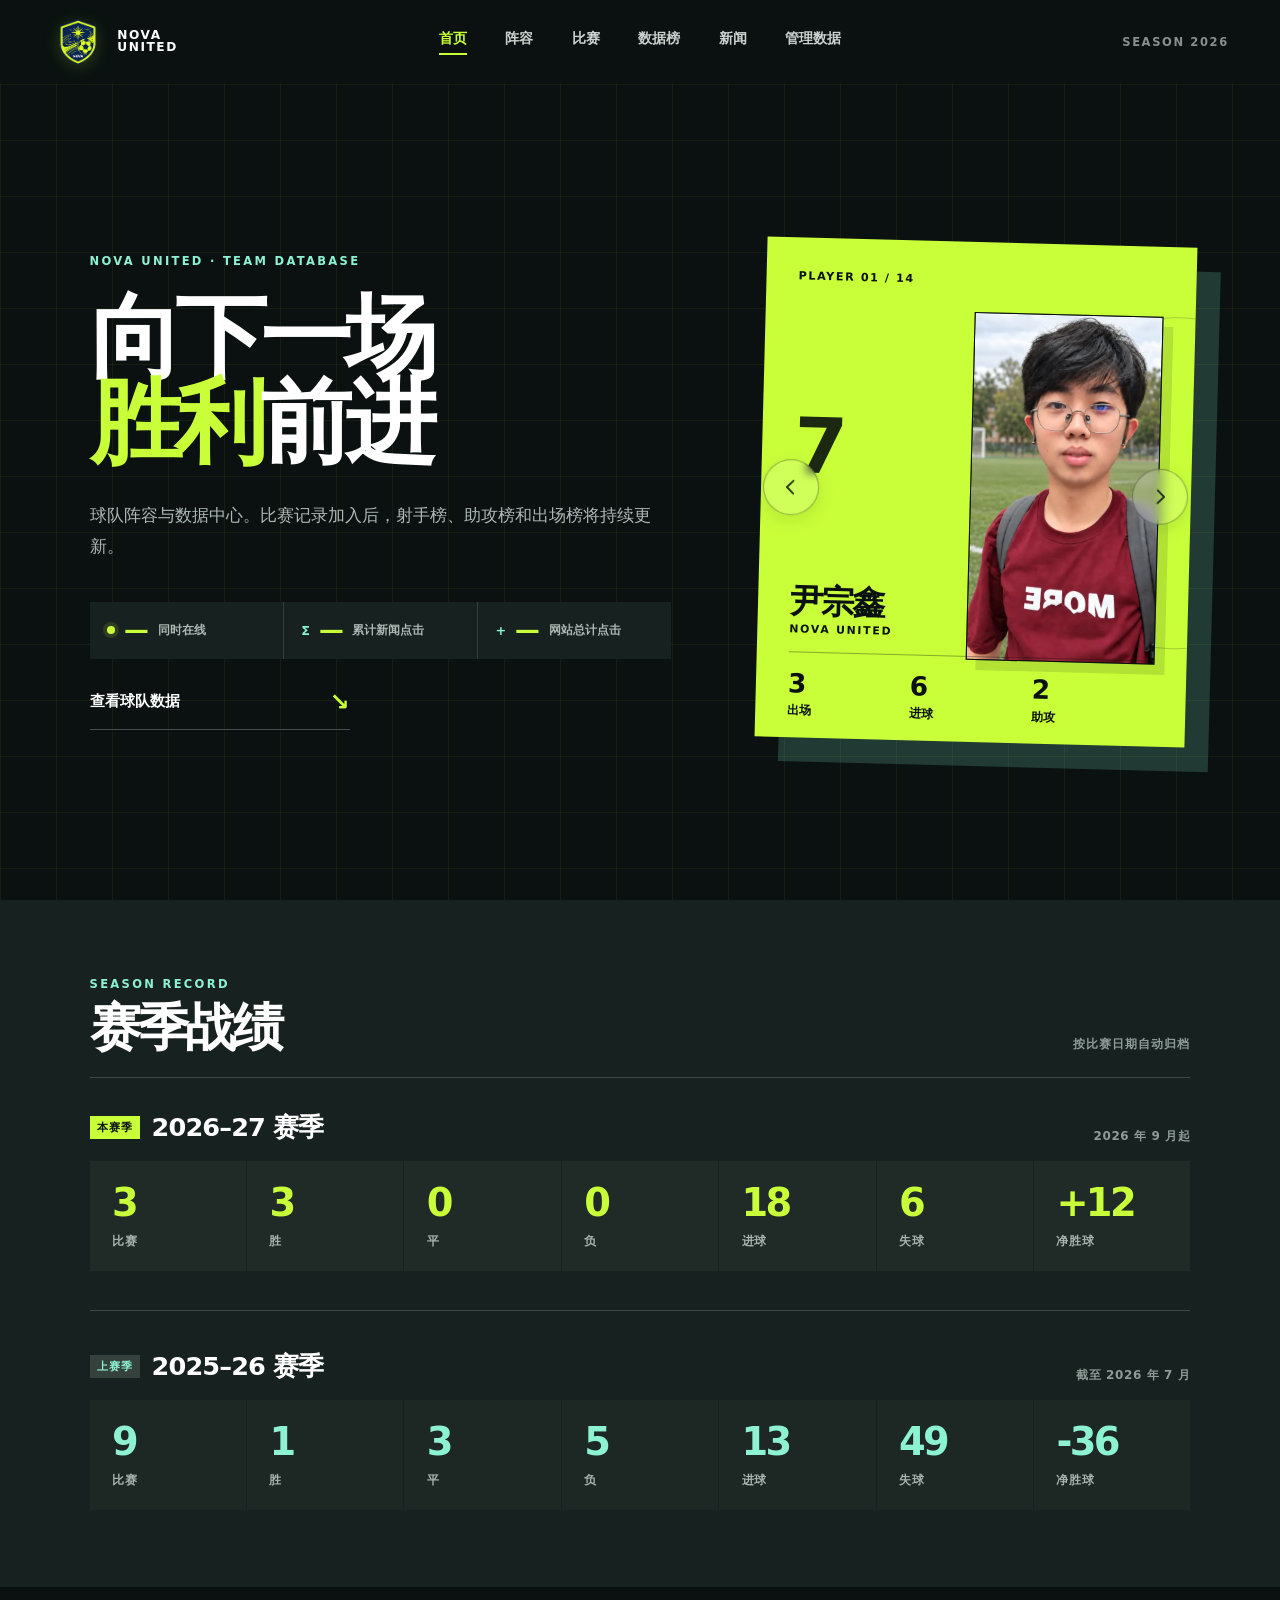
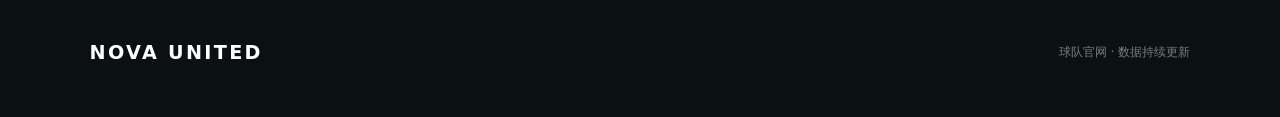
<file: index.html>
<!doctype html>
<html lang="zh-CN">
<head>
  <meta charset="utf-8">
  <meta name="viewport" content="width=device-width, initial-scale=1">
  <meta name="description" content="Nova United 球队官网">
  <title>Nova United · 首页</title>
  <link rel="icon" type="image/png" href="logo.png">
  <link rel="stylesheet" href="style.css?v=20260913-spotlight-controls-3">

  <style>
    .site-live-stats {
      background: #34403c;
      display: flex;
      gap: 1px;
      margin: 2rem 0 1.8rem;
      max-width: 660px;
    }
    .site-live-stat {
      align-items: center;
      background: var(--ink-soft);
      display: grid;
      flex: 1;
      gap: 0.55rem;
      grid-template-columns: auto auto 1fr;
      min-width: 0;
      padding: 1rem 1.1rem;
    }
    .site-live-stat strong {
      color: var(--lime);
      font-size: 1.55rem;
      line-height: 1;
    }
    .site-live-stat > span:last-child {
      color: #aeb8b4;
      font-size: 0.72rem;
      font-weight: 800;
      white-space: nowrap;
    }
    .live-indicator {
      background: var(--lime);
      border-radius: 50%;
      box-shadow: 0 0 0 4px rgba(200, 255, 57, 0.12);
      height: 8px;
      width: 8px;
    }
    .stat-symbol {
      color: var(--mint);
      font-size: 0.8rem;
      font-weight: 900;
    }
    @media (max-width: 600px) {
      .site-live-stats {
        display: grid;
        grid-template-columns: repeat(3, minmax(0, 1fr));
        max-width: none;
      }
      .site-live-stat {
        align-items: center;
        display: flex;
        flex-direction: column;
        gap: 0.38rem;
        justify-content: center;
        min-height: 96px;
        padding: 0.8rem 0.35rem;
        text-align: center;
      }
      .site-live-stat strong {
        font-size: 1.4rem;
      }
      .site-live-stat > span:last-child {
        font-size: 0.62rem;
        line-height: 1.25;
        white-space: normal;
      }
    }
  </style>
</head>
<body>
  <header class="site-header">
    <a class="brand" href="index.html" aria-label="Nova United 首页"><img class="brand-logo" src="logo.png" alt="Nova United 队徽"><span class="brand-name">NOVA<br>UNITED</span></a>
    <nav class="main-nav" aria-label="主导航">
      <a class="active" href="index.html" aria-current="page">首页</a>
      <a href="players.html">阵容</a>
      <a href="matches.html">比赛</a>
      <a href="stats.html">数据榜</a>
      <a href="news.html">新闻</a>
      <a href="admin.html">管理数据</a>
    </nav>
    <div class="season-tag">SEASON 2026</div>
  </header>
  <main>
    <section class="hero">
      <div class="hero-copy">
        <p class="eyebrow">NOVA UNITED · TEAM DATABASE</p>
        <h1>向下一场<br><span>胜利</span>前进</h1>
        <p class="hero-intro">球队阵容与数据中心。比赛记录加入后，射手榜、助攻榜和出场榜将持续更新。</p>

        <div class="site-live-stats" aria-label="网站实时数据">
          <div class="site-live-stat">
            <span class="live-indicator" aria-hidden="true"></span>
            <strong id="online-count">—</strong>
            <span>同时在线</span>
          </div>
          <div class="site-live-stat">
            <span class="stat-symbol" aria-hidden="true">Σ</span>
            <strong id="total-clicks">—</strong>
            <span>累计新闻点击</span>
          </div>
          <div class="site-live-stat">
            <span class="stat-symbol" aria-hidden="true">+</span>
            <strong id="site-clicks">—</strong>
            <span>网站总计点击</span>
          </div>
        </div>
        <a class="hero-link" href="stats.html">查看球队数据 <span aria-hidden="true">↘</span></a>
      </div>
      <aside class="spotlight" aria-label="焦点球员">
        <div class="spotlight-label">PLAYER 01</div>
        <button class="spotlight-nav spotlight-prev" id="spotlight-prev" type="button" aria-label="上一位球员">
          <svg viewBox="0 0 24 24" aria-hidden="true"><path d="M14.5 5 7.5 12l7 7"/></svg>
        </button>
        <button class="spotlight-nav spotlight-next" id="spotlight-next" type="button" aria-label="下一位球员">
          <svg viewBox="0 0 24 24" aria-hidden="true"><path d="m9.5 5 7 7-7 7"/></svg>
        </button>
        <div class="spotlight-main">
          <div class="spotlight-identity">
            <div class="player-number" id="hero-number">—</div>
            <div class="player-name"><p id="hero-name">等待球员数据</p><span>NOVA UNITED</span></div>
          </div>
          <div class="spotlight-photo" id="hero-photo-wrap">
            <img id="hero-photo" alt="" hidden>
            <span id="hero-photo-placeholder" aria-hidden="true">NU</span>
          </div>
        </div>
        <div class="spotlight-stats" id="hero-stats"></div>
      </aside>
    </section>
    <section class="season-overview" aria-labelledby="season-title">
      <div class="season-overview-heading">
        <div><p class="eyebrow">SEASON RECORD</p><h2 id="season-title">赛季战绩</h2></div>
        <p>按比赛日期自动归档</p>
      </div>
      <div class="season-record-sections">
        <section class="season-record-group current-season" aria-labelledby="current-season-title">
          <div class="season-record-group-heading">
            <div><span class="season-status">本赛季</span><h3 id="current-season-title">2026–27 赛季</h3></div>
            <p>2026 年 9 月起</p>
          </div>
          <div class="season-record-grid" id="current-season-record-grid" aria-live="polite"></div>
        </section>
        <section class="season-record-group previous-season" aria-labelledby="previous-season-title">
          <div class="season-record-group-heading">
            <div><span class="season-status season-status-previous">上赛季</span><h3 id="previous-season-title">2025–26 赛季</h3></div>
            <p>截至 2026 年 7 月</p>
          </div>
          <div class="season-record-grid" id="previous-season-record-grid" aria-live="polite"></div>
        </section>
      </div>
    </section>
  </main>
  <footer><div class="footer-brand">NOVA UNITED</div><p>球队官网 · 数据持续更新</p></footer>
  <script src="data.js?v=20260914-season-numbers-4"></script>
  <script src="app.js?v=20261022-forecast-metrics"></script>


</body>
</html>
</file>
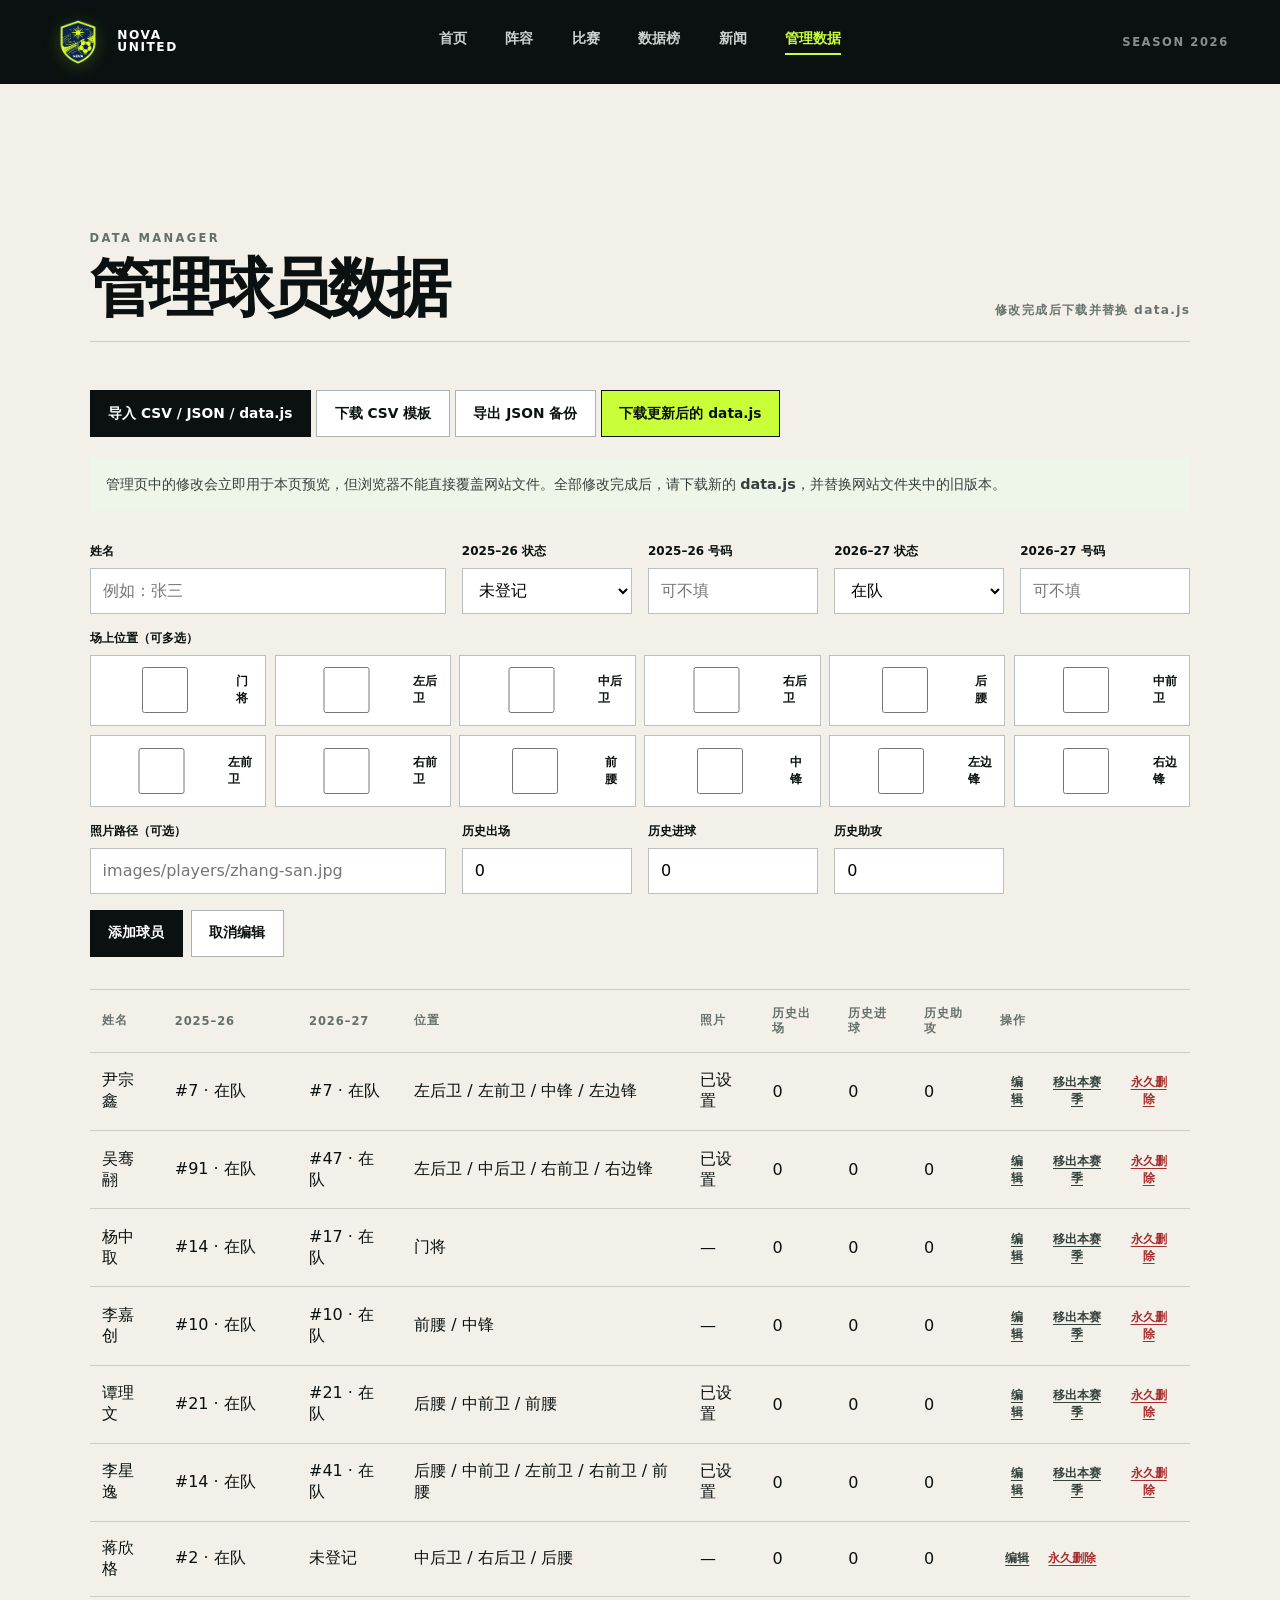
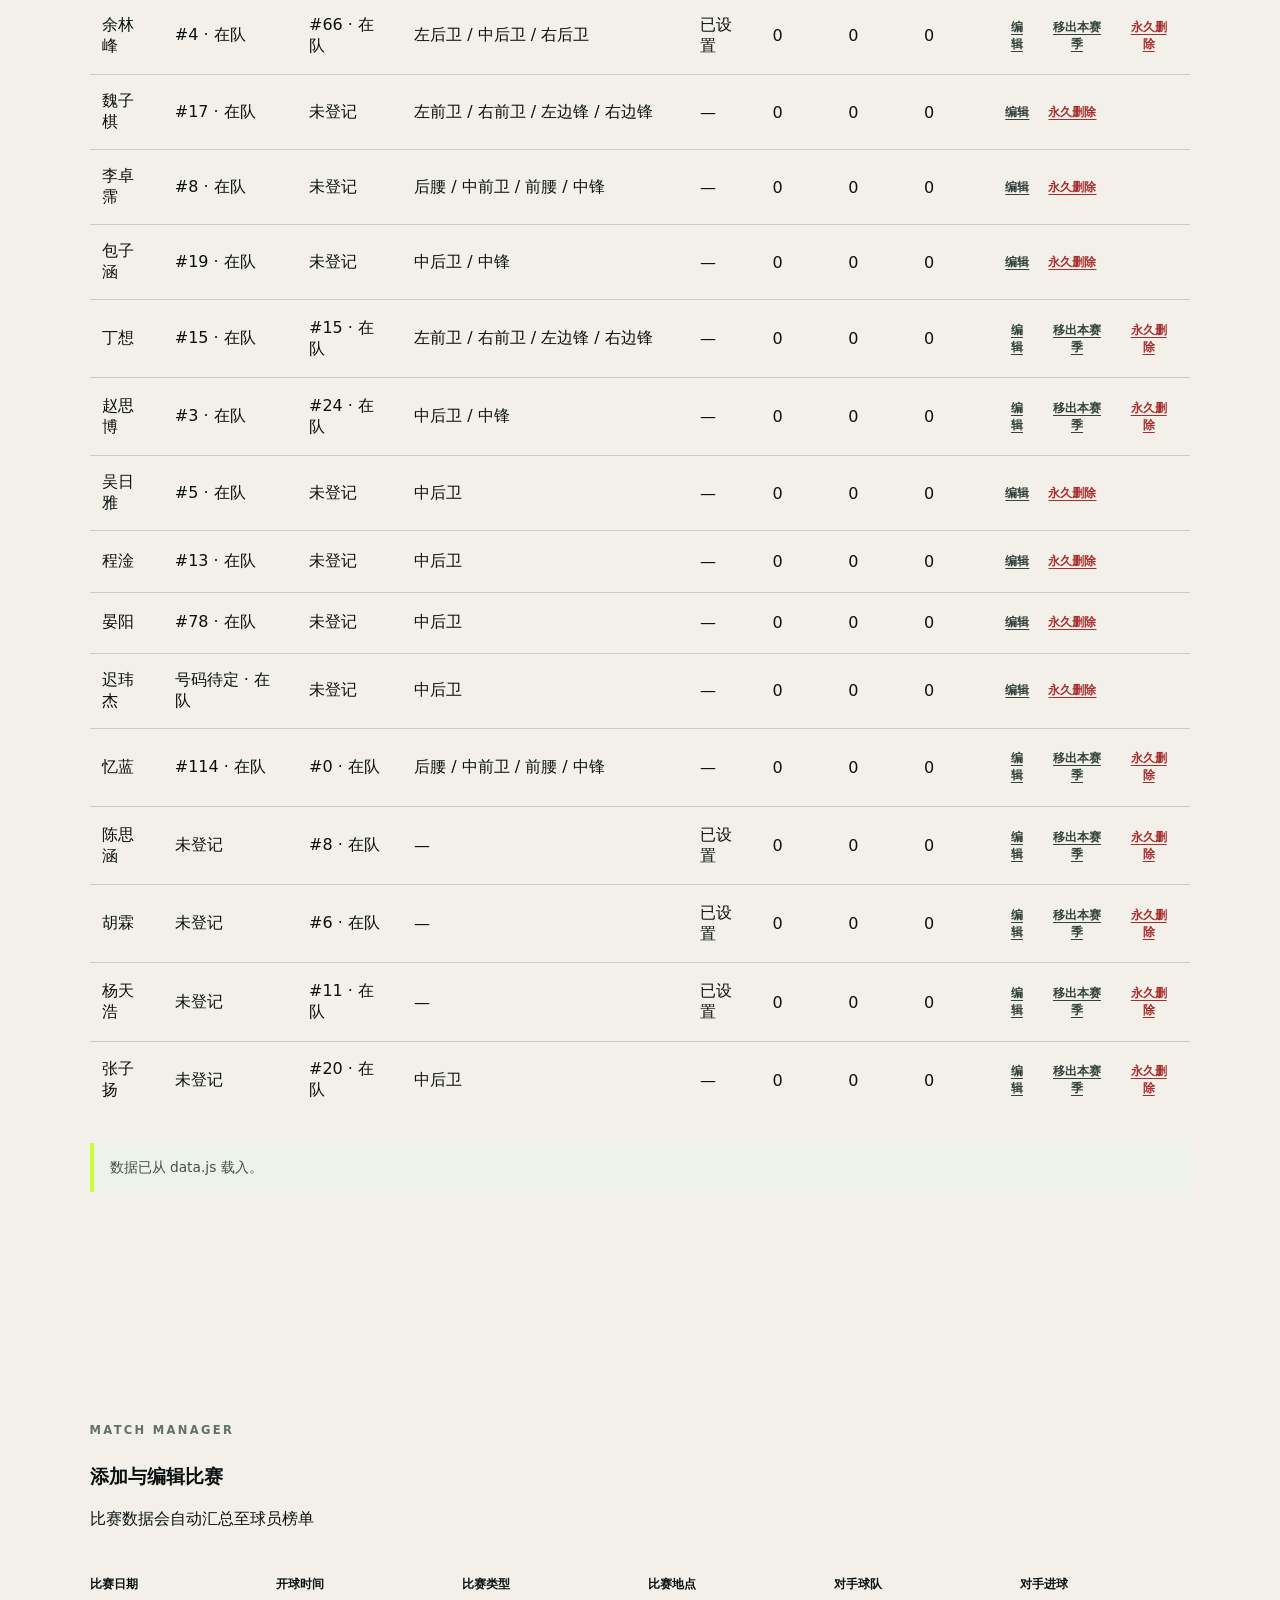
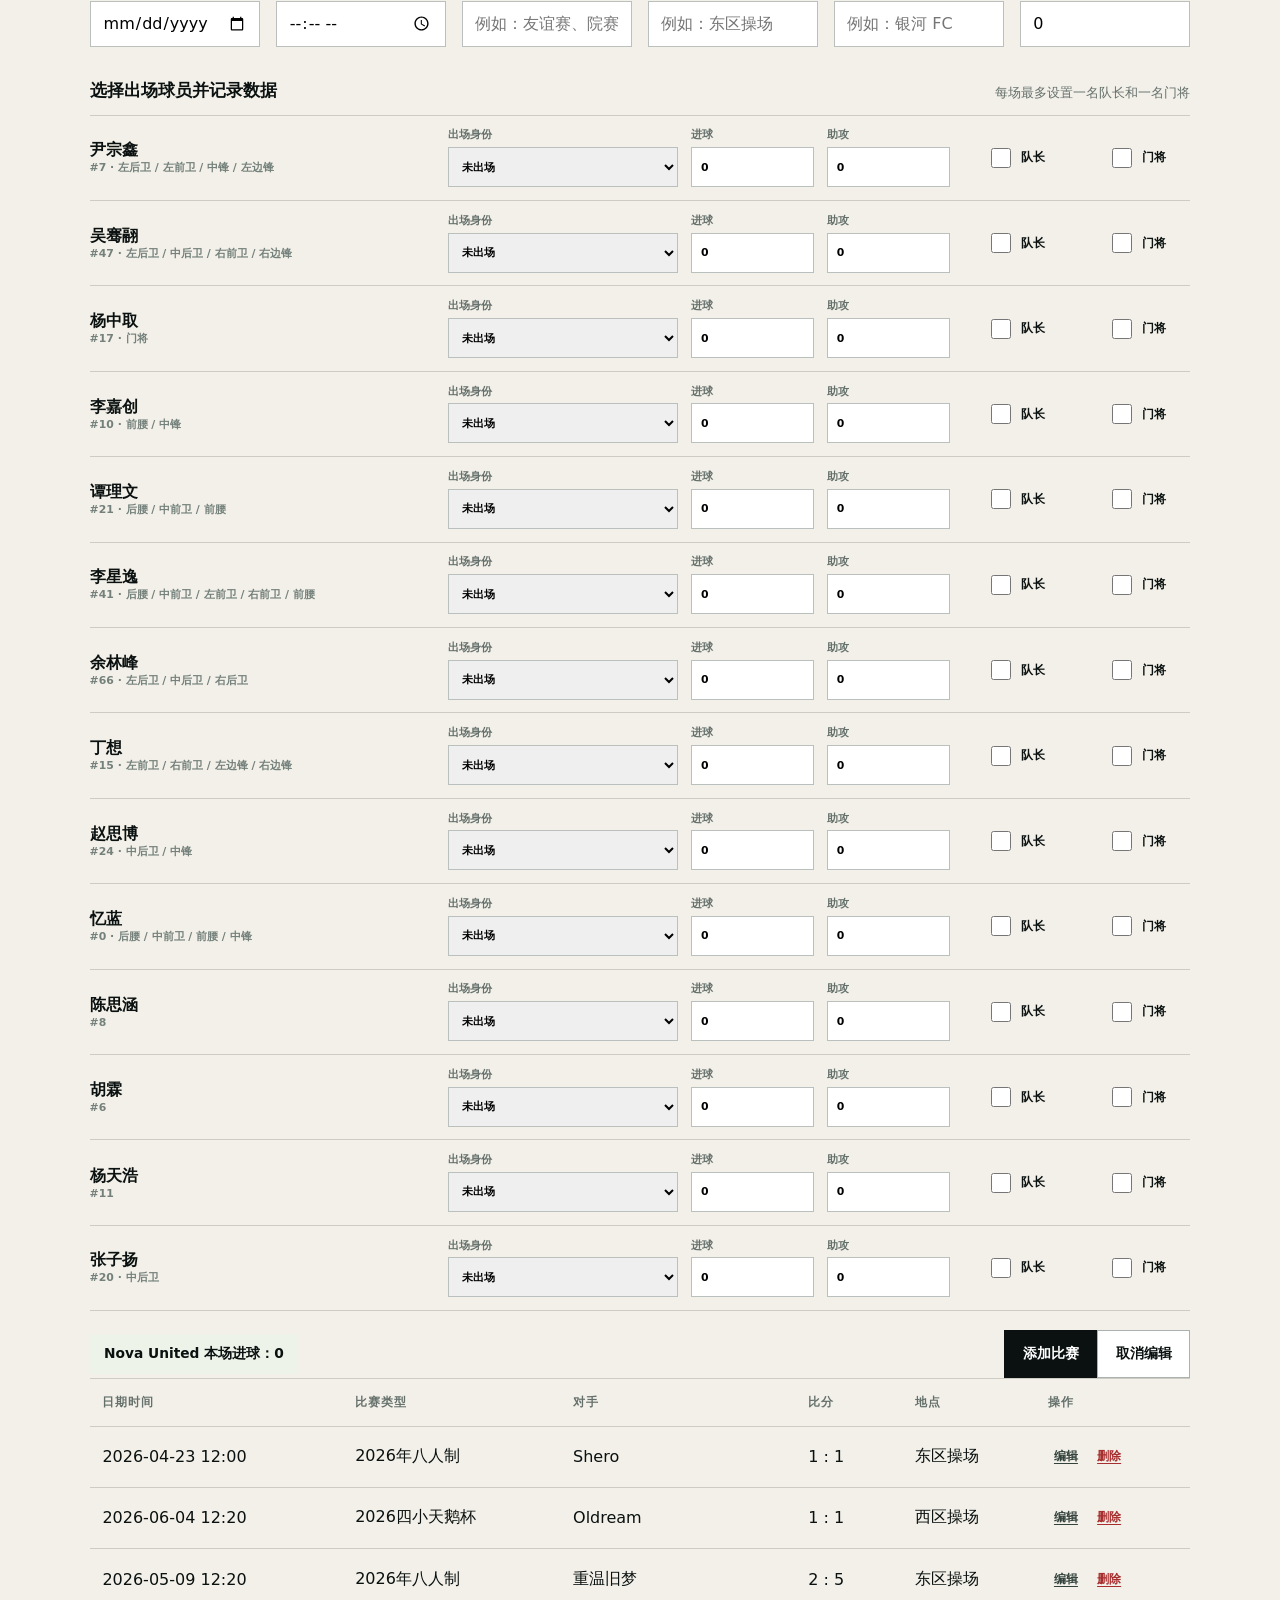
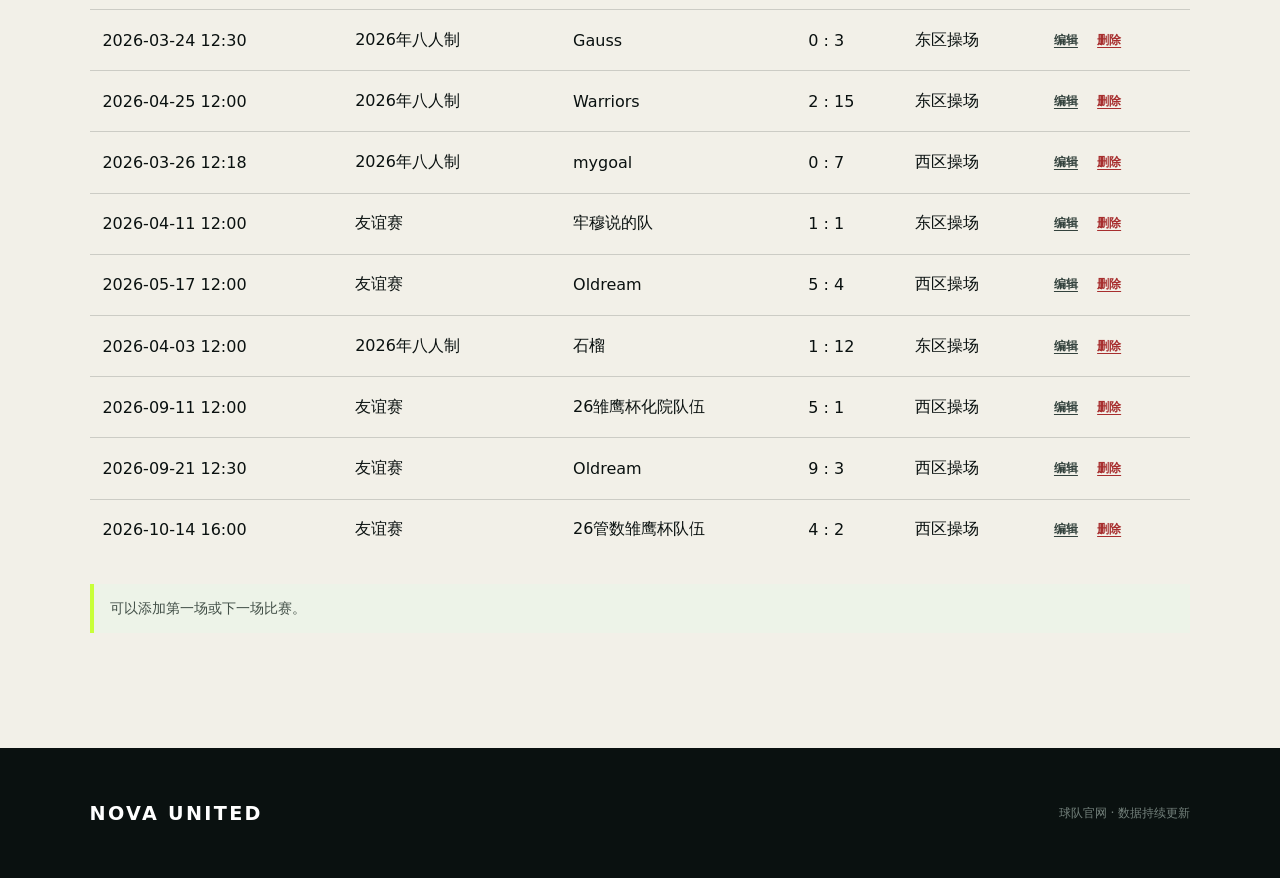
<file: admin.html>
<!doctype html>
<html lang="zh-CN">
<head>
  <meta charset="utf-8">
  <meta name="viewport" content="width=device-width, initial-scale=1">
  <meta name="description" content="Nova United 数据管理">
  <title>Nova United · 管理数据</title>
  <link rel="icon" type="image/png" href="logo.png">
  <link rel="stylesheet" href="style.css">
</head>
<body>
  <header class="site-header">
    <a class="brand" href="index.html" aria-label="Nova United 首页"><img class="brand-logo" src="logo.png" alt="Nova United 队徽"><span class="brand-name">NOVA<br>UNITED</span></a>
    <nav class="main-nav" aria-label="主导航">
      <a href="index.html">首页</a><a href="players.html">阵容</a><a href="matches.html">比赛</a><a href="stats.html">数据榜</a><a href="news.html">新闻</a><a class="active" href="admin.html" aria-current="page">管理数据</a>
    </nav>
    <div class="season-tag">SEASON 2026</div>
  </header>
  <main class="page-main">
    <section class="section manage-section">
      <div class="section-heading"><div><p class="eyebrow">DATA MANAGER</p><h2>管理球员数据</h2></div><p class="section-note">修改完成后下载并替换 data.js</p></div>
      <div class="manager-toolbar">
        <label class="button button-primary" for="data-file">导入 CSV / JSON / data.js</label>
        <input id="data-file" class="visually-hidden" type="file" accept=".csv,.json,.js,text/csv,application/json,text/javascript">
        <button class="button" id="download-template" type="button">下载 CSV 模板</button>
        <button class="button" id="export-json" type="button">导出 JSON 备份</button>
        <button class="button button-accent" id="export-data" type="button">下载更新后的 data.js</button>
      </div>
      <p class="save-notice">管理页中的修改会立即用于本页预览，但浏览器不能直接覆盖网站文件。全部修改完成后，请下载新的 <b>data.js</b>，并替换网站文件夹中的旧版本。</p>
      <form class="player-form" id="player-form">
        <div class="form-field form-name"><label for="player-name">姓名</label><input id="player-name" name="name" required placeholder="例如：张三"></div>
        <div class="form-field"><label for="previous-status">2025–26 状态</label><select id="previous-status" name="previousStatus"><option value="not_registered">未登记</option><option value="active">在队</option><option value="departed">离队</option></select></div>
        <div class="form-field"><label for="previous-number">2025–26 号码</label><input id="previous-number" name="previousNumber" type="number" min="0" placeholder="可不填"></div>
        <div class="form-field"><label for="current-status">2026–27 状态</label><select id="current-status" name="currentStatus"><option value="active" selected>在队</option><option value="departed">离队</option><option value="not_registered">未登记</option></select></div>
        <div class="form-field"><label for="current-number">2026–27 号码</label><input id="current-number" name="currentNumber" type="number" min="0" placeholder="可不填"></div>
        <fieldset class="form-field form-positions">
          <legend>场上位置（可多选）</legend>
          <div class="position-options" id="player-positions">
            <label><input name="positions" type="checkbox" value="门将">门将</label>
            <label><input name="positions" type="checkbox" value="左后卫">左后卫</label>
            <label><input name="positions" type="checkbox" value="中后卫">中后卫</label>
            <label><input name="positions" type="checkbox" value="右后卫">右后卫</label>
            <label><input name="positions" type="checkbox" value="后腰">后腰</label>
            <label><input name="positions" type="checkbox" value="中前卫">中前卫</label>
            <label><input name="positions" type="checkbox" value="左前卫">左前卫</label>
            <label><input name="positions" type="checkbox" value="右前卫">右前卫</label>
            <label><input name="positions" type="checkbox" value="前腰">前腰</label>
            <label><input name="positions" type="checkbox" value="中锋">中锋</label>
            <label><input name="positions" type="checkbox" value="左边锋">左边锋</label>
            <label><input name="positions" type="checkbox" value="右边锋">右边锋</label>
          </div>
        </fieldset>
        <div class="form-field form-photo"><label for="player-photo">照片路径（可选）</label><input id="player-photo" name="photo" placeholder="images/players/zhang-san.jpg"></div>
        <div class="form-field"><label for="player-appearances">历史出场</label><input id="player-appearances" name="appearances" type="number" min="0" value="0" required></div>
        <div class="form-field"><label for="player-goals">历史进球</label><input id="player-goals" name="goals" type="number" min="0" value="0" required></div>
        <div class="form-field"><label for="player-assists">历史助攻</label><input id="player-assists" name="assists" type="number" min="0" value="0" required></div>
        <div class="form-actions form-submit"><button class="button button-primary" id="save-player" type="submit">添加球员</button><button class="button" id="cancel-edit" type="button" hidden>取消编辑</button></div>
      </form>
      <div class="table-wrap"><table class="manager-table"><thead><tr><th>姓名</th><th>2025–26</th><th>2026–27</th><th>位置</th><th>照片</th><th>历史出场</th><th>历史进球</th><th>历史助攻</th><th>操作</th></tr></thead><tbody id="manager-player-list"></tbody></table></div>
      <p class="manager-status" id="manager-status" role="status" aria-live="polite">数据已从 data.js 载入。</p>
    </section>
    <section class="section manage-section match-manager-section">
      <div class="manager-title-row"><div><p class="eyebrow">MATCH MANAGER</p><h3>添加与编辑比赛</h3></div><p>比赛数据会自动汇总至球员榜单</p></div>
      <form class="match-form" id="match-form">
        <div class="match-basic-fields">
          <div class="form-field"><label for="match-date">比赛日期</label><input id="match-date" name="date" type="date" required></div>
          <div class="form-field"><label for="match-time">开球时间</label><input id="match-time" name="time" type="time"></div>
          <div class="form-field"><label for="match-type">比赛类型</label><input id="match-type" name="matchType" placeholder="例如：友谊赛、院赛"></div>
          <div class="form-field"><label for="match-venue">比赛地点</label><input id="match-venue" name="venue" placeholder="例如：东区操场"></div>
          <div class="form-field"><label for="match-opponent">对手球队</label><input id="match-opponent" name="opponent" required placeholder="例如：银河 FC"></div>
          <div class="form-field"><label for="opponent-goals">对手进球</label><input id="opponent-goals" name="opponentGoals" type="number" min="0" value="0" required></div>
        </div>
        <div class="lineup-heading"><h4>选择出场球员并记录数据</h4><p>每场最多设置一名队长和一名门将</p></div>
        <div class="lineup-editor" id="lineup-editor"></div>
        <div class="match-form-footer"><div class="auto-score">Nova United 本场进球：<strong id="calculated-team-goals">0</strong></div><div><button class="button button-primary" id="save-match" type="submit">添加比赛</button><button class="button" id="cancel-match-edit" type="button" hidden>取消编辑</button></div></div>
      </form>
      <div class="table-wrap"><table class="manager-table"><thead><tr><th>日期时间</th><th>比赛类型</th><th>对手</th><th>比分</th><th>地点</th><th>操作</th></tr></thead><tbody id="manager-match-list"></tbody></table></div>
      <p class="manager-status" id="match-status" role="status" aria-live="polite">可以添加第一场或下一场比赛。</p>
    </section>
  </main>
  <footer><div class="footer-brand">NOVA UNITED</div><p>球队官网 · 数据持续更新</p></footer>
  <script src="data.js?v=20260914-season-numbers-4"></script><script src="app.js?v=20260911-season-roster-5"></script>
</body>
</html>
</file>
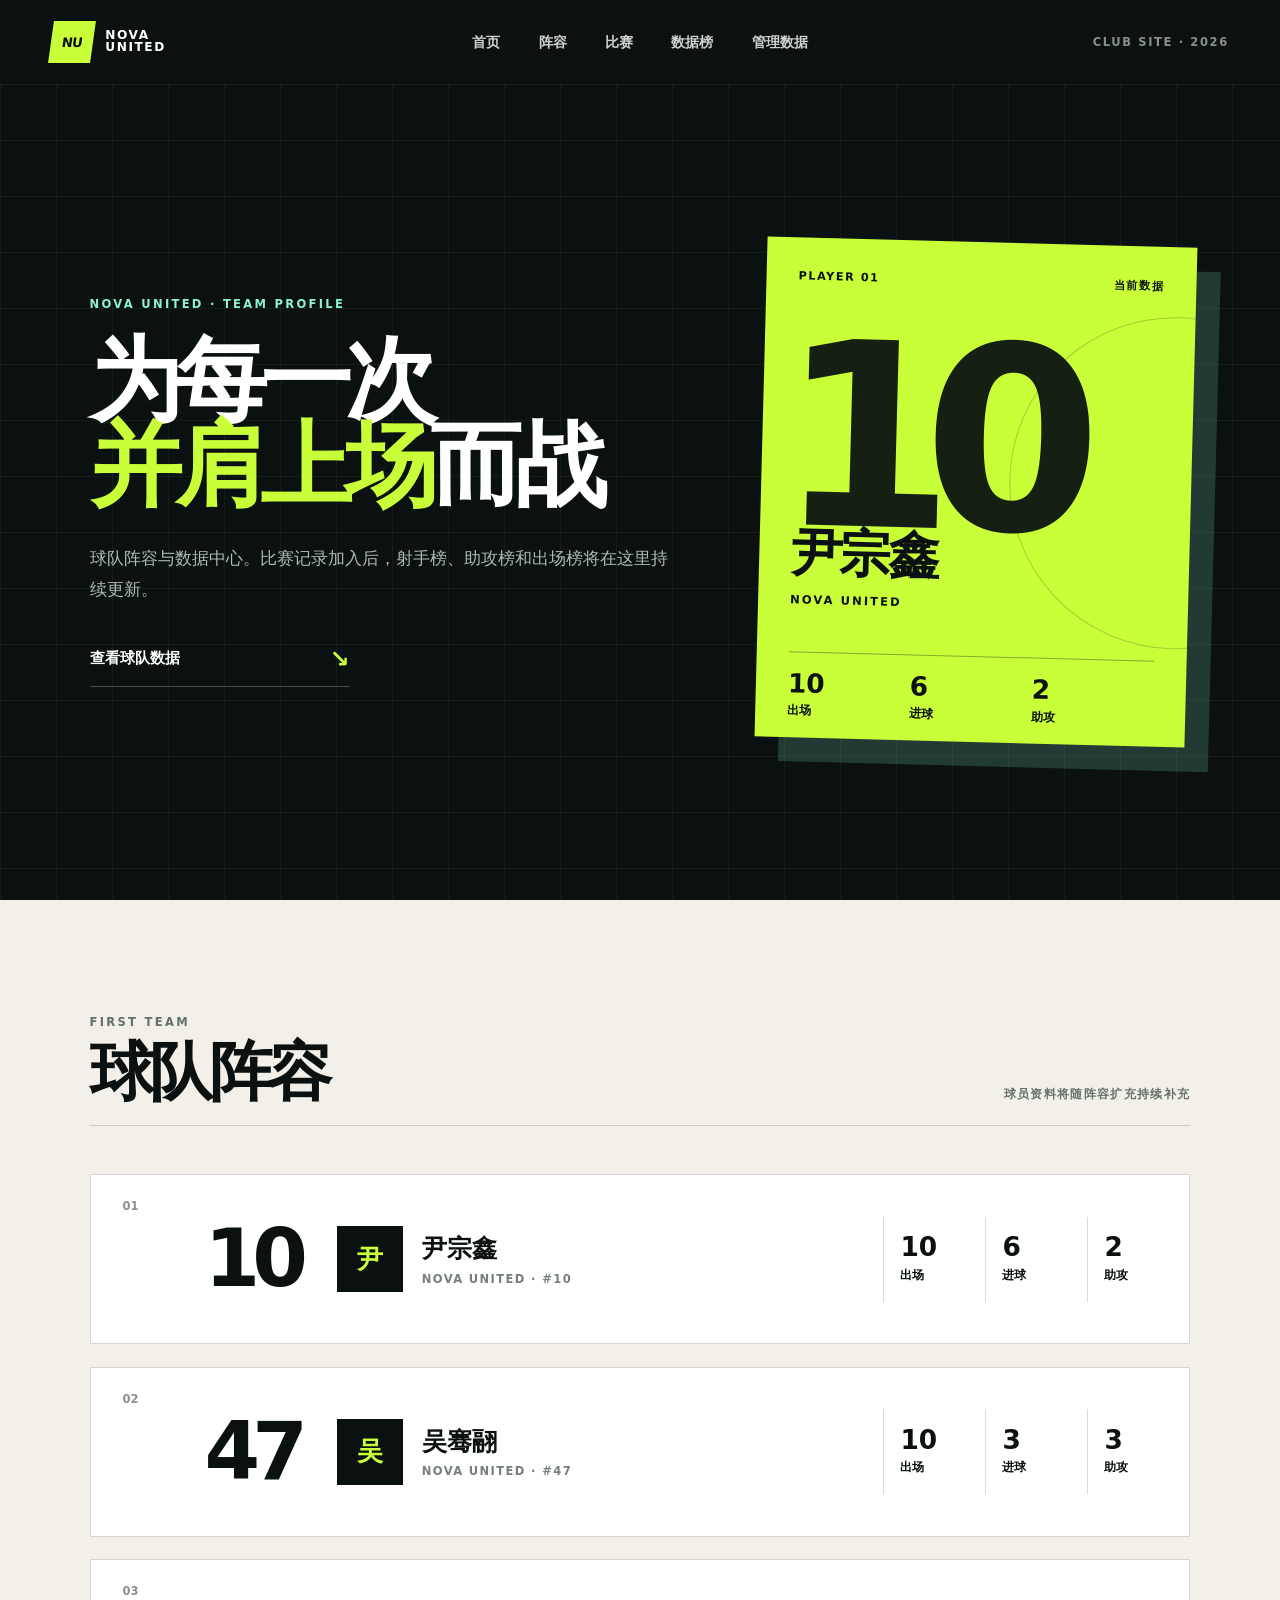
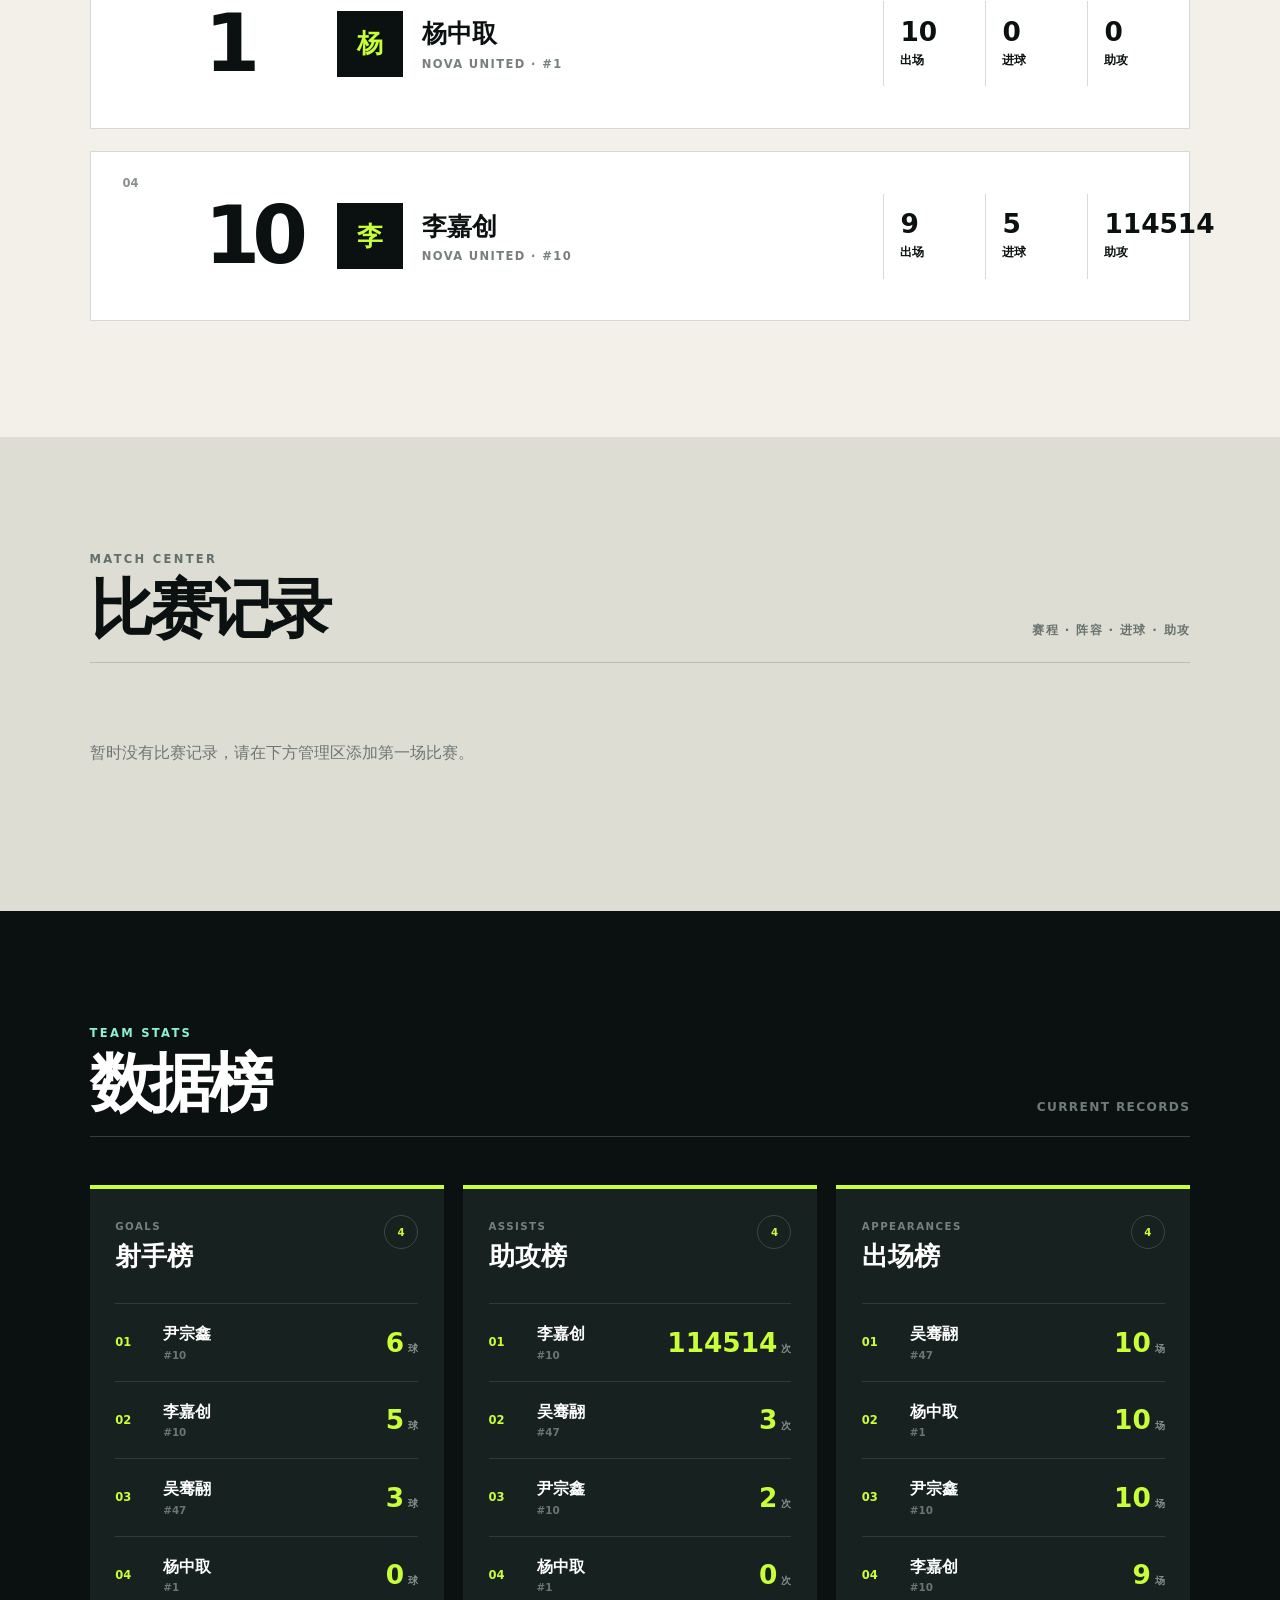
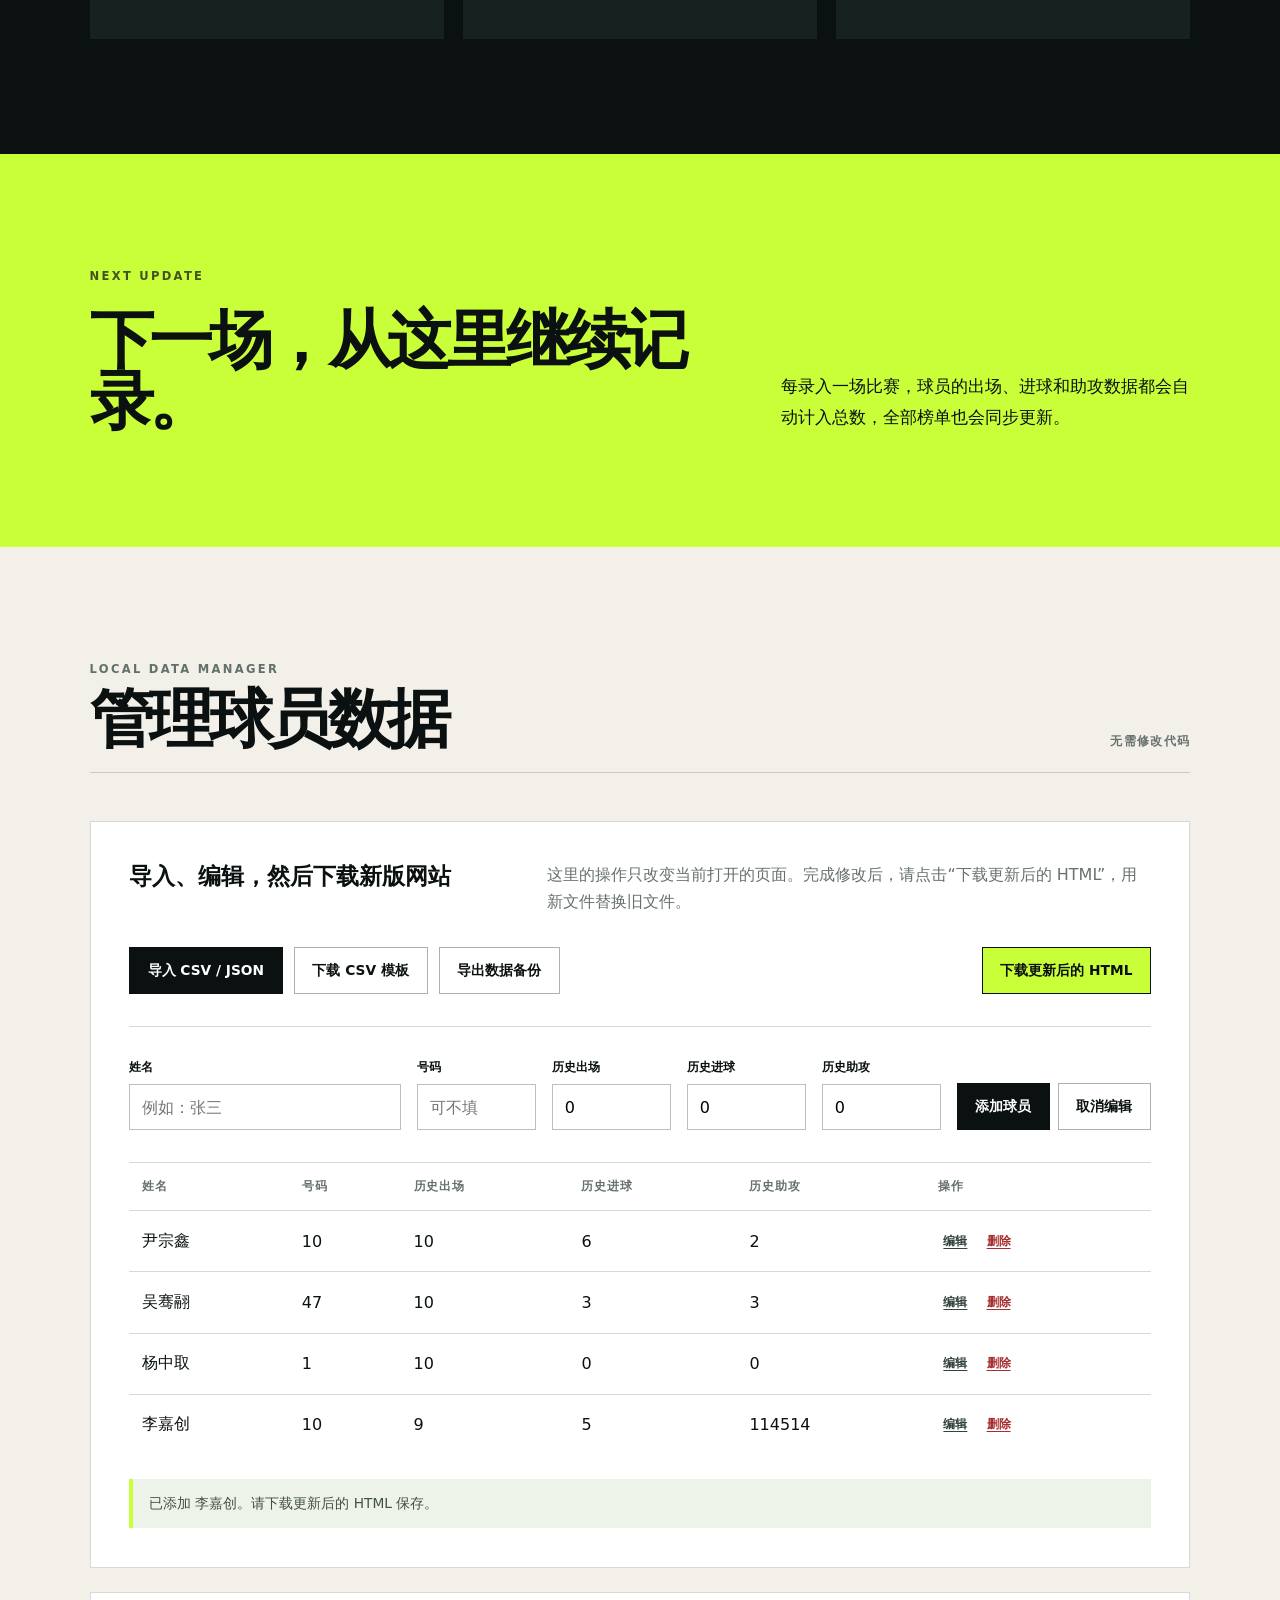
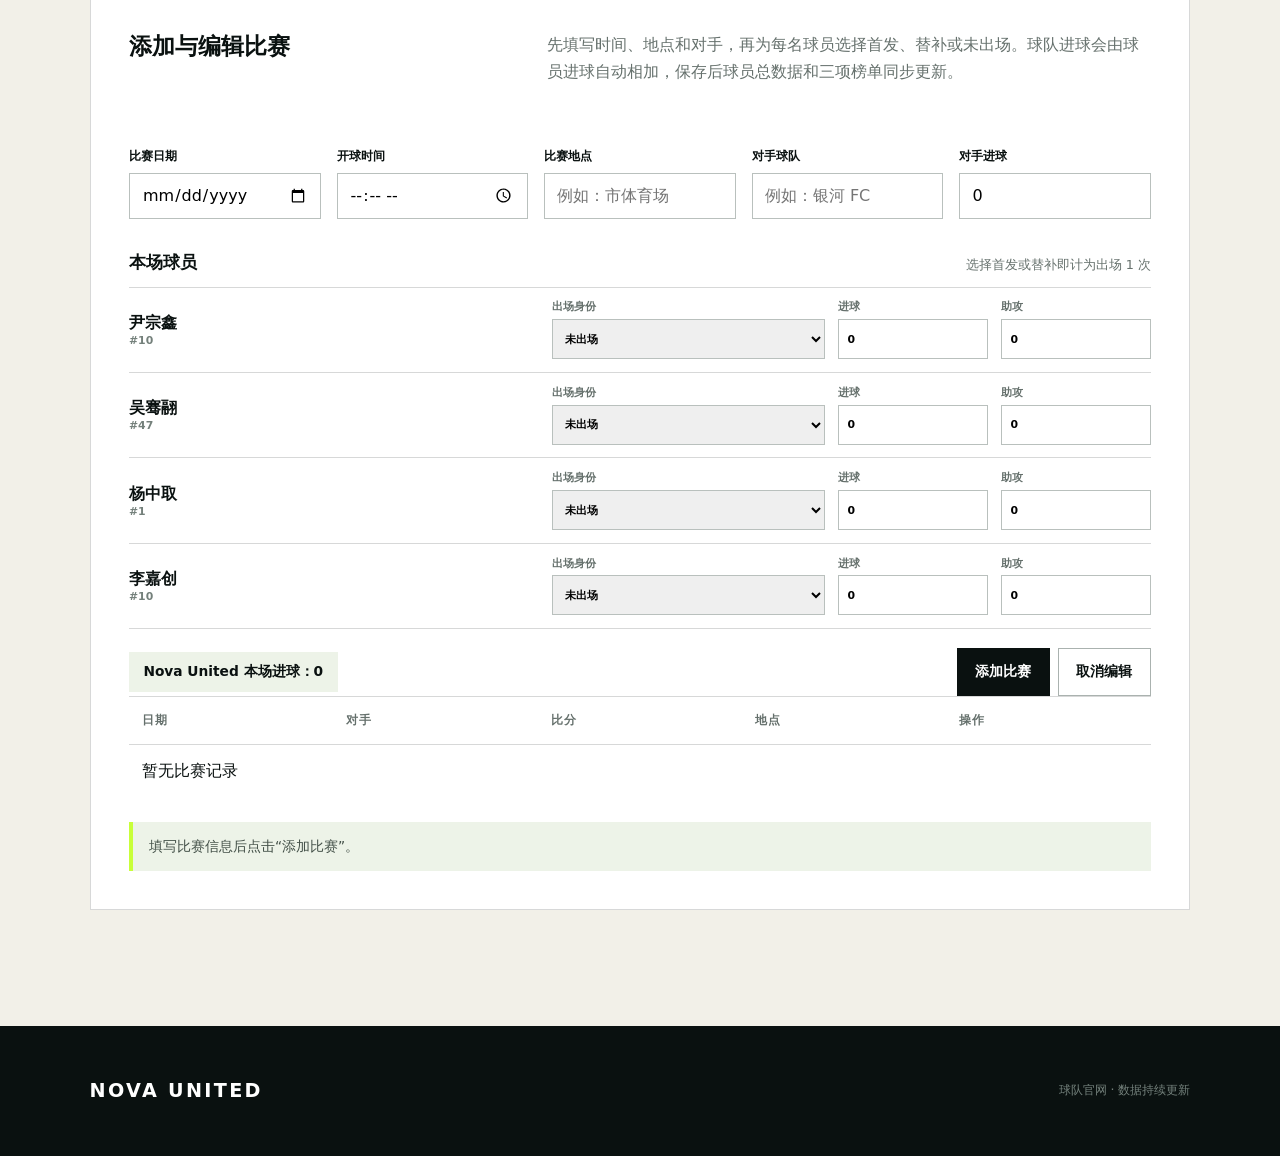
<file: index (1).html>
<!doctype html>
<html lang="zh-CN"><head>
    <meta charset="UTF-8">
    <meta name="viewport" content="width=device-width, initial-scale=1.0">
    <meta name="theme-color" content="#0a1110">
    <meta name="description" content="Nova United 球队官网：阵容、比赛记录、射手榜、助攻榜与出场数据。">
    <title>Nova United｜球队官网</title>
    <style>
      :root {
        --ink: #0a1110;
        --ink-soft: #17211f;
        --paper: #f2f0e8;
        --paper-dark: #deddd4;
        --lime: #c8ff39;
        --mint: #8df2d1;
        --line: rgba(10, 17, 16, 0.16);
      }
      
      * {
        box-sizing: border-box;
      }
      
      html {
        scroll-behavior: smooth;
      }
      
      body {
        margin: 0;
        background: var(--paper);
        color: var(--ink);
        font-family: "Segoe UI", "Microsoft YaHei", system-ui, sans-serif;
        min-width: 320px;
      }
      
      a {
        color: inherit;
        text-decoration: none;
      }
      
      .site-header {
        align-items: center;
        background: var(--ink);
        color: white;
        display: grid;
        grid-template-columns: 1fr auto 1fr;
        min-height: 84px;
        padding: 0 4vw;
        position: sticky;
        top: 0;
        z-index: 20;
      }
      
      .brand {
        align-items: center;
        display: flex;
        gap: 12px;
        width: max-content;
      }
      
      .brand-mark {
        align-items: center;
        background: var(--lime);
        color: var(--ink);
        display: flex;
        font-size: 0.82rem;
        font-weight: 900;
        height: 42px;
        justify-content: center;
        letter-spacing: -0.06em;
        transform: skew(-8deg);
        width: 42px;
      }
      
      .brand-name {
        font-size: 0.76rem;
        font-weight: 900;
        letter-spacing: 0.13em;
        line-height: 0.95;
      }
      
      .main-nav {
        display: flex;
        gap: 2.4rem;
      }
      
      .main-nav a {
        color: #cbd1ce;
        font-size: 0.9rem;
        font-weight: 700;
        transition: color 160ms ease;
      }
      
      .main-nav a:hover,
      .main-nav a:focus-visible {
        color: var(--lime);
      }
      
      .season-tag {
        color: #87908d;
        font-size: 0.72rem;
        font-weight: 800;
        justify-self: end;
        letter-spacing: 0.14em;
      }
      
      .hero {
        background:
          linear-gradient(90deg, rgba(200, 255, 57, 0.06) 1px, transparent 1px),
          linear-gradient(rgba(200, 255, 57, 0.06) 1px, transparent 1px),
          var(--ink);
        background-size: 56px 56px;
        color: white;
        display: grid;
        gap: 7vw;
        grid-template-columns: minmax(0, 1.15fr) minmax(330px, 0.85fr);
        min-height: calc(100vh - 84px);
        overflow: hidden;
        padding: clamp(4rem, 8vw, 8rem) 7vw;
      }
      
      .hero-copy {
        align-self: center;
      }
      
      .eyebrow {
        color: #61706b;
        font-size: 0.72rem;
        font-weight: 900;
        letter-spacing: 0.2em;
        margin: 0 0 1.7rem;
        text-transform: uppercase;
      }
      
      .hero .eyebrow {
        color: var(--mint);
      }
      
      .hero h1 {
        font-size: clamp(3.3rem, 7.2vw, 7.4rem);
        letter-spacing: -0.075em;
        line-height: 0.92;
        margin: 0;
        max-width: 900px;
      }
      
      .hero h1 span {
        color: var(--lime);
      }
      
      .hero-intro {
        color: #aeb8b4;
        font-size: clamp(1rem, 1.35vw, 1.2rem);
        line-height: 1.8;
        margin: 2.2rem 0 2.5rem;
        max-width: 610px;
      }
      
      .hero-link {
        align-items: center;
        border-bottom: 1px solid #45504d;
        display: flex;
        font-size: 0.92rem;
        font-weight: 800;
        justify-content: space-between;
        max-width: 260px;
        padding: 0 0 0.85rem;
      }
      
      .hero-link span {
        color: var(--lime);
        font-size: 1.5rem;
      }
      
      .spotlight {
        align-self: center;
        background: var(--lime);
        box-shadow: 24px 24px 0 rgba(141, 242, 209, 0.18);
        color: var(--ink);
        min-height: 500px;
        overflow: hidden;
        padding: 2rem;
        position: relative;
        transform: rotate(1.5deg);
      }
      
      .spotlight::after {
        border: 1px solid rgba(10, 17, 16, 0.2);
        border-radius: 50%;
        content: "";
        height: 330px;
        position: absolute;
        right: -150px;
        top: 70px;
        width: 330px;
      }
      
      .spotlight-top {
        display: flex;
        font-size: 0.7rem;
        font-weight: 900;
        justify-content: space-between;
        letter-spacing: 0.14em;
        text-transform: uppercase;
      }
      
      .player-number {
        font-size: clamp(11rem, 20vw, 19rem);
        font-weight: 900;
        left: 1rem;
        letter-spacing: -0.13em;
        line-height: 0.85;
        opacity: 0.94;
        position: absolute;
        top: 90px;
      }
      
      .spotlight-name {
        bottom: 130px;
        position: absolute;
        z-index: 2;
      }
      
      .spotlight-name p {
        font-size: clamp(2rem, 4vw, 3.5rem);
        font-weight: 900;
        letter-spacing: -0.05em;
        margin: 0;
      }
      
      .spotlight-name span {
        font-size: 0.72rem;
        font-weight: 900;
        letter-spacing: 0.18em;
      }
      
      .spotlight-stats {
        border-top: 1px solid rgba(10, 17, 16, 0.35);
        bottom: 0;
        display: grid;
        grid-template-columns: repeat(3, 1fr);
        left: 2rem;
        position: absolute;
        right: 2rem;
      }
      
      .spotlight-stats div,
      .card-stats div {
        display: flex;
        flex-direction: column;
        padding: 1.1rem 0;
      }
      
      .spotlight-stats strong,
      .card-stats strong {
        font-size: 1.65rem;
        line-height: 1;
      }
      
      .spotlight-stats span,
      .card-stats span {
        font-size: 0.75rem;
        font-weight: 700;
        margin-top: 0.4rem;
      }
      
      .section {
        padding: clamp(5rem, 9vw, 9rem) 7vw;
      }
      
      .section-heading {
        align-items: end;
        border-bottom: 1px solid var(--line);
        display: flex;
        justify-content: space-between;
        margin-bottom: 3rem;
        padding-bottom: 1.4rem;
      }
      
      .section-heading .eyebrow {
        margin-bottom: 0.8rem;
      }
      
      .section-heading h2,
      .next-section h2 {
        font-size: clamp(2.8rem, 5vw, 5.5rem);
        letter-spacing: -0.07em;
        line-height: 0.95;
        margin: 0;
      }
      
      .section-note {
        color: #68736f;
        font-size: 0.76rem;
        font-weight: 800;
        letter-spacing: 0.11em;
        margin: 0;
      }
      
      .player-grid {
        display: grid;
        gap: 1.4rem;
      }
      
      .player-card {
        align-items: center;
        background: white;
        border: 1px solid var(--line);
        display: grid;
        gap: 2rem;
        grid-template-columns: 50px 100px 1fr auto;
        min-height: 170px;
        padding: 1.5rem 2rem;
      }
      
      .card-index {
        align-self: start;
        color: #89918f;
        font-size: 0.72rem;
        font-weight: 900;
      }
      
      .card-number {
        color: var(--ink);
        font-size: 5rem;
        font-weight: 900;
        letter-spacing: -0.1em;
        line-height: 1;
      }
      
      .card-identity {
        align-items: center;
        display: flex;
        gap: 1.2rem;
      }
      
      .player-avatar {
        align-items: center;
        background: var(--ink);
        color: var(--lime);
        display: flex;
        font-size: 1.6rem;
        font-weight: 900;
        height: 66px;
        justify-content: center;
        width: 66px;
      }
      
      .card-identity h3 {
        font-size: 1.55rem;
        margin: 0 0 0.4rem;
      }
      
      .card-identity p {
        color: #77807d;
        font-size: 0.72rem;
        font-weight: 800;
        letter-spacing: 0.12em;
        margin: 0;
      }
      
      .card-stats {
        display: grid;
        gap: 2rem;
        grid-template-columns: repeat(3, 70px);
      }
      
      .card-stats div {
        border-left: 1px solid var(--line);
        padding-left: 1rem;
      }
      
      .rankings-section {
        background: var(--ink);
        color: white;
      }

      .matches-section {
        background: var(--paper-dark);
      }

      .match-grid {
        display: grid;
        gap: 1.2rem;
        grid-template-columns: repeat(2, minmax(0, 1fr));
      }

      .match-card {
        background: white;
        border: 1px solid var(--line);
        border-top: 5px solid var(--ink);
        padding: 1.5rem;
      }

      .match-card[data-result="win"] { border-top-color: #68a600; }
      .match-card[data-result="draw"] { border-top-color: #d39b00; }
      .match-card[data-result="loss"] { border-top-color: #b53a3a; }

      .match-meta,
      .match-scoreline,
      .match-detail-row {
        display: flex;
        justify-content: space-between;
      }

      .match-meta {
        color: #69736f;
        font-size: 0.75rem;
        font-weight: 800;
        gap: 1rem;
        letter-spacing: 0.04em;
      }

      .match-result {
        color: var(--ink);
        font-weight: 900;
      }

      .match-scoreline {
        align-items: center;
        border-bottom: 1px solid var(--line);
        gap: 1rem;
        margin: 1.3rem 0;
        padding-bottom: 1.3rem;
      }

      .match-scoreline h3 {
        font-size: 1.35rem;
        margin: 0;
      }

      .match-score {
        background: var(--ink);
        color: var(--lime);
        flex: 0 0 auto;
        font-size: 1.7rem;
        font-weight: 900;
        padding: 0.55rem 0.8rem;
      }

      .match-details {
        display: grid;
        gap: 0.85rem;
      }

      .match-detail-row {
        align-items: flex-start;
        gap: 1rem;
        line-height: 1.55;
      }

      .match-detail-row b {
        flex: 0 0 4.5rem;
        font-size: 0.78rem;
      }

      .match-detail-row span {
        color: #56615d;
        font-size: 0.85rem;
        text-align: right;
      }
      
      .light-heading {
        border-color: #34403c;
      }
      
      .light-heading .eyebrow {
        color: var(--mint);
      }
      
      .light-heading .section-note {
        color: #6f7b77;
      }
      
      .ranking-grid {
        display: grid;
        gap: 1.2rem;
        grid-template-columns: repeat(3, 1fr);
      }
      
      .ranking-card {
        background: var(--ink-soft);
        border-top: 4px solid var(--lime);
        min-width: 0;
        padding: 1.6rem;
      }
      
      .ranking-head {
        align-items: start;
        display: flex;
        justify-content: space-between;
        margin-bottom: 1.8rem;
      }
      
      .ranking-head span {
        color: #75817d;
        font-size: 0.64rem;
        font-weight: 900;
        letter-spacing: 0.14em;
      }
      
      .ranking-head h3 {
        font-size: 1.6rem;
        margin: 0.35rem 0 0;
      }
      
      .ranking-head .ranking-count {
        align-items: center;
        border: 1px solid #3b4844;
        border-radius: 50%;
        color: var(--lime);
        display: flex;
        height: 34px;
        justify-content: center;
        letter-spacing: 0;
        width: 34px;
      }
      
      .ranking-card ol {
        list-style: none;
        margin: 0;
        padding: 0;
      }
      
      .ranking-card li {
        align-items: center;
        border-top: 1px solid #303c39;
        display: grid;
        gap: 1rem;
        grid-template-columns: 32px 1fr auto;
        padding: 1.25rem 0;
      }
      
      .rank {
        color: var(--lime);
        font-size: 0.72rem;
        font-weight: 900;
      }
      
      .rank-name {
        display: flex;
        flex-direction: column;
      }
      
      .rank-name b {
        font-size: 1rem;
      }
      
      .ranking-card small {
        color: #697672;
        font-size: 0.65rem;
        font-weight: 800;
        margin-top: 0.22rem;
      }
      
      .ranking-card li > strong {
        color: var(--lime);
        font-size: 1.65rem;
      }
      
      .ranking-card li > strong small {
        color: #84908c;
        margin-left: 0.25rem;
      }
      
      .next-section {
        align-items: end;
        background: var(--lime);
        display: grid;
        gap: 6vw;
        grid-template-columns: 1.2fr 0.8fr;
      }
      
      .next-section .eyebrow {
        color: #465122;
      }
      
      .next-section > p {
        font-size: 1.05rem;
        line-height: 1.8;
        margin: 0;
        max-width: 560px;
      }
      
      footer {
        align-items: center;
        background: var(--ink);
        color: #73807b;
        display: flex;
        justify-content: space-between;
        min-height: 130px;
        padding: 2rem 7vw;
      }
      
      .footer-brand {
        color: white;
        font-size: 1.2rem;
        font-weight: 900;
        letter-spacing: 0.12em;
      }
      
      footer p {
        font-size: 0.78rem;
      }

      .manage-section {
        background: var(--paper);
      }

      .manager-card {
        background: white;
        border: 1px solid var(--line);
        padding: clamp(1.3rem, 3vw, 2.5rem);
      }

      .manager-card + .manager-card {
        margin-top: 1.5rem;
      }

      .manager-intro {
        display: grid;
        gap: 1rem;
        grid-template-columns: 0.8fr 1.2fr;
        margin-bottom: 2rem;
      }

      .manager-intro h3 {
        font-size: 1.45rem;
        margin: 0;
      }

      .manager-intro p {
        color: #66716d;
        line-height: 1.7;
        margin: 0;
      }

      .manager-actions {
        border-bottom: 1px solid var(--line);
        display: flex;
        flex-wrap: wrap;
        gap: 0.7rem;
        padding-bottom: 2rem;
      }

      .button {
        appearance: none;
        background: white;
        border: 1px solid #aab2af;
        color: var(--ink);
        cursor: pointer;
        display: inline-flex;
        font: inherit;
        font-size: 0.86rem;
        font-weight: 800;
        justify-content: center;
        padding: 0.85rem 1.1rem;
      }

      .button:hover,
      .button:focus-visible {
        border-color: var(--ink);
        outline: 2px solid transparent;
      }

      .button-primary {
        background: var(--ink);
        border-color: var(--ink);
        color: white;
      }

      .button-accent {
        background: var(--lime);
        border-color: var(--ink);
        margin-left: auto;
      }

      .player-form {
        align-items: end;
        display: grid;
        gap: 1rem;
        grid-template-columns: 1.6fr repeat(4, minmax(90px, 0.7fr)) auto;
        padding: 2rem 0;
      }

      .form-field {
        display: flex;
        flex-direction: column;
        gap: 0.5rem;
      }

      .form-field label {
        font-size: 0.75rem;
        font-weight: 800;
      }

      .form-field input {
        border: 1px solid #b9c0bd;
        border-radius: 0;
        font: inherit;
        font-size: 1rem;
        min-height: 46px;
        padding: 0.65rem 0.75rem;
        width: 100%;
      }

      .form-field select {
        background: white;
        border: 1px solid #b9c0bd;
        border-radius: 0;
        font: inherit;
        min-height: 46px;
        padding: 0.65rem 0.75rem;
        width: 100%;
      }

      .match-form {
        padding-top: 0.4rem;
      }

      .match-basic-fields {
        display: grid;
        gap: 1rem;
        grid-template-columns: repeat(5, minmax(0, 1fr));
        margin: 1.5rem 0;
      }

      .lineup-heading {
        align-items: end;
        display: flex;
        justify-content: space-between;
        margin: 2rem 0 0.8rem;
      }

      .lineup-heading h4 {
        font-size: 1.05rem;
        margin: 0;
      }

      .lineup-heading p {
        color: #66716d;
        font-size: 0.8rem;
        margin: 0;
      }

      .lineup-editor {
        border-bottom: 1px solid var(--line);
      }

      .lineup-row {
        align-items: center;
        border-top: 1px solid var(--line);
        display: grid;
        gap: 0.8rem;
        grid-template-columns: minmax(150px, 1.5fr) minmax(130px, 1fr) minmax(85px, 0.55fr) minmax(85px, 0.55fr);
        padding: 0.8rem 0;
      }

      .lineup-player {
        display: flex;
        flex-direction: column;
        font-weight: 800;
      }

      .lineup-player small {
        color: #74807b;
        font-size: 0.68rem;
      }

      .lineup-row label {
        color: #65706c;
        display: flex;
        flex-direction: column;
        font-size: 0.68rem;
        font-weight: 800;
        gap: 0.3rem;
      }

      .lineup-row input,
      .lineup-row select {
        border: 1px solid #b9c0bd;
        font: inherit;
        min-height: 40px;
        padding: 0.45rem 0.55rem;
        width: 100%;
      }

      .match-form-footer {
        align-items: center;
        display: flex;
        gap: 0.75rem;
        justify-content: space-between;
        padding-top: 1.2rem;
      }

      .auto-score {
        background: #edf3e8;
        font-size: 0.86rem;
        font-weight: 800;
        padding: 0.7rem 0.9rem;
      }

      .form-field input:focus {
        border-color: var(--ink);
        outline: 2px solid var(--mint);
        outline-offset: 1px;
      }

      .form-submit {
        display: flex;
        gap: 0.5rem;
      }

      .manager-table-wrap {
        overflow-x: auto;
      }

      .manager-table {
        border-collapse: collapse;
        min-width: 680px;
        width: 100%;
      }

      .manager-table th,
      .manager-table td {
        border-top: 1px solid var(--line);
        padding: 1rem 0.8rem;
        text-align: left;
      }

      .manager-table th {
        color: #65706c;
        font-size: 0.72rem;
        letter-spacing: 0.08em;
      }

      .row-actions {
        display: flex;
        gap: 0.5rem;
      }

      .row-actions button {
        background: transparent;
        border: 0;
        color: #33423d;
        cursor: pointer;
        font: inherit;
        font-size: 0.78rem;
        font-weight: 800;
        padding: 0.35rem;
        text-decoration: underline;
        text-underline-offset: 3px;
      }

      .row-actions button:last-child {
        color: #a72e2e;
      }

      .manager-status {
        background: #edf3e8;
        border-left: 4px solid var(--lime);
        color: #435048;
        font-size: 0.86rem;
        line-height: 1.5;
        margin: 1.5rem 0 0;
        padding: 0.9rem 1rem;
      }

      .empty-message {
        color: #6e7774;
        margin: 0;
        padding: 2rem 0;
      }

      .visually-hidden {
        height: 1px;
        margin: -1px;
        overflow: hidden;
        padding: 0;
        position: absolute;
        width: 1px;
        clip: rect(0 0 0 0);
        white-space: nowrap;
      }
      
      @media (max-width: 900px) {
        .season-tag {
          display: none;
        }
      
        .site-header {
          grid-template-columns: 1fr auto;
        }
      
        .hero {
          grid-template-columns: 1fr;
          padding-bottom: 7rem;
        }
      
        .spotlight {
          min-height: 460px;
        }
      
        .player-number {
          font-size: 16rem;
        }
      
        .ranking-grid {
          grid-template-columns: 1fr;
        }

        .match-grid {
          grid-template-columns: 1fr;
        }
      
        .player-card {
          grid-template-columns: 40px 80px 1fr;
        }
      
        .card-stats {
          grid-column: 2 / -1;
        }
      
        .next-section {
          grid-template-columns: 1fr;
        }

        .manager-intro {
          grid-template-columns: 1fr;
        }

        .player-form {
          grid-template-columns: repeat(2, 1fr);
        }

        .match-basic-fields {
          grid-template-columns: repeat(2, 1fr);
        }

        .form-name,
        .form-submit {
          grid-column: 1 / -1;
        }
      }
      
      @media (max-width: 600px) {
        .site-header {
          min-height: 72px;
          padding: 0 1.1rem;
        }
      
        .brand-name {
          display: none;
        }
      
        .main-nav {
          gap: 0.8rem;
        }
      
        .main-nav a {
          font-size: 0.74rem;
        }
      
        .hero {
          gap: 4rem;
          min-height: auto;
          padding: 4.5rem 1.25rem 5rem;
        }
      
        .hero h1 {
          font-size: clamp(3.1rem, 15vw, 4.5rem);
        }
      
        .spotlight {
          min-height: 390px;
          padding: 1.3rem;
        }
      
        .player-number {
          font-size: 11rem;
          top: 75px;
        }
      
        .spotlight-name {
          bottom: 110px;
        }
      
        .spotlight-stats {
          left: 1.3rem;
          right: 1.3rem;
        }
      
        .section {
          padding: 5rem 1.25rem;
        }
      
        .section-heading {
          align-items: start;
          flex-direction: column;
          gap: 1rem;
        }
      
        .player-card {
          gap: 1rem;
          grid-template-columns: 34px 64px 1fr;
          padding: 1.2rem;
        }
      
        .card-number {
          font-size: 3rem;
        }
      
        .player-avatar {
          display: none;
        }
      
        .card-identity h3 {
          font-size: 1.25rem;
        }
      
        .card-stats {
          gap: 0.5rem;
          grid-column: 1 / -1;
          grid-template-columns: repeat(3, 1fr);
        }
      
        .card-stats div {
          padding-left: 0.8rem;
        }
      
        footer {
          align-items: start;
          flex-direction: column;
          gap: 0.5rem;
        }

        .button-accent {
          margin-left: 0;
          width: 100%;
        }

        .player-form {
          grid-template-columns: 1fr 1fr;
        }

        .match-basic-fields,
        .lineup-row {
          grid-template-columns: 1fr 1fr;
        }

        .lineup-player {
          grid-column: 1 / -1;
        }

        .match-form-footer {
          align-items: stretch;
          flex-direction: column;
        }
      }
      
      @media (prefers-reduced-motion: reduce) {
        html {
          scroll-behavior: auto;
        }
      }
      
    </style>
  </head>
  <body>
    <header class="site-header">
      <a class="brand" href="#home" aria-label="Nova United 首页">
        <span class="brand-mark">NU</span>
        <span class="brand-name">NOVA<br>UNITED</span>
      </a>
      <nav class="main-nav" aria-label="主导航">
        <a href="#home">首页</a>
        <a href="#squad">阵容</a>
        <a href="#matches">比赛</a>
        <a href="#rankings">数据榜</a>
        <a href="#manage">管理数据</a>
      </nav>
      <span class="season-tag">CLUB SITE · 2026</span>
    </header>

    <main>
      <section class="hero" id="home">
        <div class="hero-copy">
          <p class="eyebrow">NOVA UNITED · TEAM PROFILE</p>
          <h1>为每一次<br><span>并肩上场</span>而战</h1>
          <p class="hero-intro">球队阵容与数据中心。比赛记录加入后，射手榜、助攻榜和出场榜将在这里持续更新。</p>
          <a class="hero-link" href="#rankings">查看球队数据 <span aria-hidden="true">↘</span></a>
        </div>

        <article class="spotlight" aria-label="球员焦点">
          <div class="spotlight-top">
            <span>PLAYER 01</span>
            <span>当前数据</span>
          </div>
          <div class="player-number" id="hero-number">10</div>
          <div class="spotlight-name">
            <p id="hero-name">尹宗鑫</p>
            <span>NOVA UNITED</span>
          </div>
          <div class="spotlight-stats" id="hero-stats"><div><strong>10</strong><span>出场</span></div><div><strong>6</strong><span>进球</span></div><div><strong>2</strong><span>助攻</span></div></div>
        </article>
      </section>

      <section class="section squad-section" id="squad">
        <div class="section-heading">
          <div>
            <p class="eyebrow">FIRST TEAM</p>
            <h2>球队阵容</h2>
          </div>
          <p class="section-note">球员资料将随阵容扩充持续补充</p>
        </div>
        <div class="player-grid" id="player-grid">
              <article class="player-card">
                <div class="card-index">01</div>
                <div class="card-number">10</div>
                <div class="card-identity">
                  <div class="player-avatar" aria-hidden="true">尹</div>
                  <div><h3>尹宗鑫</h3><p>NOVA UNITED · #10</p></div>
                </div>
                <div class="card-stats">
                  <div><strong>10</strong><span>出场</span></div><div><strong>6</strong><span>进球</span></div><div><strong>2</strong><span>助攻</span></div>
                </div>
              </article>
              <article class="player-card">
                <div class="card-index">02</div>
                <div class="card-number">47</div>
                <div class="card-identity">
                  <div class="player-avatar" aria-hidden="true">吴</div>
                  <div><h3>吴骞翮</h3><p>NOVA UNITED · #47</p></div>
                </div>
                <div class="card-stats">
                  <div><strong>10</strong><span>出场</span></div><div><strong>3</strong><span>进球</span></div><div><strong>3</strong><span>助攻</span></div>
                </div>
              </article>
              <article class="player-card">
                <div class="card-index">03</div>
                <div class="card-number">1</div>
                <div class="card-identity">
                  <div class="player-avatar" aria-hidden="true">杨</div>
                  <div><h3>杨中取</h3><p>NOVA UNITED · #1</p></div>
                </div>
                <div class="card-stats">
                  <div><strong>10</strong><span>出场</span></div><div><strong>0</strong><span>进球</span></div><div><strong>0</strong><span>助攻</span></div>
                </div>
              </article>
              <article class="player-card">
                <div class="card-index">04</div>
                <div class="card-number">10</div>
                <div class="card-identity">
                  <div class="player-avatar" aria-hidden="true">李</div>
                  <div><h3>李嘉创</h3><p>NOVA UNITED · #10</p></div>
                </div>
                <div class="card-stats">
                  <div><strong>9</strong><span>出场</span></div><div><strong>5</strong><span>进球</span></div><div><strong>114514</strong><span>助攻</span></div>
                </div>
              </article></div>
      </section>

      <section class="section matches-section" id="matches">
        <div class="section-heading">
          <div>
            <p class="eyebrow">MATCH CENTER</p>
            <h2>比赛记录</h2>
          </div>
          <p class="section-note">赛程 · 阵容 · 进球 · 助攻</p>
        </div>
        <div class="match-grid" id="match-grid">
          <p class="empty-message">暂时没有比赛记录，请在下方管理区添加第一场比赛。</p>
        </div>
      </section>

      <section class="section rankings-section" id="rankings">
        <div class="section-heading light-heading">
          <div>
            <p class="eyebrow">TEAM STATS</p>
            <h2>数据榜</h2>
          </div>
          <p class="section-note">CURRENT RECORDS</p>
        </div>
        <div class="ranking-grid" id="ranking-grid"><article class="ranking-card">
              <div class="ranking-head"><div><span>GOALS</span><h3>射手榜</h3></div><span class="ranking-count">4</span></div>
              <ol><li>
                <span class="rank">01</span>
                <span class="rank-name"><b>尹宗鑫</b><small>#10</small></span>
                <strong>6<small>球</small></strong>
              </li><li>
                <span class="rank">02</span>
                <span class="rank-name"><b>李嘉创</b><small>#10</small></span>
                <strong>5<small>球</small></strong>
              </li><li>
                <span class="rank">03</span>
                <span class="rank-name"><b>吴骞翮</b><small>#47</small></span>
                <strong>3<small>球</small></strong>
              </li><li>
                <span class="rank">04</span>
                <span class="rank-name"><b>杨中取</b><small>#1</small></span>
                <strong>0<small>球</small></strong>
              </li></ol>
            </article><article class="ranking-card">
              <div class="ranking-head"><div><span>ASSISTS</span><h3>助攻榜</h3></div><span class="ranking-count">4</span></div>
              <ol><li>
                <span class="rank">01</span>
                <span class="rank-name"><b>李嘉创</b><small>#10</small></span>
                <strong>114514<small>次</small></strong>
              </li><li>
                <span class="rank">02</span>
                <span class="rank-name"><b>吴骞翮</b><small>#47</small></span>
                <strong>3<small>次</small></strong>
              </li><li>
                <span class="rank">03</span>
                <span class="rank-name"><b>尹宗鑫</b><small>#10</small></span>
                <strong>2<small>次</small></strong>
              </li><li>
                <span class="rank">04</span>
                <span class="rank-name"><b>杨中取</b><small>#1</small></span>
                <strong>0<small>次</small></strong>
              </li></ol>
            </article><article class="ranking-card">
              <div class="ranking-head"><div><span>APPEARANCES</span><h3>出场榜</h3></div><span class="ranking-count">4</span></div>
              <ol><li>
                <span class="rank">01</span>
                <span class="rank-name"><b>尹宗鑫</b><small>#10</small></span>
                <strong>10<small>场</small></strong>
              </li><li>
                <span class="rank">02</span>
                <span class="rank-name"><b>吴骞翮</b><small>#47</small></span>
                <strong>10<small>场</small></strong>
              </li><li>
                <span class="rank">03</span>
                <span class="rank-name"><b>杨中取</b><small>#1</small></span>
                <strong>10<small>场</small></strong>
              </li><li>
                <span class="rank">04</span>
                <span class="rank-name"><b>李嘉创</b><small>#10</small></span>
                <strong>9<small>场</small></strong>
              </li></ol>
            </article></div>
      </section>

      <section class="section next-section">
        <div>
          <p class="eyebrow">NEXT UPDATE</p>
          <h2>下一场，从这里继续记录。</h2>
        </div>
        <p>每录入一场比赛，球员的出场、进球和助攻数据都会自动计入总数，全部榜单也会同步更新。</p>
      </section>
    </main>

    <section class="section manage-section" id="manage">
      <div class="section-heading">
        <div>
          <p class="eyebrow">LOCAL DATA MANAGER</p>
          <h2>管理球员数据</h2>
        </div>
        <p class="section-note">无需修改代码</p>
      </div>

      <div class="manager-card">
        <div class="manager-intro">
          <h3>导入、编辑，然后下载新版网站</h3>
          <p>这里的操作只改变当前打开的页面。完成修改后，请点击“下载更新后的 HTML”，用新文件替换旧文件。</p>
        </div>

        <div class="manager-actions">
          <label class="button button-primary" for="data-file">导入 CSV / JSON</label>
          <input id="data-file" class="visually-hidden" type="file" accept=".csv,.json,text/csv,application/json">
          <button class="button" id="download-template" type="button">下载 CSV 模板</button>
          <button class="button" id="export-json" type="button">导出数据备份</button>
          <button class="button button-accent" id="export-html" type="button">下载更新后的 HTML</button>
        </div>

        <form class="player-form" id="player-form">
          <div class="form-field form-name">
            <label for="player-name">姓名</label>
            <input id="player-name" name="name" required="" placeholder="例如：张三">
          </div>
          <div class="form-field">
            <label for="player-number">号码</label>
            <input id="player-number" name="number" type="number" min="0" placeholder="可不填">
          </div>
          <div class="form-field">
            <label for="player-appearances">历史出场</label>
            <input id="player-appearances" name="appearances" type="number" min="0" value="0" required="">
          </div>
          <div class="form-field">
            <label for="player-goals">历史进球</label>
            <input id="player-goals" name="goals" type="number" min="0" value="0" required="">
          </div>
          <div class="form-field">
            <label for="player-assists">历史助攻</label>
            <input id="player-assists" name="assists" type="number" min="0" value="0" required="">
          </div>
          <div class="form-submit">
            <button class="button button-primary" id="save-player" type="submit">添加球员</button>
            <button class="button" id="cancel-edit" type="button" hidden="">取消编辑</button>
          </div>
        </form>

        <div class="manager-table-wrap">
          <table class="manager-table">
            <thead>
              <tr><th>姓名</th><th>号码</th><th>历史出场</th><th>历史进球</th><th>历史助攻</th><th>操作</th></tr>
            </thead>
            <tbody id="manager-player-list">
            <tr>
              <td>尹宗鑫</td><td>10</td><td>10</td><td>6</td><td>2</td>
              <td><div class="row-actions"><button type="button" data-edit="0">编辑</button><button type="button" data-delete="0">删除</button></div></td>
            </tr>
            <tr>
              <td>吴骞翮</td><td>47</td><td>10</td><td>3</td><td>3</td>
              <td><div class="row-actions"><button type="button" data-edit="1">编辑</button><button type="button" data-delete="1">删除</button></div></td>
            </tr>
            <tr>
              <td>杨中取</td><td>1</td><td>10</td><td>0</td><td>0</td>
              <td><div class="row-actions"><button type="button" data-edit="2">编辑</button><button type="button" data-delete="2">删除</button></div></td>
            </tr>
            <tr>
              <td>李嘉创</td><td>10</td><td>9</td><td>5</td><td>114514</td>
              <td><div class="row-actions"><button type="button" data-edit="3">编辑</button><button type="button" data-delete="3">删除</button></div></td>
            </tr></tbody>
          </table>
        </div>
        <p class="manager-status" id="manager-status" role="status" aria-live="polite">已添加 李嘉创。请下载更新后的 HTML 保存。</p>
      </div>

      <div class="manager-card">
        <div class="manager-intro">
          <h3>添加与编辑比赛</h3>
          <p>先填写时间、地点和对手，再为每名球员选择首发、替补或未出场。球队进球会由球员进球自动相加，保存后球员总数据和三项榜单同步更新。</p>
        </div>

        <form class="match-form" id="match-form">
          <div class="match-basic-fields">
            <div class="form-field">
              <label for="match-date">比赛日期</label>
              <input id="match-date" name="date" type="date" required>
            </div>
            <div class="form-field">
              <label for="match-time">开球时间</label>
              <input id="match-time" name="time" type="time">
            </div>
            <div class="form-field">
              <label for="match-venue">比赛地点</label>
              <input id="match-venue" name="venue" placeholder="例如：市体育场">
            </div>
            <div class="form-field">
              <label for="match-opponent">对手球队</label>
              <input id="match-opponent" name="opponent" required placeholder="例如：银河 FC">
            </div>
            <div class="form-field">
              <label for="opponent-goals">对手进球</label>
              <input id="opponent-goals" name="opponentGoals" type="number" min="0" value="0" required>
            </div>
          </div>

          <div class="lineup-heading">
            <h4>本场球员</h4>
            <p>选择首发或替补即计为出场 1 次</p>
          </div>
          <div class="lineup-editor" id="lineup-editor"></div>

          <div class="match-form-footer">
            <div class="auto-score">Nova United 本场进球：<strong id="calculated-team-goals">0</strong></div>
            <div class="form-submit">
              <button class="button button-primary" id="save-match" type="submit">添加比赛</button>
              <button class="button" id="cancel-match-edit" type="button" hidden>取消编辑</button>
            </div>
          </div>
        </form>

        <div class="manager-table-wrap">
          <table class="manager-table">
            <thead>
              <tr><th>日期</th><th>对手</th><th>比分</th><th>地点</th><th>操作</th></tr>
            </thead>
            <tbody id="manager-match-list"><tr><td colspan="5">暂无比赛记录</td></tr></tbody>
          </table>
        </div>
        <p class="manager-status" id="match-status" role="status" aria-live="polite">填写比赛信息后点击“添加比赛”。</p>
      </div>
    </section>

    <footer>
      <div class="footer-brand">NOVA UNITED</div>
      <p>球队官网 · 数据持续更新</p>
    </footer>

    <!-- 球队数据：球员与比赛都保存在下面这一段中 -->
    <script id="nova-data-source">
      window.NOVA_DATA = {
  "team": {
    "name": "Nova United",
    "season": "2026"
  },
  "players": [
    {
      "id": "yin-zongxin",
      "name": "尹宗鑫",
      "number": 10,
      "appearances": 10,
      "goals": 6,
      "assists": 2
    },
    {
      "id": "wu-qianhe",
      "name": "吴骞翮",
      "number": 47,
      "appearances": 10,
      "goals": 3,
      "assists": 3
    },
    {
      "id": "player-1788449659701-2",
      "name": "杨中取",
      "number": 1,
      "appearances": 10,
      "goals": 0,
      "assists": 0
    },
    {
      "id": "player-1788449743936-3",
      "name": "李嘉创",
      "number": 10,
      "appearances": 9,
      "goals": 5,
      "assists": 114514
    }
  ],
  "matches": []
};
    </script>
    <script type="text/plain" id="legacy-app-script">
      (function () {
        "use strict";

        let data = window.NOVA_DATA;
        let editingIndex = -1;
        const form = document.getElementById("player-form");
        const fileInput = document.getElementById("data-file");
        const status = document.getElementById("manager-status");

        if (!data || !Array.isArray(data.players)) {
          data = { team: { name: "Nova United", season: "2026" }, players: [] };
        }

        function escapeHTML(value) {
          return String(value ?? "").replace(/[&<>'"]/g, char => ({
            "&": "&amp;", "<": "&lt;", ">": "&gt;", "'": "&#39;", '"': "&quot;"
          })[char]);
        }

        function stat(label, value) {
          return `<div><strong>${escapeHTML(value)}</strong><span>${label}</span></div>`;
        }

        function normalizePlayer(player, index) {
          const numberValue = player.number === "" || player.number == null ? null : Number(player.number);
          const normalized = {
            id: String(player.id || `player-${Date.now()}-${index}`),
            name: String(player.name || player["姓名"] || "").trim(),
            number: Number.isFinite(numberValue) ? Math.max(0, Math.trunc(numberValue)) : null,
            appearances: Math.max(0, Math.trunc(Number(player.appearances ?? player["出场"] ?? 0) || 0)),
            goals: Math.max(0, Math.trunc(Number(player.goals ?? player["进球"] ?? 0) || 0)),
            assists: Math.max(0, Math.trunc(Number(player.assists ?? player["助攻"] ?? 0) || 0))
          };
          if (!normalized.name) throw new Error(`第 ${index + 1} 行缺少球员姓名`);
          return normalized;
        }

        function renderSite() {
          const players = data.players;
          const firstPlayer = players[0];
          document.getElementById("hero-number").textContent = firstPlayer?.number ?? "—";
          document.getElementById("hero-name").textContent = firstPlayer?.name || "等待球员数据";
          document.getElementById("hero-stats").innerHTML = firstPlayer ? [
            stat("出场", firstPlayer.appearances),
            stat("进球", firstPlayer.goals),
            stat("助攻", firstPlayer.assists)
          ].join("") : "";

          document.getElementById("player-grid").innerHTML = players.length ? players.map((player, index) => {
            const displayNumber = player.number ?? "—";
            const numberLabel = player.number == null ? "号码待定" : `#${player.number}`;
            return `
              <article class="player-card">
                <div class="card-index">${String(index + 1).padStart(2, "0")}</div>
                <div class="card-number">${displayNumber}</div>
                <div class="card-identity">
                  <div class="player-avatar" aria-hidden="true">${escapeHTML(player.name.slice(0, 1))}</div>
                  <div><h3>${escapeHTML(player.name)}</h3><p>NOVA UNITED · ${numberLabel}</p></div>
                </div>
                <div class="card-stats">
                  ${stat("出场", player.appearances)}${stat("进球", player.goals)}${stat("助攻", player.assists)}
                </div>
              </article>`;
          }).join("") : '<p class="empty-message">暂时没有球员，请在下方添加或导入数据。</p>';

          const boards = [
            { title: "射手榜", field: "goals", unit: "球", code: "GOALS" },
            { title: "助攻榜", field: "assists", unit: "次", code: "ASSISTS" },
            { title: "出场榜", field: "appearances", unit: "场", code: "APPEARANCES" }
          ];
          document.getElementById("ranking-grid").innerHTML = boards.map(board => {
            const sorted = [...players].sort((a, b) => b[board.field] - a[board.field]);
            return `<article class="ranking-card">
              <div class="ranking-head"><div><span>${board.code}</span><h3>${board.title}</h3></div><span class="ranking-count">${sorted.length}</span></div>
              <ol>${sorted.map((player, index) => `<li>
                <span class="rank">${String(index + 1).padStart(2, "0")}</span>
                <span class="rank-name"><b>${escapeHTML(player.name)}</b><small>${player.number == null ? "号码待定" : `#${player.number}`}</small></span>
                <strong>${player[board.field]}<small>${board.unit}</small></strong>
              </li>`).join("")}</ol>
            </article>`;
          }).join("");
        }

        function renderManager() {
          document.getElementById("manager-player-list").innerHTML = data.players.length ? data.players.map((player, index) => `
            <tr>
              <td>${escapeHTML(player.name)}</td><td>${player.number ?? "—"}</td><td>${player.appearances}</td><td>${player.goals}</td><td>${player.assists}</td>
              <td><div class="row-actions"><button type="button" data-edit="${index}">编辑</button><button type="button" data-delete="${index}">删除</button></div></td>
            </tr>`).join("") : '<tr><td colspan="6">暂无球员</td></tr>';
        }

        function renderAll(message) {
          window.NOVA_DATA = data;
          renderSite();
          renderManager();
          if (message) status.textContent = message;
        }

        function resetForm() {
          form.reset();
          form.elements.appearances.value = 0;
          form.elements.goals.value = 0;
          form.elements.assists.value = 0;
          editingIndex = -1;
          document.getElementById("save-player").textContent = "添加球员";
          document.getElementById("cancel-edit").hidden = true;
        }

        function parseCSV(text) {
          const clean = text.replace(/^\uFEFF/, "").trim();
          const firstLine = clean.split(/\r?\n/, 1)[0] || "";
          const delimiters = [",", "\t", ";"];
          const delimiter = delimiters.sort((a, b) => firstLine.split(b).length - firstLine.split(a).length)[0];
          const rows = [];
          let row = [], field = "", quoted = false;
          for (let i = 0; i < clean.length; i++) {
            const char = clean[i];
            if (char === '"') {
              if (quoted && clean[i + 1] === '"') { field += '"'; i++; }
              else quoted = !quoted;
            } else if (char === delimiter && !quoted) {
              row.push(field.trim()); field = "";
            } else if ((char === "\n" || char === "\r") && !quoted) {
              if (char === "\r" && clean[i + 1] === "\n") i++;
              row.push(field.trim()); field = "";
              if (row.some(cell => cell !== "")) rows.push(row);
              row = [];
            } else field += char;
          }
          row.push(field.trim());
          if (row.some(cell => cell !== "")) rows.push(row);
          if (rows.length < 2) throw new Error("CSV 中没有可导入的球员数据");
          const aliases = { "姓名": "name", "name": "name", "号码": "number", "number": "number", "出场": "appearances", "appearances": "appearances", "进球": "goals", "goals": "goals", "助攻": "assists", "assists": "assists" };
          const headers = rows[0].map(item => aliases[item.trim().toLowerCase()] || aliases[item.trim()]);
          if (!headers.includes("name")) throw new Error("CSV 必须包含“姓名”或 name 列");
          return rows.slice(1).map((cells, index) => {
            const player = {};
            headers.forEach((header, col) => { if (header) player[header] = cells[col] ?? ""; });
            return normalizePlayer(player, index);
          });
        }

        function downloadFile(filename, content, type) {
          const blob = new Blob([content], { type });
          const link = document.createElement("a");
          link.href = URL.createObjectURL(blob);
          link.download = filename;
          document.body.appendChild(link);
          link.click();
          link.remove();
          setTimeout(() => URL.revokeObjectURL(link.href), 1000);
        }

        function csvCell(value) {
          const text = String(value ?? "");
          return /[",\n]/.test(text) ? `"${text.replace(/"/g, '""')}"` : text;
        }

        form.addEventListener("submit", event => {
          event.preventDefault();
          try {
            const player = normalizePlayer({
              id: editingIndex >= 0 ? data.players[editingIndex].id : undefined,
              name: form.elements.name.value,
              number: form.elements.number.value,
              appearances: form.elements.appearances.value,
              goals: form.elements.goals.value,
              assists: form.elements.assists.value
            }, editingIndex >= 0 ? editingIndex : data.players.length);
            if (editingIndex >= 0) data.players[editingIndex] = player;
            else data.players.push(player);
            renderAll(editingIndex >= 0 ? `已更新 ${player.name}。请下载更新后的 HTML 保存。` : `已添加 ${player.name}。请下载更新后的 HTML 保存。`);
            resetForm();
          } catch (error) { status.textContent = `保存失败：${error.message}`; }
        });

        document.getElementById("manager-player-list").addEventListener("click", event => {
          const editButton = event.target.closest("[data-edit]");
          const deleteButton = event.target.closest("[data-delete]");
          if (editButton) {
            editingIndex = Number(editButton.dataset.edit);
            const player = data.players[editingIndex];
            form.elements.name.value = player.name;
            form.elements.number.value = player.number ?? "";
            form.elements.appearances.value = player.appearances;
            form.elements.goals.value = player.goals;
            form.elements.assists.value = player.assists;
            document.getElementById("save-player").textContent = "保存修改";
            document.getElementById("cancel-edit").hidden = false;
            form.scrollIntoView({ behavior: "smooth", block: "center" });
          }
          if (deleteButton) {
            const index = Number(deleteButton.dataset.delete);
            const player = data.players[index];
            if (confirm(`确定删除 ${player.name} 吗？`)) {
              data.players.splice(index, 1);
              resetForm();
              renderAll(`已删除 ${player.name}。请下载更新后的 HTML 保存。`);
            }
          }
        });

        document.getElementById("cancel-edit").addEventListener("click", resetForm);

        fileInput.addEventListener("change", async () => {
          const file = fileInput.files[0];
          if (!file) return;
          try {
            const text = await file.text();
            let imported;
            if (file.name.toLowerCase().endsWith(".json")) {
              const parsed = JSON.parse(text);
              const list = Array.isArray(parsed) ? parsed : parsed.players;
              if (!Array.isArray(list)) throw new Error("JSON 中没有 players 数组");
              imported = list.map(normalizePlayer);
            } else imported = parseCSV(text);
            if (!imported.length) throw new Error("文件中没有球员数据");
            if (confirm(`导入将替换当前 ${data.players.length} 名球员，确定继续吗？`)) {
              data.players = imported;
              resetForm();
              renderAll(`成功导入 ${imported.length} 名球员。请下载更新后的 HTML 保存。`);
            }
          } catch (error) { status.textContent = `导入失败：${error.message}`; }
          fileInput.value = "";
        });

        document.getElementById("download-template").addEventListener("click", () => {
          const rows = [["姓名", "号码", "出场", "进球", "助攻"], ...data.players.map(p => [p.name, p.number ?? "", p.appearances, p.goals, p.assists])];
          downloadFile("nova-united-player-template.csv", "\uFEFF" + rows.map(row => row.map(csvCell).join(",")).join("\r\n"), "text/csv;charset=utf-8");
          status.textContent = "CSV 模板已下载，可以用 Excel 打开并填写。";
        });

        document.getElementById("export-json").addEventListener("click", () => {
          downloadFile("nova-united-data.json", JSON.stringify(data, null, 2), "application/json;charset=utf-8");
          status.textContent = "数据备份已导出。";
        });

        document.getElementById("export-html").addEventListener("click", () => {
          const source = document.getElementById("nova-data-source");
          const oldSource = source.textContent;
          const serializedData = JSON.stringify(data, null, 2).replace(/</g, "\\u003c");
          source.textContent = `\n      window.NOVA_DATA = ${serializedData};\n    `;
          const html = "<!doctype html>\n" + document.documentElement.outerHTML;
          source.textContent = oldSource;
          downloadFile("nova-united-website-updated.html", html, "text/html;charset=utf-8");
          status.textContent = "新版 HTML 已下载。以后请打开或上传这个新文件。";
        });

        renderAll();
      })();
      
    </script>
    <script>
      (function () {
        "use strict";

        let data = window.NOVA_DATA;
        let editingPlayerIndex = -1;
        let editingMatchIndex = -1;
        const playerForm = document.getElementById("player-form");
        const matchForm = document.getElementById("match-form");
        const fileInput = document.getElementById("data-file");
        const playerStatus = document.getElementById("manager-status");
        const matchStatus = document.getElementById("match-status");

        function escapeHTML(value) {
          return String(value ?? "").replace(/[&<>'"]/g, char => ({
            "&": "&amp;", "<": "&lt;", ">": "&gt;", "'": "&#39;", '"': "&quot;"
          })[char]);
        }

        function safeInt(value) {
          return Math.max(0, Math.trunc(Number(value) || 0));
        }

        function makeId(prefix, index) {
          return `${prefix}-${Date.now()}-${index}-${Math.random().toString(36).slice(2, 7)}`;
        }

        function normalizePlayer(player, index) {
          const numberValue = player.number === "" || player.number == null ? null : Number(player.number);
          const normalized = {
            id: String(player.id || makeId("player", index)),
            name: String(player.name || player["姓名"] || "").trim(),
            number: Number.isFinite(numberValue) ? Math.max(0, Math.trunc(numberValue)) : null,
            appearances: safeInt(player.appearances ?? player["出场"]),
            goals: safeInt(player.goals ?? player["进球"]),
            assists: safeInt(player.assists ?? player["助攻"])
          };
          if (!normalized.name) throw new Error(`第 ${index + 1} 行缺少球员姓名`);
          return normalized;
        }

        function normalizeMatch(match, index, playerIds) {
          const lineup = Array.isArray(match.lineup) ? match.lineup : [];
          return {
            id: String(match.id || makeId("match", index)),
            date: String(match.date || ""),
            time: String(match.time || ""),
            venue: String(match.venue || "").trim(),
            opponent: String(match.opponent || "").trim(),
            opponentGoals: safeInt(match.opponentGoals),
            lineup: lineup.map(item => ({
              playerId: String(item.playerId || ""),
              role: item.role === "starter" ? "starter" : "substitute",
              goals: safeInt(item.goals),
              assists: safeInt(item.assists)
            })).filter(item => playerIds.has(item.playerId))
          };
        }

        function normalizeData(raw) {
          const team = raw && raw.team ? raw.team : { name: "Nova United", season: "2026" };
          const players = Array.isArray(raw?.players) ? raw.players.map(normalizePlayer) : [];
          const ids = new Set(players.map(player => player.id));
          const matches = Array.isArray(raw?.matches) ? raw.matches.map((match, index) => normalizeMatch(match, index, ids)) : [];
          return { team, players, matches };
        }

        data = normalizeData(data || {});

        function stat(label, value) {
          return `<div><strong>${escapeHTML(value)}</strong><span>${label}</span></div>`;
        }

        function teamGoals(match) {
          return match.lineup.reduce((sum, item) => sum + safeInt(item.goals), 0);
        }

        function playerTotals() {
          const totals = new Map(data.players.map(player => [player.id, {
            ...player,
            appearances: player.appearances,
            goals: player.goals,
            assists: player.assists
          }]));
          data.matches.forEach(match => match.lineup.forEach(item => {
            const player = totals.get(item.playerId);
            if (!player) return;
            player.appearances += 1;
            player.goals += item.goals;
            player.assists += item.assists;
          }));
          return data.players.map(player => totals.get(player.id));
        }

        function formatDate(date) {
          if (!date) return "日期待定";
          const parsed = new Date(`${date}T00:00:00`);
          return Number.isNaN(parsed.getTime()) ? date : new Intl.DateTimeFormat("zh-CN", {
            year: "numeric", month: "long", day: "numeric"
          }).format(parsed);
        }

        function playerLabel(item, playerMap) {
          const player = playerMap.get(item.playerId);
          if (!player) return "未知球员";
          return `${escapeHTML(player.name)}${player.number == null ? "" : ` #${player.number}`}`;
        }

        function eventList(match, field, unit, playerMap) {
          const entries = match.lineup.filter(item => item[field] > 0);
          return entries.length ? entries.map(item => `${playerLabel(item, playerMap)} × ${item[field]}${unit}`).join("、") : "暂无";
        }

        function renderMatches() {
          const playerMap = new Map(data.players.map(player => [player.id, player]));
          const matches = [...data.matches].sort((a, b) => `${b.date} ${b.time}`.localeCompare(`${a.date} ${a.time}`));
          document.getElementById("match-grid").innerHTML = matches.length ? matches.map(match => {
            const goals = teamGoals(match);
            const result = goals > match.opponentGoals ? "win" : goals < match.opponentGoals ? "loss" : "draw";
            const resultLabel = result === "win" ? "胜" : result === "loss" ? "负" : "平";
            const starters = match.lineup.filter(item => item.role === "starter");
            const substitutes = match.lineup.filter(item => item.role === "substitute");
            const list = entries => entries.length ? entries.map(item => playerLabel(item, playerMap)).join("、") : "暂无";
            return `<article class="match-card" data-result="${result}">
              <div class="match-meta"><span>${escapeHTML(formatDate(match.date))}${match.time ? ` · ${escapeHTML(match.time)}` : ""}</span><span class="match-result">${resultLabel}</span></div>
              <div class="match-scoreline"><h3>Nova United <span>vs</span> ${escapeHTML(match.opponent || "对手待定")}</h3><div class="match-score">${goals} : ${match.opponentGoals}</div></div>
              <div class="match-details">
                <div class="match-detail-row"><b>比赛地点</b><span>${escapeHTML(match.venue || "地点待定")}</span></div>
                <div class="match-detail-row"><b>首发球员</b><span>${list(starters)}</span></div>
                <div class="match-detail-row"><b>替补球员</b><span>${list(substitutes)}</span></div>
                <div class="match-detail-row"><b>进球</b><span>${eventList(match, "goals", "球", playerMap)}</span></div>
                <div class="match-detail-row"><b>助攻</b><span>${eventList(match, "assists", "次", playerMap)}</span></div>
              </div>
            </article>`;
          }).join("") : '<p class="empty-message">暂时没有比赛记录，请在下方管理区添加第一场比赛。</p>';
        }

        function renderSite() {
          const players = playerTotals();
          const firstPlayer = players[0];
          document.getElementById("hero-number").textContent = firstPlayer?.number ?? "—";
          document.getElementById("hero-name").textContent = firstPlayer?.name || "等待球员数据";
          document.getElementById("hero-stats").innerHTML = firstPlayer ? [
            stat("出场", firstPlayer.appearances), stat("进球", firstPlayer.goals), stat("助攻", firstPlayer.assists)
          ].join("") : "";

          document.getElementById("player-grid").innerHTML = players.length ? players.map((player, index) => {
            const numberLabel = player.number == null ? "号码待定" : `#${player.number}`;
            return `<article class="player-card">
              <div class="card-index">${String(index + 1).padStart(2, "0")}</div>
              <div class="card-number">${player.number ?? "—"}</div>
              <div class="card-identity"><div class="player-avatar" aria-hidden="true">${escapeHTML(player.name.slice(0, 1))}</div><div><h3>${escapeHTML(player.name)}</h3><p>NOVA UNITED · ${numberLabel}</p></div></div>
              <div class="card-stats">${stat("出场", player.appearances)}${stat("进球", player.goals)}${stat("助攻", player.assists)}</div>
            </article>`;
          }).join("") : '<p class="empty-message">暂时没有球员，请在下方添加或导入数据。</p>';

          const boards = [
            { title: "射手榜", field: "goals", unit: "球", code: "GOALS" },
            { title: "助攻榜", field: "assists", unit: "次", code: "ASSISTS" },
            { title: "出场榜", field: "appearances", unit: "场", code: "APPEARANCES" }
          ];
          document.getElementById("ranking-grid").innerHTML = boards.map(board => {
            const sorted = [...players].sort((a, b) => b[board.field] - a[board.field] || a.name.localeCompare(b.name, "zh-CN"));
            return `<article class="ranking-card"><div class="ranking-head"><div><span>${board.code}</span><h3>${board.title}</h3></div><span class="ranking-count">${sorted.length}</span></div><ol>${sorted.map((player, index) => `<li><span class="rank">${String(index + 1).padStart(2, "0")}</span><span class="rank-name"><b>${escapeHTML(player.name)}</b><small>${player.number == null ? "号码待定" : `#${player.number}`}</small></span><strong>${player[board.field]}<small>${board.unit}</small></strong></li>`).join("")}</ol></article>`;
          }).join("");
          renderMatches();
        }

        function renderLineupEditor(selectedLineup = []) {
          const selected = new Map(selectedLineup.map(item => [item.playerId, item]));
          document.getElementById("lineup-editor").innerHTML = data.players.length ? data.players.map(player => {
            const item = selected.get(player.id) || { role: "none", goals: 0, assists: 0 };
            return `<div class="lineup-row" data-player-id="${escapeHTML(player.id)}">
              <div class="lineup-player"><span>${escapeHTML(player.name)}</span><small>${player.number == null ? "号码待定" : `#${player.number}`}</small></div>
              <label>出场身份<select data-field="role"><option value="none"${item.role === "none" ? " selected" : ""}>未出场</option><option value="starter"${item.role === "starter" ? " selected" : ""}>首发</option><option value="substitute"${item.role === "substitute" ? " selected" : ""}>替补</option></select></label>
              <label>进球<input data-field="goals" type="number" min="0" value="${safeInt(item.goals)}"></label>
              <label>助攻<input data-field="assists" type="number" min="0" value="${safeInt(item.assists)}"></label>
            </div>`;
          }).join("") : '<p class="empty-message">请先添加球员，再录入比赛。</p>';
          updateCalculatedGoals();
        }

        function collectLineup() {
          return [...document.querySelectorAll(".lineup-row")].map(row => ({
            playerId: row.dataset.playerId,
            role: row.querySelector('[data-field="role"]').value,
            goals: safeInt(row.querySelector('[data-field="goals"]').value),
            assists: safeInt(row.querySelector('[data-field="assists"]').value)
          })).filter(item => item.role !== "none");
        }

        function updateCalculatedGoals() {
          const total = [...document.querySelectorAll('.lineup-row [data-field="goals"]')].reduce((sum, input) => sum + safeInt(input.value), 0);
          document.getElementById("calculated-team-goals").textContent = total;
        }

        function renderManager() {
          document.getElementById("manager-player-list").innerHTML = data.players.length ? data.players.map((player, index) => `<tr><td>${escapeHTML(player.name)}</td><td>${player.number ?? "—"}</td><td>${player.appearances}</td><td>${player.goals}</td><td>${player.assists}</td><td><div class="row-actions"><button type="button" data-player-edit="${index}">编辑</button><button type="button" data-player-delete="${index}">删除</button></div></td></tr>`).join("") : '<tr><td colspan="6">暂无球员</td></tr>';
          document.getElementById("manager-match-list").innerHTML = data.matches.length ? data.matches.map((match, index) => `<tr><td>${escapeHTML(match.date || "—")} ${escapeHTML(match.time || "")}</td><td>${escapeHTML(match.opponent || "—")}</td><td>${teamGoals(match)} : ${match.opponentGoals}</td><td>${escapeHTML(match.venue || "—")}</td><td><div class="row-actions"><button type="button" data-match-edit="${index}">编辑</button><button type="button" data-match-delete="${index}">删除</button></div></td></tr>`).join("") : '<tr><td colspan="5">暂无比赛记录</td></tr>';
          if (editingMatchIndex < 0) renderLineupEditor();
        }

        function renderAll(message, target = "player") {
          window.NOVA_DATA = data;
          renderSite();
          renderManager();
          if (message) (target === "match" ? matchStatus : playerStatus).textContent = message;
        }

        function resetPlayerForm() {
          playerForm.reset();
          playerForm.elements.appearances.value = 0;
          playerForm.elements.goals.value = 0;
          playerForm.elements.assists.value = 0;
          editingPlayerIndex = -1;
          document.getElementById("save-player").textContent = "添加球员";
          document.getElementById("cancel-edit").hidden = true;
        }

        function resetMatchForm() {
          matchForm.reset();
          matchForm.elements.opponentGoals.value = 0;
          editingMatchIndex = -1;
          document.getElementById("save-match").textContent = "添加比赛";
          document.getElementById("cancel-match-edit").hidden = true;
          renderLineupEditor();
        }

        function parseCSV(text) {
          const clean = text.replace(/^\uFEFF/, "").trim();
          const firstLine = clean.split(/\r?\n/, 1)[0] || "";
          const delimiter = [",", "\t", ";"].sort((a, b) => firstLine.split(b).length - firstLine.split(a).length)[0];
          const rows = [];
          let row = [], field = "", quoted = false;
          for (let i = 0; i < clean.length; i++) {
            const char = clean[i];
            if (char === '"') {
              if (quoted && clean[i + 1] === '"') { field += '"'; i++; } else quoted = !quoted;
            } else if (char === delimiter && !quoted) { row.push(field.trim()); field = ""; }
            else if ((char === "\n" || char === "\r") && !quoted) {
              if (char === "\r" && clean[i + 1] === "\n") i++;
              row.push(field.trim()); field = "";
              if (row.some(cell => cell !== "")) rows.push(row);
              row = [];
            } else field += char;
          }
          row.push(field.trim());
          if (row.some(cell => cell !== "")) rows.push(row);
          if (rows.length < 2) throw new Error("CSV 中没有可导入的球员数据");
          const aliases = { "姓名": "name", "name": "name", "号码": "number", "number": "number", "出场": "appearances", "appearances": "appearances", "进球": "goals", "goals": "goals", "助攻": "assists", "assists": "assists" };
          const headers = rows[0].map(item => aliases[item.trim().toLowerCase()] || aliases[item.trim()]);
          if (!headers.includes("name")) throw new Error("CSV 必须包含“姓名”或 name 列");
          return rows.slice(1).map((cells, index) => {
            const player = {};
            headers.forEach((header, column) => { if (header) player[header] = cells[column] ?? ""; });
            return normalizePlayer(player, index);
          });
        }

        function downloadFile(filename, content, type) {
          const blob = new Blob([content], { type });
          const link = document.createElement("a");
          link.href = URL.createObjectURL(blob);
          link.download = filename;
          document.body.appendChild(link);
          link.click();
          link.remove();
          setTimeout(() => URL.revokeObjectURL(link.href), 1000);
        }

        function csvCell(value) {
          const text = String(value ?? "");
          return /[",\n]/.test(text) ? `"${text.replace(/"/g, '""')}"` : text;
        }

        playerForm.addEventListener("submit", event => {
          event.preventDefault();
          try {
            const player = normalizePlayer({
              id: editingPlayerIndex >= 0 ? data.players[editingPlayerIndex].id : undefined,
              name: playerForm.elements.name.value,
              number: playerForm.elements.number.value,
              appearances: playerForm.elements.appearances.value,
              goals: playerForm.elements.goals.value,
              assists: playerForm.elements.assists.value
            }, editingPlayerIndex >= 0 ? editingPlayerIndex : data.players.length);
            const editing = editingPlayerIndex >= 0;
            if (editing) data.players[editingPlayerIndex] = player; else data.players.push(player);
            resetPlayerForm();
            renderAll(`${editing ? "已更新" : "已添加"} ${player.name}。完成后请下载更新后的 HTML。`);
          } catch (error) { playerStatus.textContent = `保存失败：${error.message}`; }
        });

        document.getElementById("manager-player-list").addEventListener("click", event => {
          const editButton = event.target.closest("[data-player-edit]");
          const deleteButton = event.target.closest("[data-player-delete]");
          if (editButton) {
            editingPlayerIndex = Number(editButton.dataset.playerEdit);
            const player = data.players[editingPlayerIndex];
            playerForm.elements.name.value = player.name;
            playerForm.elements.number.value = player.number ?? "";
            playerForm.elements.appearances.value = player.appearances;
            playerForm.elements.goals.value = player.goals;
            playerForm.elements.assists.value = player.assists;
            document.getElementById("save-player").textContent = "保存修改";
            document.getElementById("cancel-edit").hidden = false;
            playerForm.scrollIntoView({ behavior: "smooth", block: "center" });
          }
          if (deleteButton) {
            const index = Number(deleteButton.dataset.playerDelete);
            const player = data.players[index];
            if (confirm(`确定删除 ${player.name} 吗？该球员也会从已有比赛阵容中移除。`)) {
              data.players.splice(index, 1);
              data.matches.forEach(match => { match.lineup = match.lineup.filter(item => item.playerId !== player.id); });
              resetPlayerForm();
              resetMatchForm();
              renderAll(`已删除 ${player.name}。完成后请下载更新后的 HTML。`);
            }
          }
        });

        document.getElementById("cancel-edit").addEventListener("click", resetPlayerForm);

        document.getElementById("lineup-editor").addEventListener("input", event => {
          const field = event.target.dataset.field;
          if ((field === "goals" || field === "assists") && safeInt(event.target.value) > 0) {
            const row = event.target.closest(".lineup-row");
            const role = row.querySelector('[data-field="role"]');
            if (role.value === "none") role.value = "substitute";
          }
          updateCalculatedGoals();
        });

        matchForm.addEventListener("submit", event => {
          event.preventDefault();
          try {
            const lineup = collectLineup();
            if (!data.players.length) throw new Error("请先添加球员");
            if (!lineup.length) throw new Error("请至少选择一名首发或替补球员");
            const match = normalizeMatch({
              id: editingMatchIndex >= 0 ? data.matches[editingMatchIndex].id : undefined,
              date: matchForm.elements.date.value,
              time: matchForm.elements.time.value,
              venue: matchForm.elements.venue.value,
              opponent: matchForm.elements.opponent.value,
              opponentGoals: matchForm.elements.opponentGoals.value,
              lineup
            }, editingMatchIndex >= 0 ? editingMatchIndex : data.matches.length, new Set(data.players.map(player => player.id)));
            if (!match.date) throw new Error("请填写比赛日期");
            if (!match.opponent) throw new Error("请填写对手球队");
            const editing = editingMatchIndex >= 0;
            if (editing) data.matches[editingMatchIndex] = match; else data.matches.push(match);
            resetMatchForm();
            renderAll(`${editing ? "已更新" : "已添加"}对阵 ${match.opponent} 的比赛，榜单已自动重算。完成后请下载更新后的 HTML。`, "match");
          } catch (error) { matchStatus.textContent = `保存失败：${error.message}`; }
        });

        document.getElementById("manager-match-list").addEventListener("click", event => {
          const editButton = event.target.closest("[data-match-edit]");
          const deleteButton = event.target.closest("[data-match-delete]");
          if (editButton) {
            editingMatchIndex = Number(editButton.dataset.matchEdit);
            const match = data.matches[editingMatchIndex];
            matchForm.elements.date.value = match.date;
            matchForm.elements.time.value = match.time;
            matchForm.elements.venue.value = match.venue;
            matchForm.elements.opponent.value = match.opponent;
            matchForm.elements.opponentGoals.value = match.opponentGoals;
            renderLineupEditor(match.lineup);
            document.getElementById("save-match").textContent = "保存比赛修改";
            document.getElementById("cancel-match-edit").hidden = false;
            matchForm.scrollIntoView({ behavior: "smooth", block: "start" });
          }
          if (deleteButton) {
            const index = Number(deleteButton.dataset.matchDelete);
            const match = data.matches[index];
            if (confirm(`确定删除对阵 ${match.opponent} 的比赛吗？相关球员数据将自动扣除。`)) {
              data.matches.splice(index, 1);
              resetMatchForm();
              renderAll(`已删除对阵 ${match.opponent} 的比赛，榜单已自动重算。完成后请下载更新后的 HTML。`, "match");
            }
          }
        });

        document.getElementById("cancel-match-edit").addEventListener("click", resetMatchForm);

        fileInput.addEventListener("change", async () => {
          const file = fileInput.files[0];
          if (!file) return;
          try {
            const text = await file.text();
            let nextData;
            if (file.name.toLowerCase().endsWith(".json")) {
              const parsed = JSON.parse(text);
              nextData = Array.isArray(parsed) ? normalizeData({ team: data.team, players: parsed, matches: [] }) : normalizeData(parsed);
            } else {
              nextData = normalizeData({ team: data.team, players: parseCSV(text), matches: [] });
            }
            if (!nextData.players.length) throw new Error("文件中没有球员数据");
            if (confirm(`导入将替换当前球员和比赛数据，确定继续吗？`)) {
              data = nextData;
              resetPlayerForm();
              resetMatchForm();
              renderAll(`成功导入 ${data.players.length} 名球员和 ${data.matches.length} 场比赛。请下载更新后的 HTML 保存。`);
            }
          } catch (error) { playerStatus.textContent = `导入失败：${error.message}`; }
          fileInput.value = "";
        });

        document.getElementById("download-template").addEventListener("click", () => {
          const rows = [["姓名", "号码", "出场", "进球", "助攻"], ...data.players.map(player => [player.name, player.number ?? "", player.appearances, player.goals, player.assists])];
          downloadFile("nova-united-player-template.csv", "\uFEFF" + rows.map(row => row.map(csvCell).join(",")).join("\r\n"), "text/csv;charset=utf-8");
          playerStatus.textContent = "CSV 模板已下载，可以用 Excel 打开并填写历史基础数据。";
        });

        document.getElementById("export-json").addEventListener("click", () => {
          downloadFile("nova-united-data.json", JSON.stringify(data, null, 2), "application/json;charset=utf-8");
          playerStatus.textContent = "包含球员和比赛的数据备份已导出。";
        });

        document.getElementById("export-html").addEventListener("click", () => {
          const source = document.getElementById("nova-data-source");
          const oldSource = source.textContent;
          const serializedData = JSON.stringify(data, null, 2).replace(/</g, "\\u003c");
          source.textContent = `\n      window.NOVA_DATA = ${serializedData};\n    `;
          const html = "<!doctype html>\n" + document.documentElement.outerHTML;
          source.textContent = oldSource;
          downloadFile("nova-united-website-updated.html", html, "text/html;charset=utf-8");
          playerStatus.textContent = "新版 HTML 已下载。以后请打开或上传这个新文件。";
        });

        renderAll();
      })();
    </script>
  

</body></html>
</file>
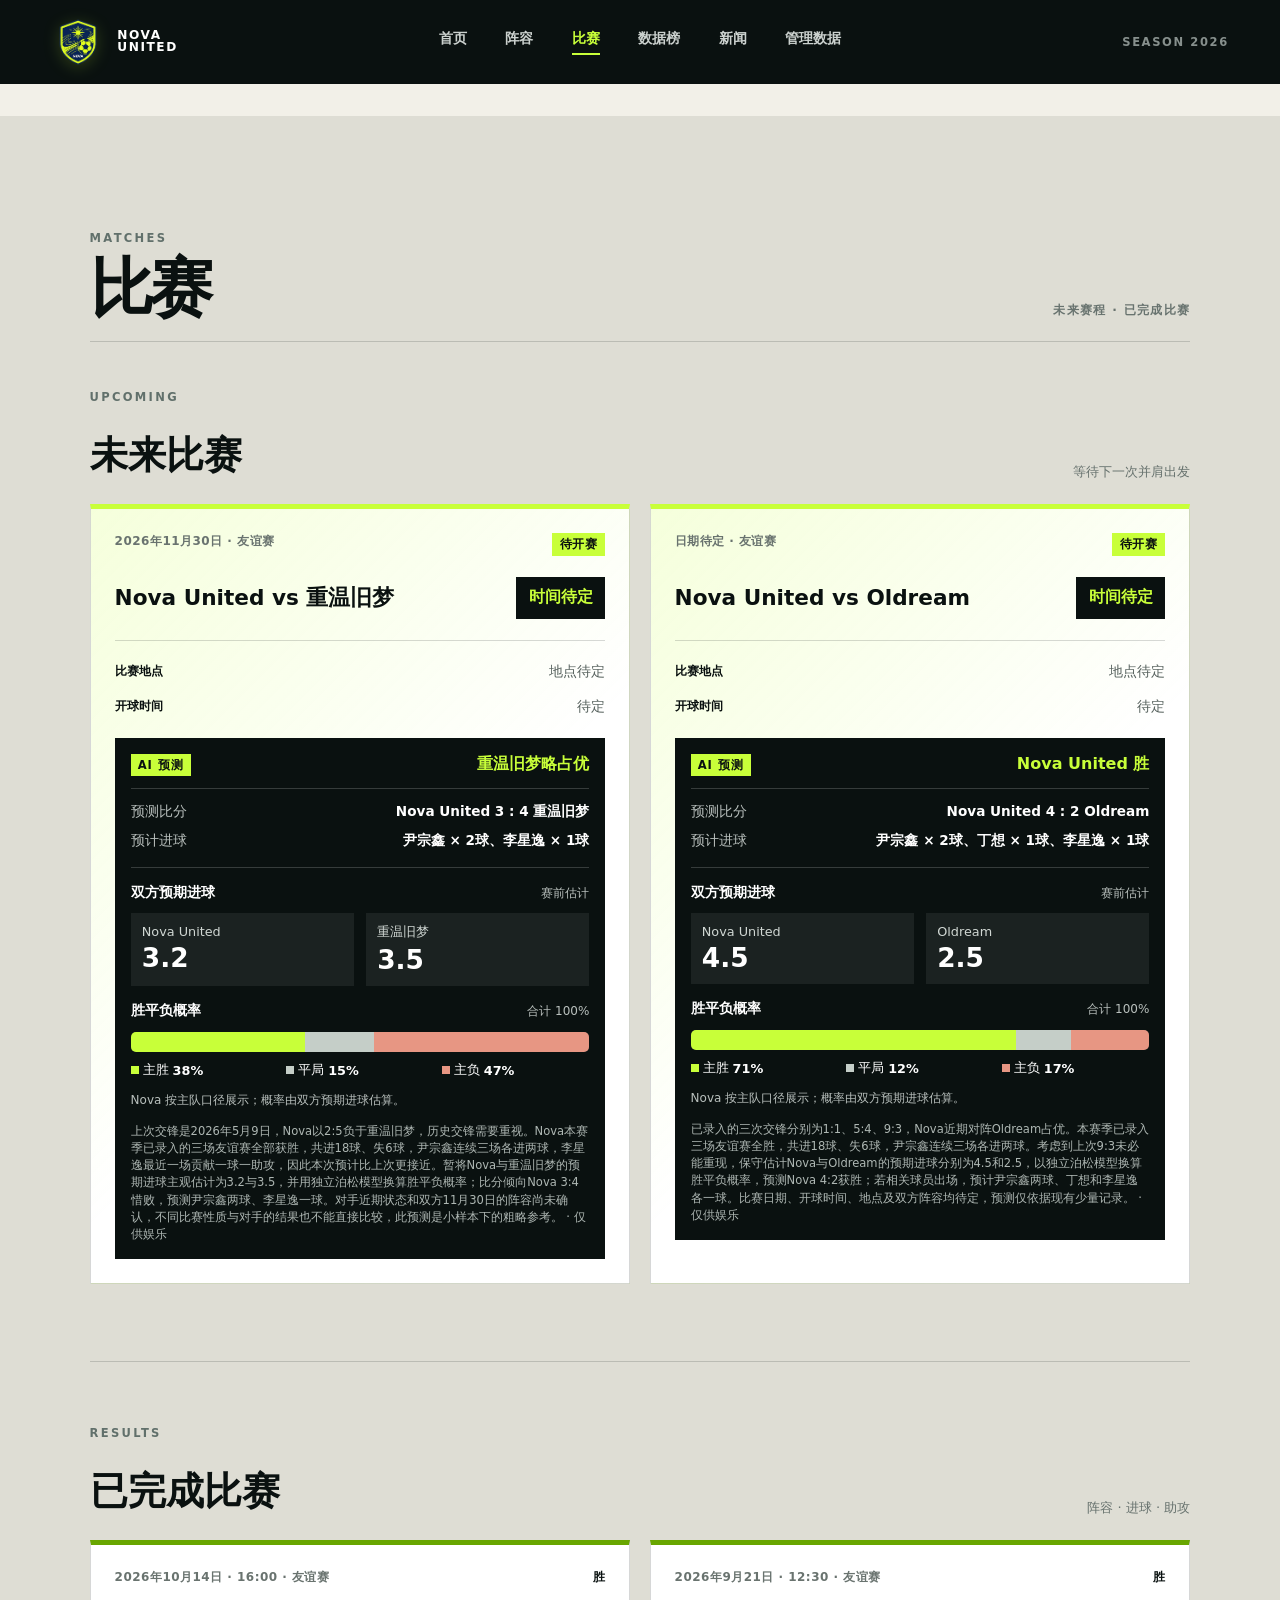
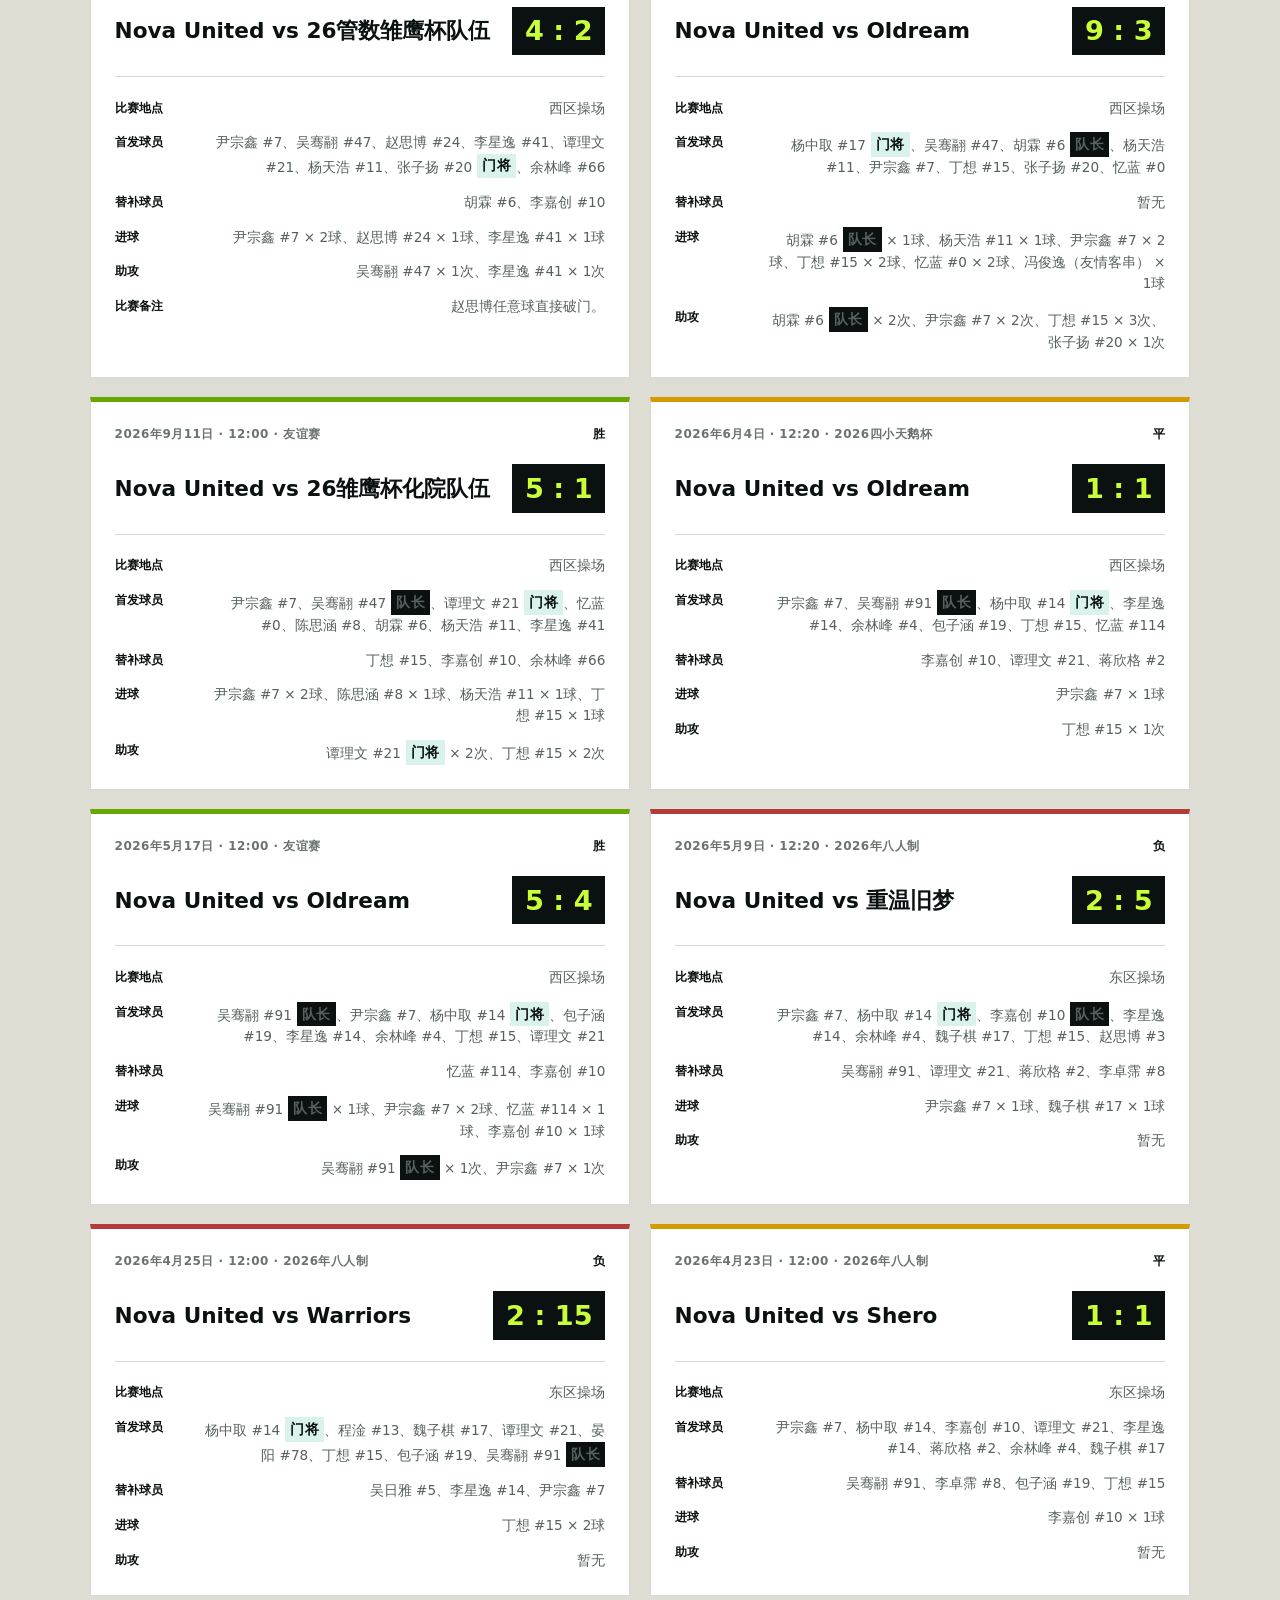
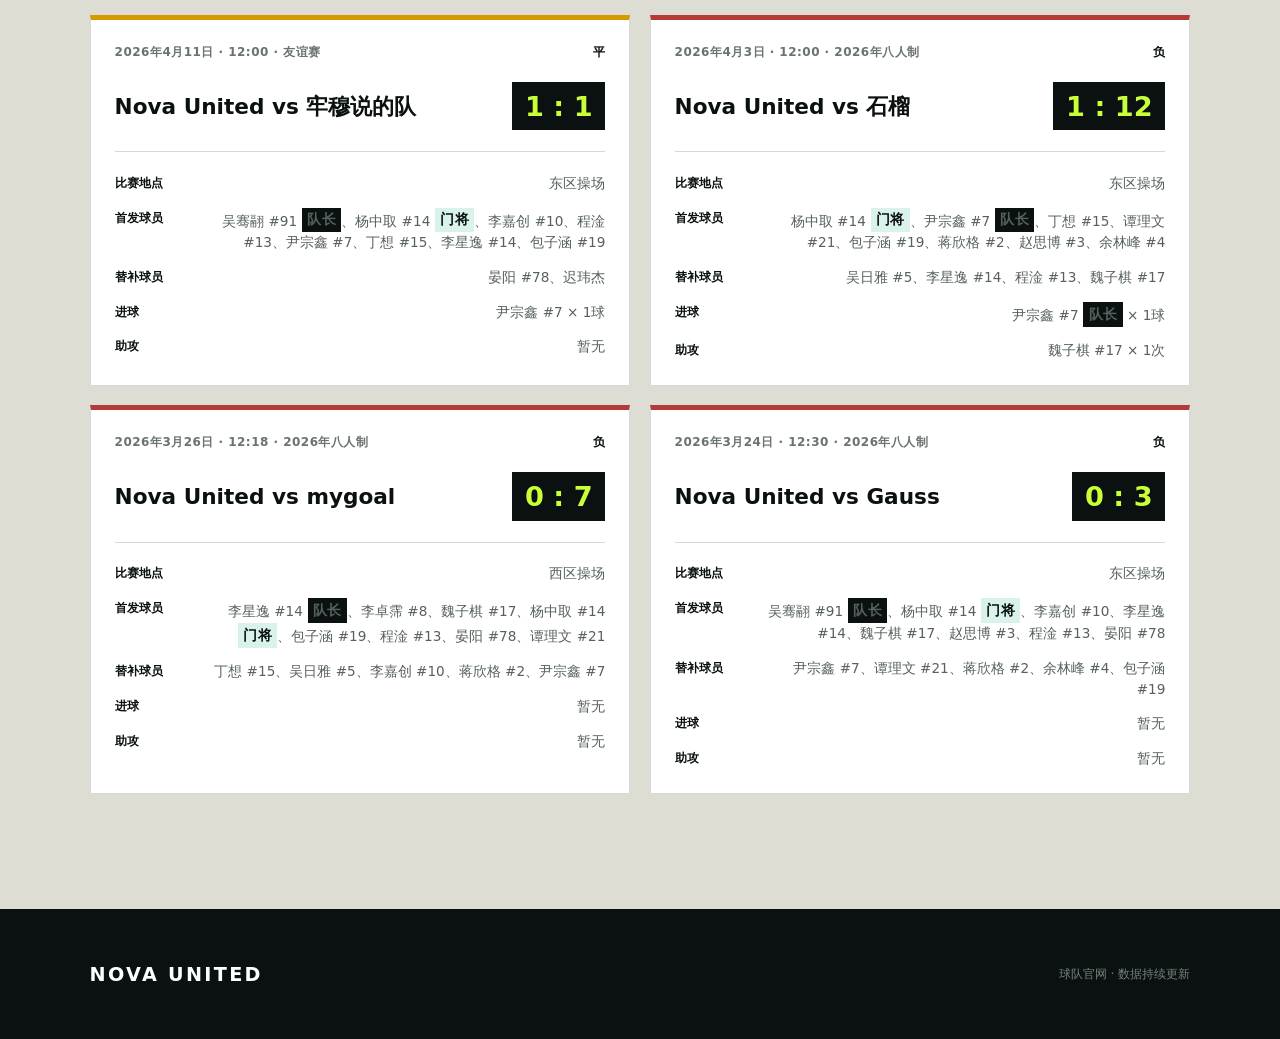
<file: matches.html>
<!doctype html>
<html lang="zh-CN">
<head>
  <meta charset="utf-8">
  <meta name="viewport" content="width=device-width, initial-scale=1">
  <meta name="description" content="Nova United 比赛记录">
  <title>Nova United · 比赛</title>
  <link rel="icon" type="image/png" href="logo.png">
  <link rel="stylesheet" href="style.css?v=20261022-forecast-metrics">
</head>
<body>
  <header class="site-header">
    <a class="brand" href="index.html" aria-label="Nova United 首页"><img class="brand-logo" src="logo.png" alt="Nova United 队徽"><span class="brand-name">NOVA<br>UNITED</span></a>
    <nav class="main-nav" aria-label="主导航">
      <a href="index.html">首页</a><a href="players.html">阵容</a><a class="active" href="matches.html" aria-current="page">比赛</a><a href="stats.html">数据榜</a><a href="news.html">新闻</a><a href="admin.html">管理数据</a>
    </nav>
    <div class="season-tag">SEASON 2026</div>
  </header>
  <main class="page-main">
    <section class="section matches-section">
      <div class="section-heading"><div><p class="eyebrow">MATCHES</p><h2>比赛</h2></div><p class="section-note">未来赛程 · 已完成比赛</p></div>
      <section class="match-group upcoming-match-group" aria-labelledby="upcoming-match-title">
        <div class="match-group-heading"><div><p class="eyebrow">UPCOMING</p><h3 id="upcoming-match-title">未来比赛</h3></div><p>等待下一次并肩出发</p></div>
        <div class="match-grid" id="upcoming-match-grid"><p class="empty-message">正在读取未来比赛……</p></div>
      </section>
      <section class="match-group completed-match-group" aria-labelledby="completed-match-title">
        <div class="match-group-heading"><div><p class="eyebrow">RESULTS</p><h3 id="completed-match-title">已完成比赛</h3></div><p>阵容 · 进球 · 助攻</p></div>
        <div class="match-grid" id="match-grid"><p class="empty-message">正在读取比赛记录……</p></div>
      </section>
    </section>
  </main>
  <footer><div class="footer-brand">NOVA UNITED</div><p>球队官网 · 数据持续更新</p></footer>
  <script src="data.js?v=20260921-oldream-preview-1"></script><script src="app.js?v=20261022-forecast-metrics"></script>
</body>
</html>
</file>
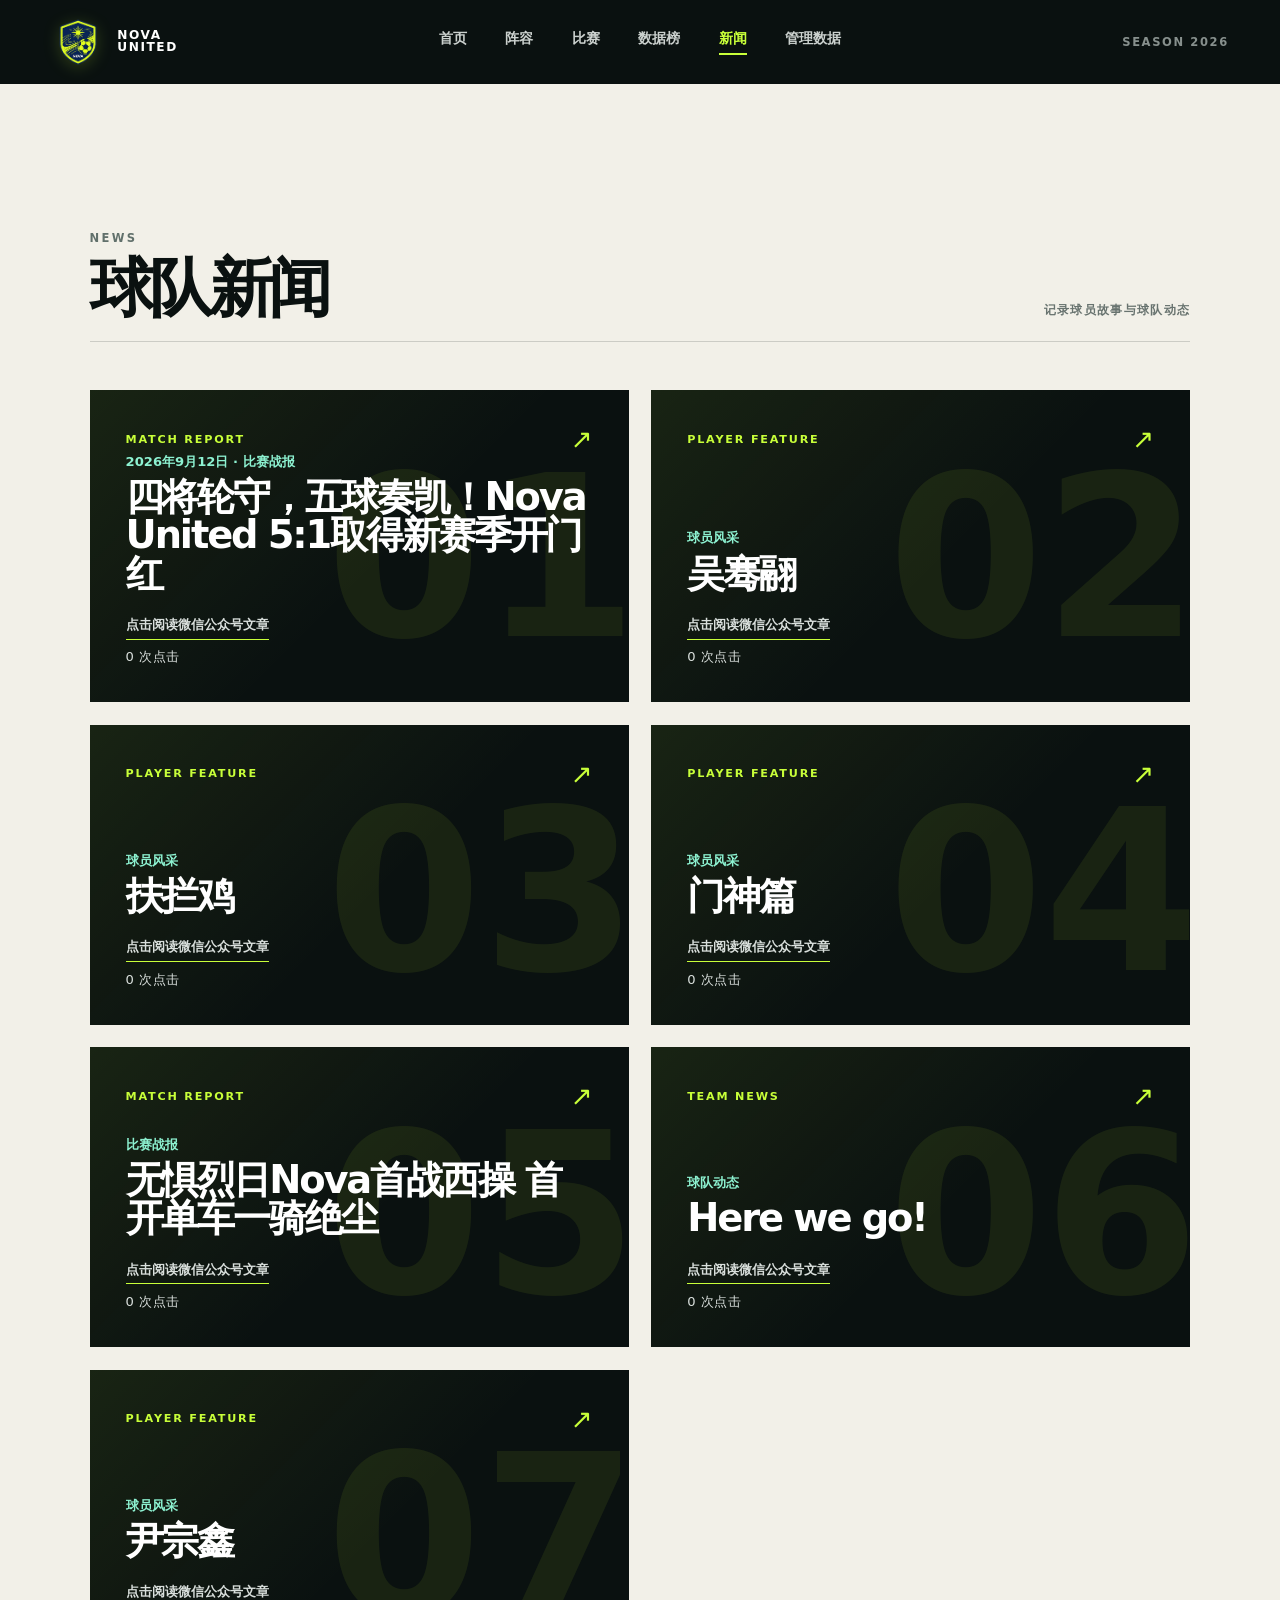
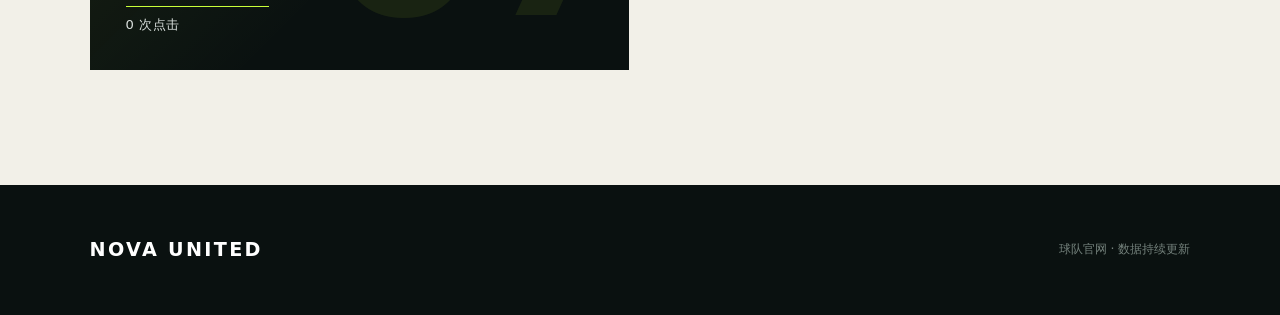
<file: news.html>
<!doctype html>
<html lang="zh-CN">
<head>
  <meta charset="utf-8">
  <meta name="viewport" content="width=device-width, initial-scale=1">
  <meta name="description" content="Nova United 新闻动态">
  <title>Nova United · 新闻</title>
  <link rel="icon" type="image/png" href="logo.png">
  <link rel="stylesheet" href="style.css">
</head>
<body>
  <header class="site-header">
    <a class="brand" href="index.html" aria-label="Nova United 首页"><img class="brand-logo" src="logo.png" alt="Nova United 队徽"><span class="brand-name">NOVA<br>UNITED</span></a>
    <nav class="main-nav" aria-label="主导航">
      <a href="index.html">首页</a><a href="players.html">阵容</a><a href="matches.html">比赛</a><a href="stats.html">数据榜</a><a class="active" href="news.html" aria-current="page">新闻</a><a href="admin.html">管理数据</a>
    </nav>
    <div class="season-tag">SEASON 2026</div>
  </header>
  <main class="page-main">
    <section class="section news-section">
      <div class="section-heading"><div><p class="eyebrow">NEWS</p><h2>球队新闻</h2></div><p class="section-note">记录球员故事与球队动态</p></div>
      <div class="news-list">
        <a class="news-card" data-number="01" href="https://mp.weixin.qq.com/s/TcvOvOhmV7E7Qxoe_D5BEg" target="_blank" rel="noopener noreferrer" aria-label="在新标签页阅读：四将轮守，五球奏凯！Nova United 5:1取得新赛季开门红">
          <div class="news-card-top"><span class="news-category">MATCH REPORT</span><span class="news-external" aria-hidden="true">↗</span></div>
          <div class="news-card-body"><p>2026年9月12日 · 比赛战报</p><h3>四将轮守，五球奏凯！Nova United 5:1取得新赛季开门红</h3><span class="news-read-more">点击阅读微信公众号文章</span></div>
        </a>
        <a class="news-card" data-number="02" href="https://mp.weixin.qq.com/s/eQR4zVZfYOT-KmhXuTqGrw" target="_blank" rel="noopener noreferrer" aria-label="在新标签页阅读：球员风采——吴骞翮">
          <div class="news-card-top"><span class="news-category">PLAYER FEATURE</span><span class="news-external" aria-hidden="true">↗</span></div>
          <div class="news-card-body"><p>球员风采</p><h3>吴骞翮</h3><span class="news-read-more">点击阅读微信公众号文章</span></div>
        </a>
        <a class="news-card" data-number="03" href="https://mp.weixin.qq.com/s/qLj59C7U-YAJRwYSwU6XHA" target="_blank" rel="noopener noreferrer" aria-label="在新标签页阅读：球员风采——扶拦鸡">
          <div class="news-card-top"><span class="news-category">PLAYER FEATURE</span><span class="news-external" aria-hidden="true">↗</span></div>
          <div class="news-card-body"><p>球员风采</p><h3>扶拦鸡</h3><span class="news-read-more">点击阅读微信公众号文章</span></div>
        </a>
        <a class="news-card" data-number="04" href="https://mp.weixin.qq.com/s/7pZlfXR3GBCo5nKo4ncObA" target="_blank" rel="noopener noreferrer" aria-label="在新标签页阅读：球员风采——门神篇">
          <div class="news-card-top"><span class="news-category">PLAYER FEATURE</span><span class="news-external" aria-hidden="true">↗</span></div>
          <div class="news-card-body"><p>球员风采</p><h3>门神篇</h3><span class="news-read-more">点击阅读微信公众号文章</span></div>
        </a>
        <a class="news-card" data-number="05" href="https://mp.weixin.qq.com/s/k4op4SVHwV3nzASCwqAWpg" target="_blank" rel="noopener noreferrer" aria-label="在新标签页阅读：无惧烈日Nova首战西操 首开单车一骑绝尘">
          <div class="news-card-top"><span class="news-category">MATCH REPORT</span><span class="news-external" aria-hidden="true">↗</span></div>
          <div class="news-card-body"><p>比赛战报</p><h3>无惧烈日Nova首战西操 首开单车一骑绝尘</h3><span class="news-read-more">点击阅读微信公众号文章</span></div>
        </a>
        <a class="news-card" data-number="06" href="https://mp.weixin.qq.com/s/ILdyLCqbhY9kD70IwoeTQQ" target="_blank" rel="noopener noreferrer" aria-label="在新标签页阅读：Here we go!">
          <div class="news-card-top"><span class="news-category">TEAM NEWS</span><span class="news-external" aria-hidden="true">↗</span></div>
          <div class="news-card-body"><p>球队动态</p><h3>Here we go!</h3><span class="news-read-more">点击阅读微信公众号文章</span></div>
        </a>
        <a class="news-card" data-number="07" href="https://mp.weixin.qq.com/s/IEReS_QxpsR6UZND7Y0CmQ" target="_blank" rel="noopener noreferrer" aria-label="在新标签页阅读：球员风采——尹宗鑫">
          <div class="news-card-top"><span class="news-category">PLAYER FEATURE</span><span class="news-external" aria-hidden="true">↗</span></div>
          <div class="news-card-body"><p>球员风采</p><h3>尹宗鑫</h3><span class="news-read-more">点击阅读微信公众号文章</span></div>
        </a>
      </div>
    </section>
  </main>
  <footer><div class="footer-brand">NOVA UNITED</div><p>球队官网 · 数据持续更新</p></footer>
  <style>
    .news-click-count {
      display: block;
      margin-top: 0.55rem;
      color: #d9dfdc;
      font-size: 0.82rem;
      letter-spacing: 0.04em;
    }
  </style>
  <script src="app.js?v=20260911-season-roster-5"></script>
  <script>
    (() => {
      const API_BASE = "https://link-click-counter.yzx08080808.workers.dev";
      const cards = Array.from(document.querySelectorAll(".news-card"));

      function getLinkId(card) {
        try {
          const parts = new URL(card.href).pathname.split("/").filter(Boolean);
          const articleId = parts[parts.length - 1];
          return articleId ? "news-" + articleId : null;
        } catch {
          return null;
        }
      }

      function ensureCounter(card) {
        let counter = card.querySelector(".news-click-count");
        if (!counter) {
          counter = document.createElement("span");
          counter.className = "news-click-count";
          counter.textContent = "0 次点击";
          const body = card.querySelector(".news-card-body");
          if (body) body.append(counter);
        }
        return counter;
      }

      const trackedCards = cards
        .map((card) => ({
          card,
          linkId: getLinkId(card),
          counter: ensureCounter(card),
        }))
        .filter((item) => item.linkId && item.counter);

      function applyCounts(rows) {
        const counts = new Map(
          rows.map((row) => [row.link_id, Number(row.clicks) || 0]),
        );

        trackedCards.forEach(({ linkId, counter }) => {
          counter.textContent = (counts.get(linkId) || 0) + " 次点击";
        });
      }

      async function loadCounts() {
        try {
          const response = await fetch(API_BASE + "/api/counts", {
            cache: "no-store",
          });
          if (!response.ok) return;

          const data = await response.json();
          applyCounts(Array.isArray(data.counts) ? data.counts : []);
        } catch {
          // 网络暂时不可用时保留上一次显示的点击量。
        }
      }

      trackedCards.forEach(({ card, linkId, counter }) => {
        card.addEventListener("click", () => {
          void fetch(API_BASE + "/api/click", {
            method: "POST",
            headers: { "Content-Type": "application/json" },
            body: JSON.stringify({ linkId }),
            keepalive: true,
          })
            .then((response) => (response.ok ? response.json() : null))
            .then((data) => {
              if (data && Number.isFinite(Number(data.clicks))) {
                counter.textContent = Number(data.clicks) + " 次点击";
              }
            })
            .catch(() => {});
        });
      });

      void loadCounts();
      window.setInterval(() => {
        void loadCounts();
      }, 3000);
    })();
  </script>

</body>
</html>
</file>
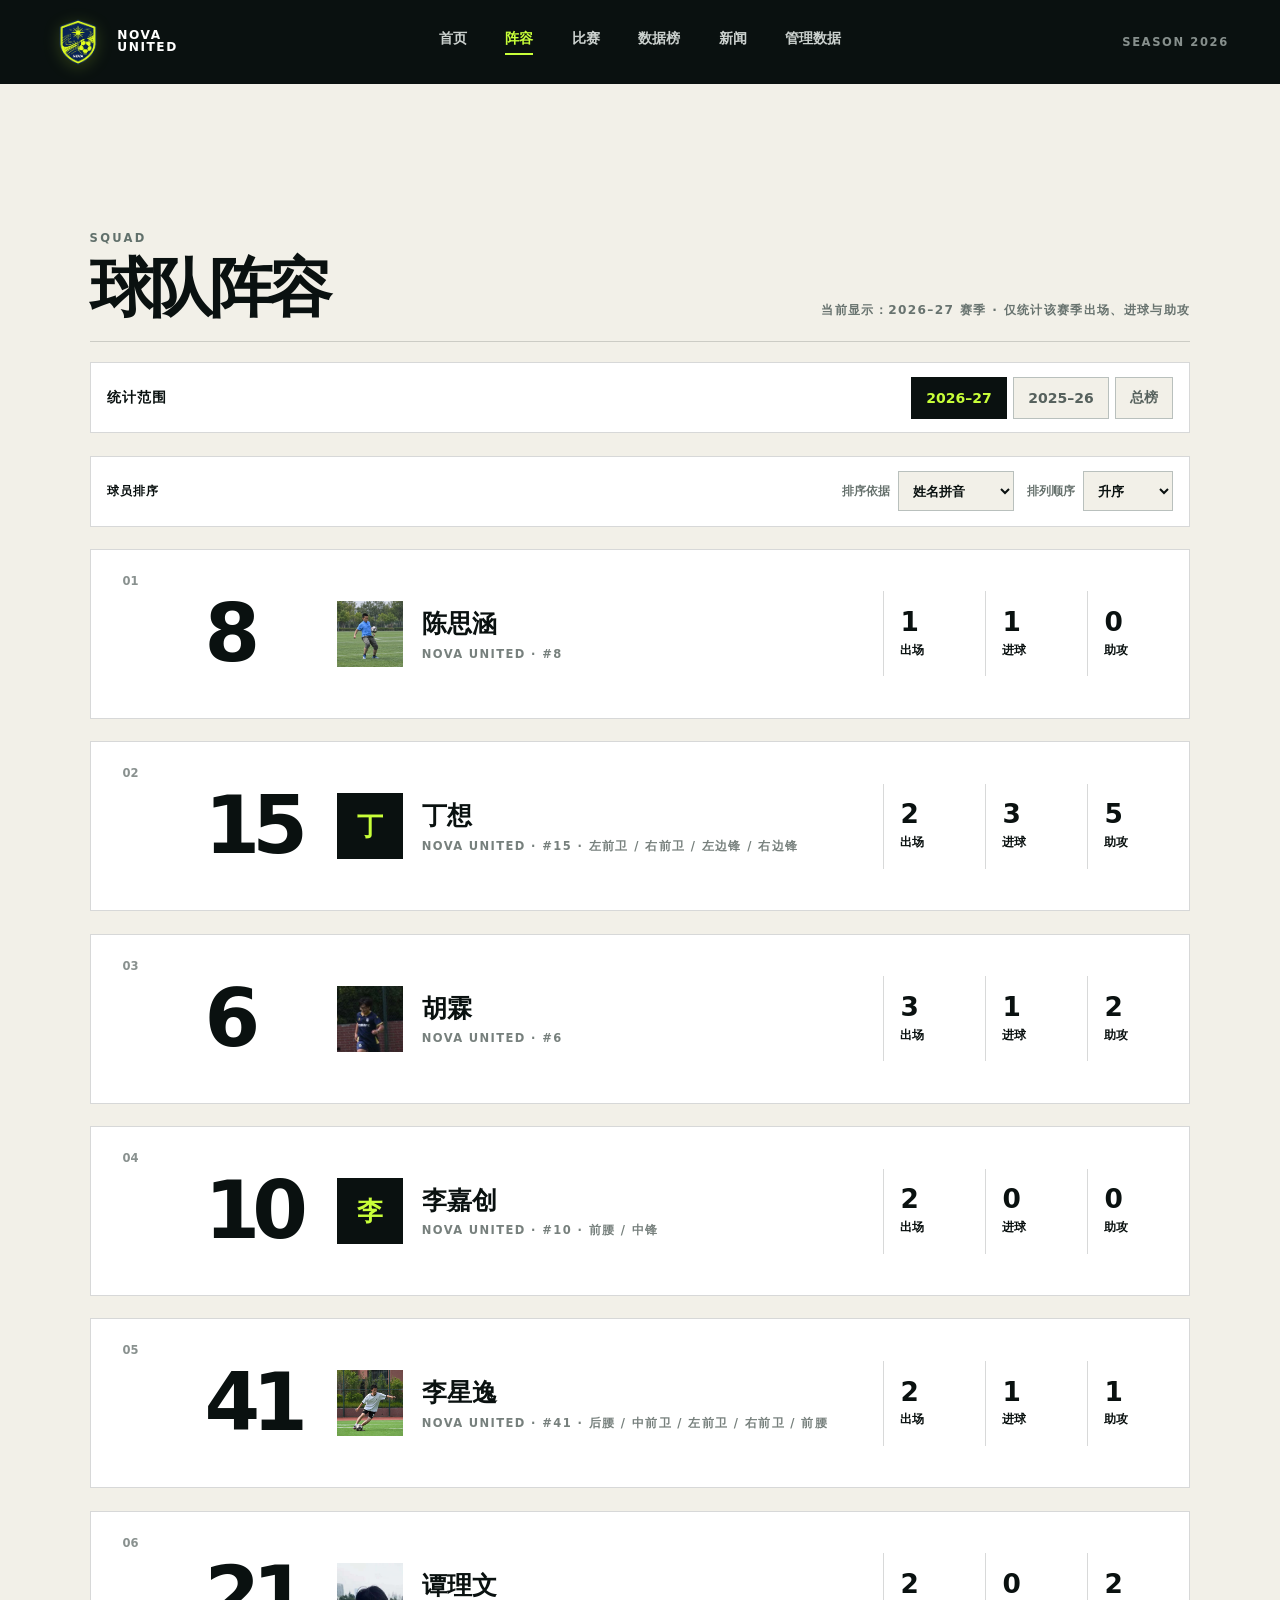
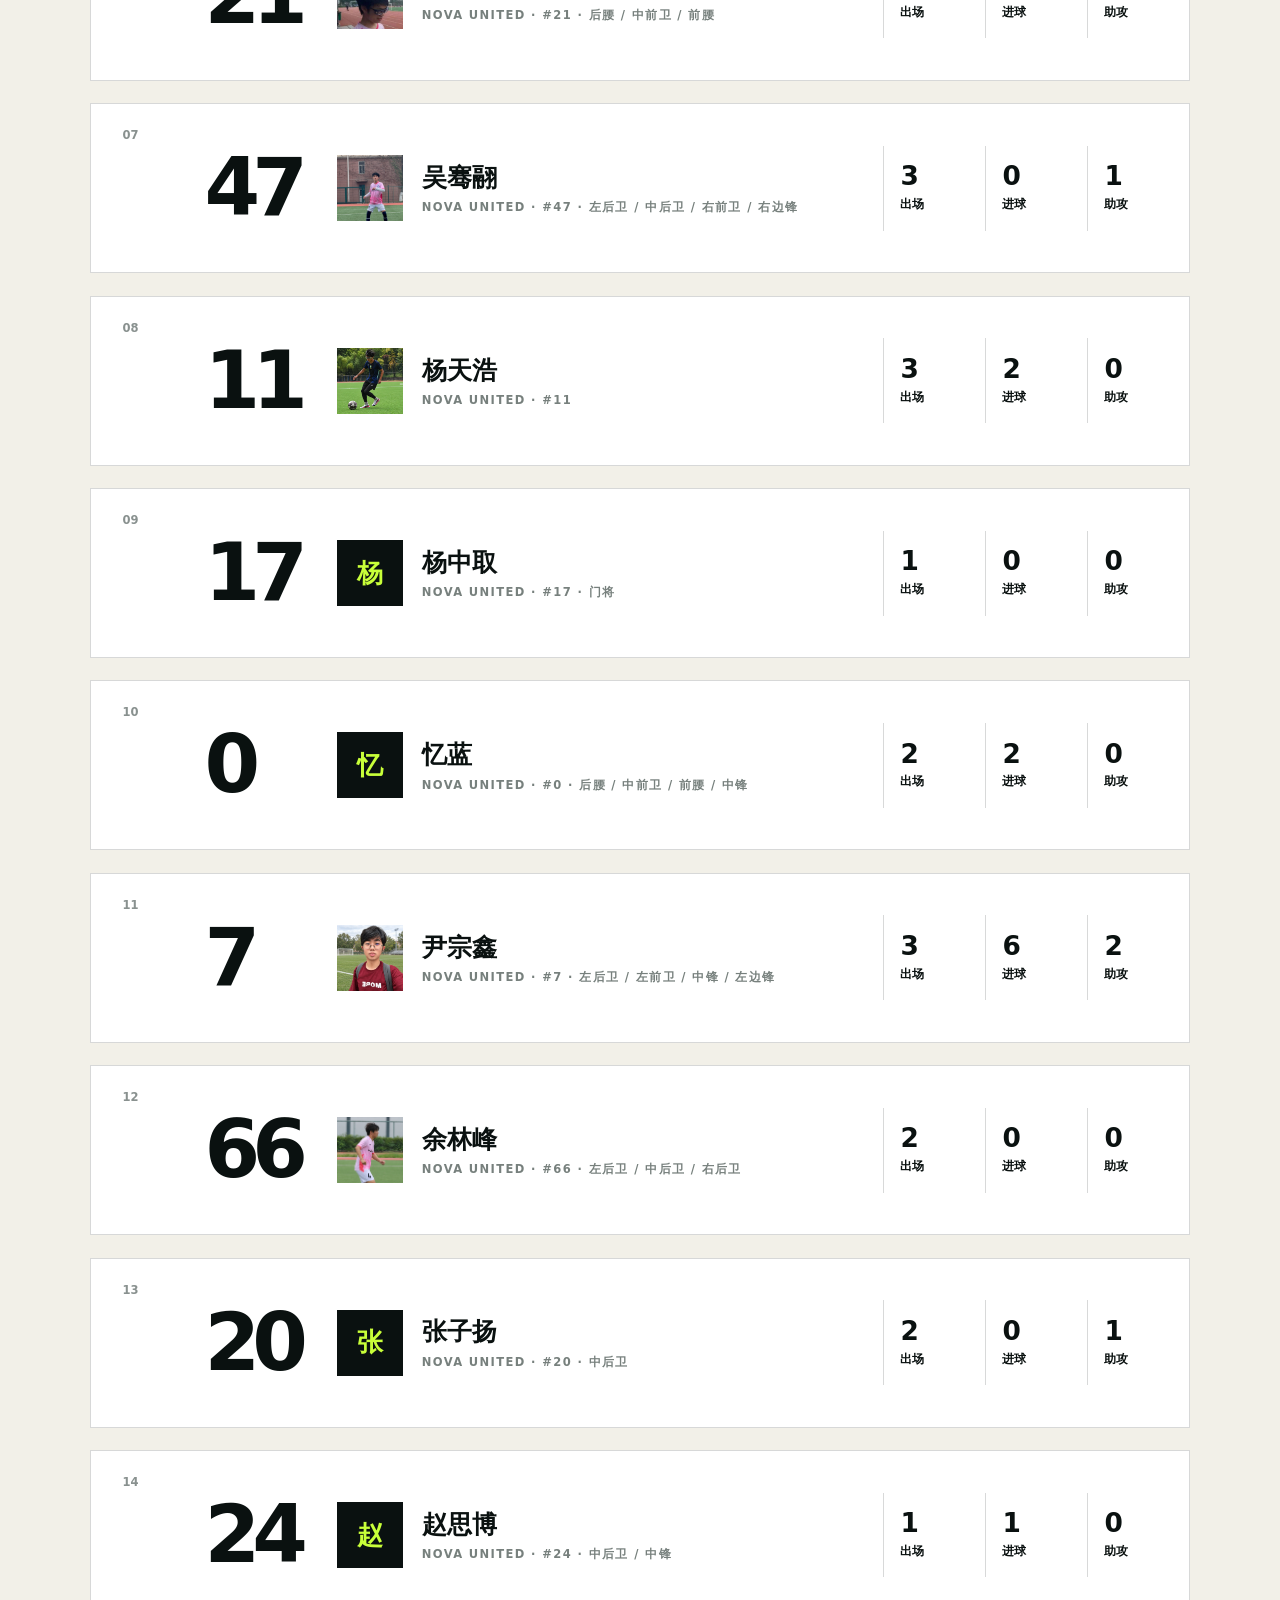
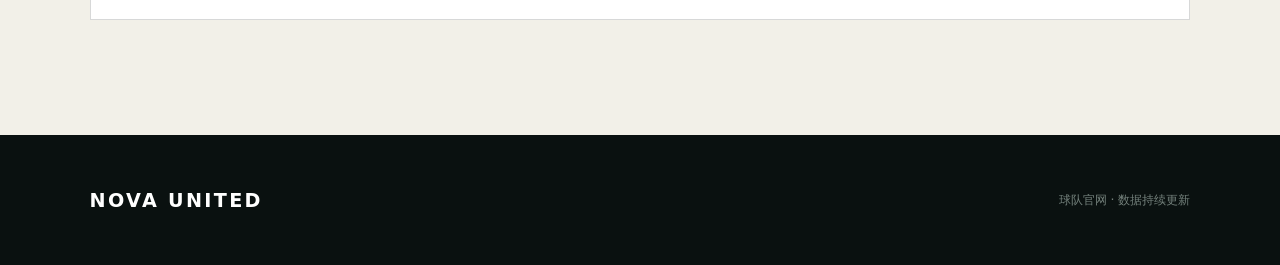
<file: players.html>
<!doctype html>
<html lang="zh-CN">
<head>
  <meta charset="utf-8">
  <meta name="viewport" content="width=device-width, initial-scale=1">
  <meta name="description" content="Nova United 球队阵容">
  <title>Nova United · 阵容</title>
  <link rel="icon" type="image/png" href="logo.png">
  <link rel="stylesheet" href="style.css">
</head>
<body>
  <header class="site-header">
    <a class="brand" href="index.html" aria-label="Nova United 首页"><img class="brand-logo" src="logo.png" alt="Nova United 队徽"><span class="brand-name">NOVA<br>UNITED</span></a>
    <nav class="main-nav" aria-label="主导航">
      <a href="index.html">首页</a><a class="active" href="players.html" aria-current="page">阵容</a><a href="matches.html">比赛</a><a href="stats.html">数据榜</a><a href="news.html">新闻</a><a href="admin.html">管理数据</a>
    </nav>
    <div class="season-tag">SEASON 2026</div>
  </header>
  <main class="page-main">
    <section class="section squad-section">
      <div class="section-heading"><div><p class="eyebrow">SQUAD</p><h2>球队阵容</h2></div><p class="section-note" id="squad-season-note">当前显示：2026–27 赛季 · 仅统计该赛季出场、进球与助攻</p></div>
      <div class="ranking-filter-bar">
        <span class="ranking-filter-label">统计范围</span>
        <div class="ranking-season-filter" id="squad-season-filter" role="group" aria-label="选择阵容统计范围">
          <button class="ranking-season-button active" type="button" data-squad-season="2026-27" aria-pressed="true">2026–27</button>
          <button class="ranking-season-button" type="button" data-squad-season="2025-26" aria-pressed="false">2025–26</button>
          <button class="ranking-season-button" type="button" data-squad-season="all" aria-pressed="false">总榜</button>
        </div>
      </div>
      <div class="player-sort-bar" aria-label="球员排序">
        <span class="player-sort-title">球员排序</span>
        <div class="player-sort-controls">
          <label for="player-sort-field">排序依据
            <select id="player-sort-field">
              <option value="name" selected>姓名拼音</option>
              <option value="goals">进球数</option>
              <option value="assists">助攻数</option>
              <option value="number">球衣号码</option>
              <option value="appearances">比赛场次</option>
            </select>
          </label>
          <label for="player-sort-direction">排列顺序
            <select id="player-sort-direction">
              <option value="asc" selected>升序</option>
              <option value="desc">降序</option>
            </select>
          </label>
        </div>
      </div>
      <div class="player-grid" id="player-grid"><p class="empty-message">正在读取阵容……</p></div>
    </section>
  </main>
  <footer><div class="footer-brand">NOVA UNITED</div><p>球队官网 · 数据持续更新</p></footer>
  <script src="data.js?v=20260914-season-numbers-4"></script><script src="app.js?v=20261019-squad-season-totals"></script>
</body>
</html>
</file>
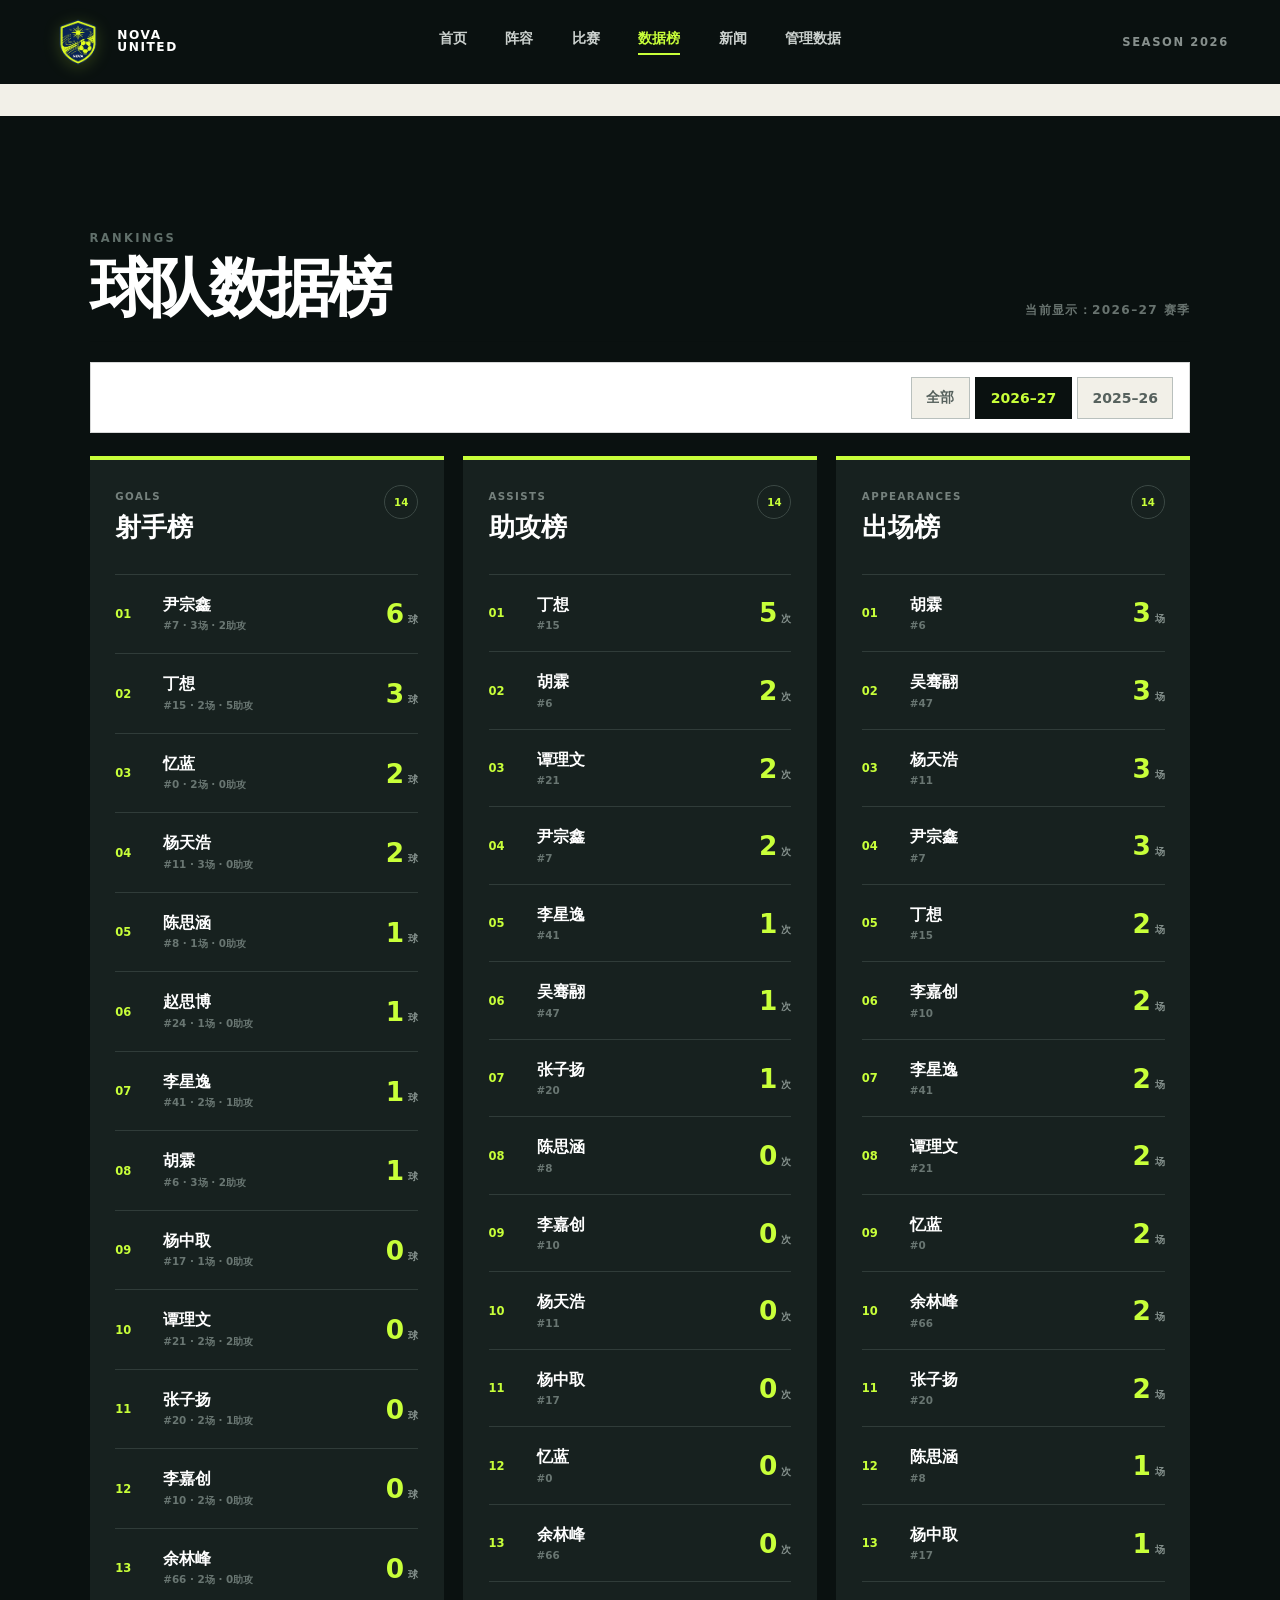
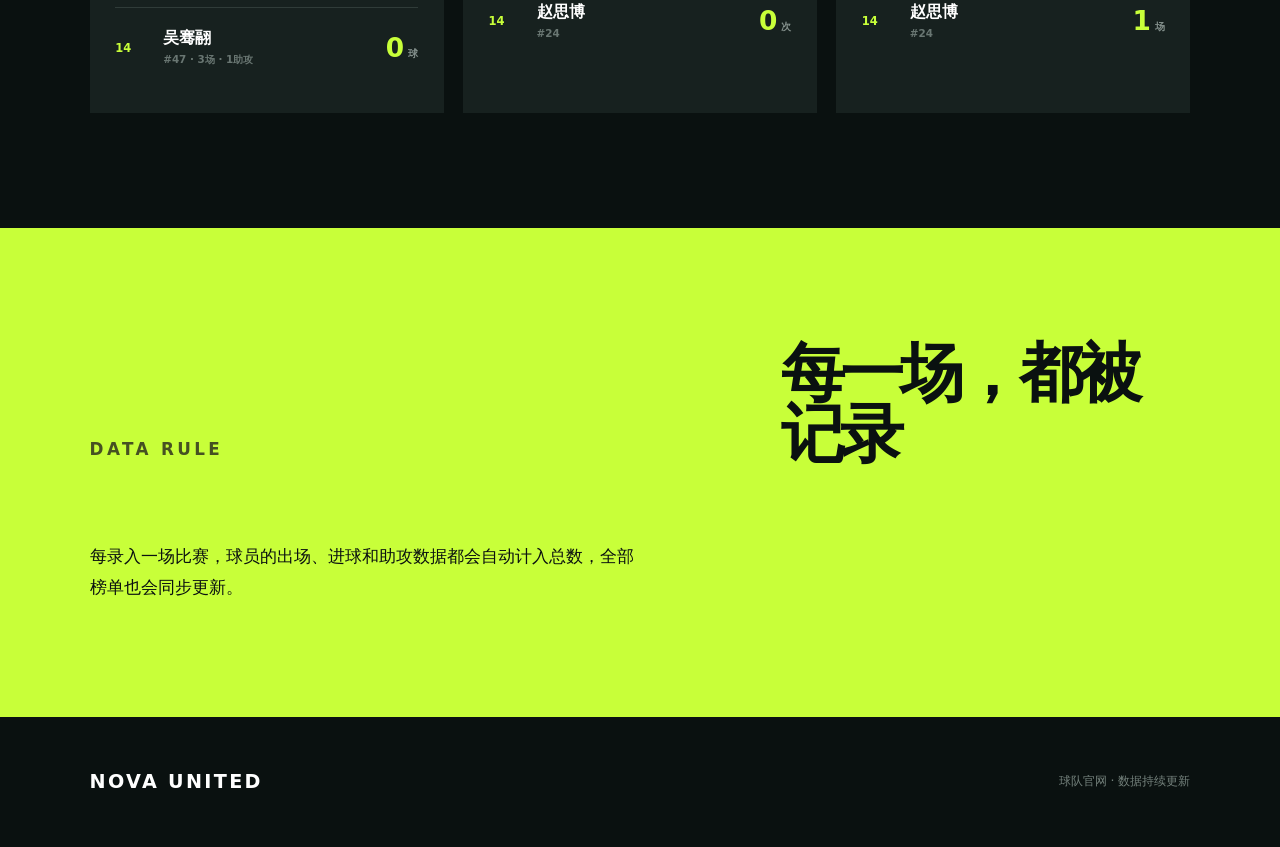
<file: stats.html>
<!doctype html>
<html lang="zh-CN">
<head>
  <meta charset="utf-8">
  <meta name="viewport" content="width=device-width, initial-scale=1">
  <meta name="description" content="Nova United 数据榜">
  <title>Nova United · 数据榜</title>
  <link rel="icon" type="image/png" href="logo.png">
  <link rel="stylesheet" href="style.css">
</head>
<body>
  <header class="site-header">
    <a class="brand" href="index.html" aria-label="Nova United 首页"><img class="brand-logo" src="logo.png" alt="Nova United 队徽"><span class="brand-name">NOVA<br>UNITED</span></a>
    <nav class="main-nav" aria-label="主导航">
      <a href="index.html">首页</a><a href="players.html">阵容</a><a href="matches.html">比赛</a><a class="active" href="stats.html" aria-current="page">数据榜</a><a href="news.html">新闻</a><a href="admin.html">管理数据</a>
    </nav>
    <div class="season-tag">SEASON 2026</div>
  </header>
  <main class="page-main">
    <section class="section rankings-section">
      <div class="section-heading"><div><p class="eyebrow">RANKINGS</p><h2>球队数据榜</h2></div><p class="section-note" id="ranking-season-note">当前显示：2026–27 赛季</p></div>
      <div class="ranking-filter-bar">
        <span class="ranking-filter-label">统计范围</span>
        <div class="ranking-season-filter" id="ranking-season-filter" role="group" aria-label="选择数据榜统计赛季">
          <button class="ranking-season-button" type="button" data-ranking-season="all" aria-pressed="false">全部</button>
          <button class="ranking-season-button active" type="button" data-ranking-season="current" aria-pressed="true">2026–27</button>
          <button class="ranking-season-button" type="button" data-ranking-season="previous" aria-pressed="false">2025–26</button>
        </div>
      </div>
      <div class="ranking-grid" id="ranking-grid"><p class="empty-message">正在计算数据榜……</p></div>
    </section>
    <section class="section next-section"><p class="eyebrow">DATA RULE</p><h2>每一场，都被记录</h2><p>每录入一场比赛，球员的出场、进球和助攻数据都会自动计入总数，全部榜单也会同步更新。</p></section>
  </main>
  <footer><div class="footer-brand">NOVA UNITED</div><p>球队官网 · 数据持续更新</p></footer>
  <script src="data.js?v=20260914-season-numbers-4"></script><script src="app.js?v=20260911-season-roster-5"></script>
</body>
</html>
</file>
<file: style.css>
:root {
        --ink: #0a1110;
        --ink-soft: #17211f;
        --paper: #f2f0e8;
        --paper-dark: #deddd4;
        --lime: #c8ff39;
        --mint: #8df2d1;
        --line: rgba(10, 17, 16, 0.16);
      }
      
      * {
        box-sizing: border-box;
      }
      
      html {
        scroll-behavior: smooth;
      }
      
      body {
        margin: 0;
        background: var(--paper);
        color: var(--ink);
        font-family: "Segoe UI", "Microsoft YaHei", system-ui, sans-serif;
        min-width: 320px;
      }
      
      a {
        color: inherit;
        text-decoration: none;
      }
      
      .site-header {
        align-items: center;
        background: var(--ink);
        color: white;
        display: grid;
        grid-template-columns: 1fr auto 1fr;
        min-height: 84px;
        padding: 0 4vw;
        position: sticky;
        top: 0;
        z-index: 20;
      }
      
      .brand {
        align-items: center;
        display: flex;
        gap: 12px;
        width: max-content;
      }
      
      .brand-logo {
        display: block;
        filter: drop-shadow(0 3px 8px rgba(200, 255, 57, 0.18));
        height: 54px;
        object-fit: contain;
        width: 54px;
      }
      
      .brand-name {
        font-size: 0.76rem;
        font-weight: 900;
        letter-spacing: 0.13em;
        line-height: 0.95;
      }
      
      .main-nav {
        display: flex;
        gap: 2.4rem;
      }
      
      .main-nav a {
        color: #cbd1ce;
        font-size: 0.9rem;
        font-weight: 700;
        transition: color 160ms ease;
      }
      
      .main-nav a:hover,
      .main-nav a:focus-visible,
      .main-nav a.active {
        color: var(--lime);
      }

      .main-nav a.active {
        border-bottom: 2px solid var(--lime);
        padding-bottom: 0.35rem;
      }

      .page-main {
        min-height: calc(100vh - 170px);
        padding-top: 2rem;
      }

      .save-notice {
        background: #eef5e9;
        border-left: 4px solid var(--lime-dark);
        color: #34413c;
        font-size: 0.9rem;
        line-height: 1.7;
        margin: 1.25rem 0 0;
        padding: 0.9rem 1rem;
      }
      
      .season-tag {
        color: #87908d;
        font-size: 0.72rem;
        font-weight: 800;
        justify-self: end;
        letter-spacing: 0.14em;
      }
      
      .hero {
        background:
          linear-gradient(90deg, rgba(200, 255, 57, 0.06) 1px, transparent 1px),
          linear-gradient(rgba(200, 255, 57, 0.06) 1px, transparent 1px),
          var(--ink);
        background-size: 56px 56px;
        color: white;
        display: grid;
        gap: 7vw;
        grid-template-columns: minmax(0, 1.15fr) minmax(330px, 0.85fr);
        min-height: calc(100vh - 84px);
        overflow: hidden;
        padding: clamp(4rem, 8vw, 8rem) 7vw;
      }
      
      .hero-copy {
        align-self: center;
      }
      
      .eyebrow {
        color: #61706b;
        font-size: 0.72rem;
        font-weight: 900;
        letter-spacing: 0.2em;
        margin: 0 0 1.7rem;
        text-transform: uppercase;
      }
      
      .hero .eyebrow {
        color: var(--mint);
      }
      
      .hero h1 {
        font-size: clamp(3.3rem, 7.2vw, 7.4rem);
        letter-spacing: -0.075em;
        line-height: 0.92;
        margin: 0;
        max-width: 900px;
      }
      
      .hero h1 span {
        color: var(--lime);
      }
      
      .hero-intro {
        color: #aeb8b4;
        font-size: clamp(1rem, 1.35vw, 1.2rem);
        line-height: 1.8;
        margin: 2.2rem 0 2.5rem;
        max-width: 610px;
      }
      
      .hero-link {
        align-items: center;
        border-bottom: 1px solid #45504d;
        display: flex;
        font-size: 0.92rem;
        font-weight: 800;
        justify-content: space-between;
        max-width: 260px;
        padding: 0 0 0.85rem;
      }
      
      .hero-link span {
        color: var(--lime);
        font-size: 1.5rem;
      }
      
      .spotlight {
        align-self: center;
        background: var(--lime);
        box-shadow: 24px 24px 0 rgba(141, 242, 209, 0.18);
        color: var(--ink);
        min-height: 500px;
        overflow: hidden;
        padding: 2rem;
        position: relative;
        transform: rotate(1.5deg);
      }
      
      .spotlight::after {
        border: 1px solid rgba(10, 17, 16, 0.2);
        border-radius: 50%;
        content: "";
        height: 330px;
        position: absolute;
        right: -150px;
        top: 70px;
        width: 330px;
      }

      .spotlight-nav {
        align-items: center;
        backdrop-filter: blur(5px);
        -webkit-backdrop-filter: blur(5px);
        background: rgba(255, 255, 255, 0.16);
        border: 1.5px solid rgba(10, 17, 16, 0.34);
        border-radius: 50%;
        box-shadow: 0 5px 18px rgba(10, 17, 16, 0.1);
        color: rgba(10, 17, 16, 0.86);
        cursor: pointer;
        display: flex;
        height: 56px;
        justify-content: center;
        padding: 0;
        position: absolute;
        top: 50%;
        transform: translateY(-50%);
        transition: background 180ms ease, border-color 180ms ease, color 180ms ease, transform 180ms ease;
        width: 56px;
        z-index: 5;
      }

      .spotlight-nav svg {
        fill: none;
        height: 22px;
        stroke: currentColor;
        stroke-linecap: round;
        stroke-linejoin: round;
        stroke-width: 2;
        width: 22px;
      }

      .spotlight-nav:hover,
      .spotlight-nav:focus-visible {
        background: rgba(10, 17, 16, 0.14);
        border-color: rgba(10, 17, 16, 0.72);
        color: var(--ink);
        outline: 2px solid rgba(10, 17, 16, 0.55);
        outline-offset: 3px;
        transform: translateY(-50%) scale(1.08);
      }

      .spotlight-nav:active {
        transform: translateY(-50%) scale(0.96);
      }

      .spotlight-nav[hidden] {
        display: none;
      }

      .spotlight-prev {
        left: 0.15rem;
      }

      .spotlight-next {
        right: 0.15rem;
      }
      
      .spotlight-top,
      .spotlight-label {
        display: flex;
        font-size: 0.7rem;
        font-weight: 900;
        justify-content: space-between;
        letter-spacing: 0.14em;
        position: relative;
        text-transform: uppercase;
        z-index: 2;
      }
      
      .spotlight-main {
        bottom: 82px;
        display: grid;
        gap: 1.4rem;
        grid-template-columns: minmax(0, 0.9fr) minmax(145px, 1.1fr);
        left: 2rem;
        position: absolute;
        right: 2rem;
        top: 4.4rem;
        z-index: 1;
      }

      .spotlight-identity {
        display: flex;
        flex-direction: column;
        min-width: 0;
      }
      
      .player-number {
        align-items: center;
        display: flex;
        flex: 1;
        font-size: clamp(4.8rem, 6vw, 6.5rem);
        font-weight: 900;
        letter-spacing: -0.14em;
        line-height: 0.85;
        opacity: 0.9;
        white-space: nowrap;
      }
      
      .spotlight-name,
      .player-name {
        max-width: 100%;
        padding-bottom: 1.2rem;
        z-index: 2;
      }
      
      .spotlight-name p,
      .player-name p {
        font-size: clamp(1.8rem, 2.6vw, 2.65rem);
        font-weight: 900;
        letter-spacing: -0.05em;
        line-height: 1;
        margin: 0;
      }
      
      .spotlight-name span,
      .player-name span {
        font-size: 0.68rem;
        font-weight: 900;
        letter-spacing: 0.16em;
      }

      .spotlight-photo {
        background: var(--ink);
        border: 1px solid rgba(10, 17, 16, 0.28);
        box-shadow: 10px 10px 0 rgba(10, 17, 16, 0.12);
        min-width: 0;
        overflow: hidden;
        position: relative;
      }

      .spotlight-photo img {
        display: block;
        height: 100%;
        object-fit: cover;
        object-position: center top;
        width: 100%;
      }

      .spotlight-photo span {
        align-items: center;
        background:
          linear-gradient(135deg, rgba(200, 255, 57, 0.12), transparent 60%),
          var(--ink);
        color: var(--lime);
        display: flex;
        font-size: clamp(2.2rem, 5vw, 4rem);
        font-weight: 900;
        height: 100%;
        justify-content: center;
        letter-spacing: -0.08em;
        width: 100%;
      }

      .spotlight-photo [hidden] {
        display: none;
      }
      
      .spotlight-stats {
        border-top: 1px solid rgba(10, 17, 16, 0.35);
        bottom: 0;
        display: grid;
        grid-template-columns: repeat(3, 1fr);
        left: 2rem;
        position: absolute;
        right: 2rem;
        z-index: 2;
      }
      
      .spotlight-label,
      .player-number,
      .player-name,
      .spotlight-photo,
      .spotlight-stats {
        transition:
          opacity 320ms ease,
          transform 420ms cubic-bezier(0.22, 1, 0.36, 1);
      }

      .spotlight.is-changing .spotlight-label,
      .spotlight.is-changing .player-number,
      .spotlight.is-changing .player-name,
      .spotlight.is-changing .spotlight-photo,
      .spotlight.is-changing .spotlight-stats {
        opacity: 0;
        transform: translateY(14px);
      }
      
      .spotlight-stats div,
      .card-stats div {
        display: flex;
        flex-direction: column;
        padding: 1.1rem 0;
      }
      
      .spotlight-stats strong,
      .card-stats strong {
        font-size: 1.65rem;
        line-height: 1;
      }
      
      .spotlight-stats span,
      .card-stats span {
        font-size: 0.75rem;
        font-weight: 700;
        margin-top: 0.4rem;
      }
      
      .section {
        padding: clamp(5rem, 9vw, 9rem) 7vw;
      }
      
      .section-heading {
        align-items: end;
        border-bottom: 1px solid var(--line);
        display: flex;
        justify-content: space-between;
        margin-bottom: 3rem;
        padding-bottom: 1.4rem;
      }
      
      .section-heading .eyebrow {
        margin-bottom: 0.8rem;
      }
      
      .section-heading h2,
      .next-section h2 {
        font-size: clamp(2.8rem, 5vw, 5.5rem);
        letter-spacing: -0.07em;
        line-height: 0.95;
        margin: 0;
      }
      
      .section-note {
        color: #68736f;
        font-size: 0.76rem;
        font-weight: 800;
        letter-spacing: 0.11em;
        margin: 0;
      }
      

      .squad-section .section-heading {
        margin-bottom: 1.25rem;
      }

      .player-sort-bar {
        align-items: center;
        background: white;
        border: 1px solid var(--line);
        display: flex;
        gap: 1.5rem;
        justify-content: space-between;
        margin-bottom: 1.4rem;
        padding: 0.9rem 1rem;
      }

      .player-sort-title {
        font-size: 0.78rem;
        font-weight: 900;
        letter-spacing: 0.1em;
      }

      .player-sort-controls {
        display: flex;
        gap: 0.8rem;
      }

      .player-sort-controls label {
        align-items: center;
        color: #66716d;
        display: flex;
        font-size: 0.72rem;
        font-weight: 800;
        gap: 0.5rem;
      }

      .player-sort-controls select {
        background: var(--paper);
        border: 1px solid #b9c0bd;
        border-radius: 0;
        color: var(--ink);
        cursor: pointer;
        font: inherit;
        font-size: 0.82rem;
        font-weight: 700;
        min-height: 40px;
        padding: 0.45rem 2rem 0.45rem 0.65rem;
      }

      .player-sort-controls select:focus-visible {
        border-color: var(--ink);
        outline: 2px solid var(--mint);
        outline-offset: 1px;
      }

      .player-grid {
        display: grid;
        gap: 1.4rem;
      }
      
      .player-card {
        align-items: center;
        background: white;
        border: 1px solid var(--line);
        display: grid;
        gap: 2rem;
        grid-template-columns: 50px 100px 1fr auto;
        min-height: 170px;
        padding: 1.5rem 2rem;
      }
      
      .card-index {
        align-self: start;
        color: #89918f;
        font-size: 0.72rem;
        font-weight: 900;
      }
      
      .card-number {
        color: var(--ink);
        font-size: 5rem;
        font-weight: 900;
        letter-spacing: -0.1em;
        line-height: 1;
      }
      
      .card-identity {
        align-items: center;
        display: flex;
        gap: 1.2rem;
      }
      
      .player-avatar {
        align-items: center;
        background: var(--ink);
        color: var(--lime);
        display: flex;
        font-size: 1.6rem;
        font-weight: 900;
        height: 66px;
        justify-content: center;
        width: 66px;
      }

      .player-avatar.has-photo {
        background: #dfe4dc;
        overflow: hidden;
      }

      .player-avatar img {
        display: block;
        height: 100%;
        object-fit: cover;
        object-position: center top;
        width: 100%;
      }
      
      .card-identity h3 {
        font-size: 1.55rem;
        margin: 0 0 0.4rem;
      }
      
      .card-identity p {
        color: #77807d;
        font-size: 0.72rem;
        font-weight: 800;
        letter-spacing: 0.12em;
        margin: 0;
      }
      
      .card-stats {
        display: grid;
        gap: 2rem;
        grid-template-columns: repeat(3, 70px);
      }
      
      .card-stats div {
        border-left: 1px solid var(--line);
        padding-left: 1rem;
      }
      
      .rankings-section {
        background: var(--ink);
        color: white;
      }

      .matches-section {
        background: var(--paper-dark);
      }

      .match-group + .match-group {
        border-top: 1px solid var(--line);
        margin-top: clamp(3rem, 6vw, 5rem);
        padding-top: clamp(2.5rem, 5vw, 4rem);
      }

      .match-group-heading {
        align-items: end;
        display: flex;
        justify-content: space-between;
        margin-bottom: 1.4rem;
      }

      .match-group-heading h3 {
        font-size: clamp(1.55rem, 3vw, 2.35rem);
        margin: 0.2rem 0 0;
      }

      .match-group-heading > p {
        color: #66716d;
        font-size: 0.82rem;
        margin: 0;
      }

      .match-grid {
        display: grid;
        gap: 1.2rem;
        grid-template-columns: repeat(2, minmax(0, 1fr));
      }

      .match-card {
        background: white;
        border: 1px solid var(--line);
        border-top: 5px solid var(--ink);
        padding: 1.5rem;
      }

      .upcoming-match-card {
        background: linear-gradient(135deg, rgba(200, 255, 57, 0.18), rgba(255, 255, 255, 0) 55%), white;
      }

      .match-card[data-result="upcoming"] {
        border-top-color: var(--lime);
      }

      .upcoming-status {
        background: var(--lime);
        color: var(--ink);
        padding: 0.2rem 0.5rem;
      }

      .upcoming-kickoff {
        background: var(--ink);
        color: var(--lime);
        flex: 0 0 auto;
        font-size: 1rem;
        font-weight: 900;
        padding: 0.65rem 0.8rem;
      }

      .ai-prediction {
        background: var(--ink);
        color: white;
        margin-top: 1.3rem;
        padding: 1rem;
      }

      .ai-prediction-head,
      .ai-prediction-score,
      .ai-prediction-scorers {
        align-items: baseline;
        display: flex;
        gap: 1rem;
        justify-content: space-between;
      }

      .ai-prediction-head {
        border-bottom: 1px solid rgba(255, 255, 255, 0.18);
        margin-bottom: 0.75rem;
        padding-bottom: 0.75rem;
      }

      .ai-prediction-head span {
        background: var(--lime);
        color: var(--ink);
        font-size: 0.72rem;
        font-weight: 900;
        letter-spacing: 0.08em;
        padding: 0.22rem 0.45rem;
      }

      .ai-prediction-head strong {
        color: var(--lime);
        font-size: 1rem;
      }

      .ai-prediction-score,
      .ai-prediction-scorers {
        font-size: 0.85rem;
        line-height: 1.55;
        margin-top: 0.45rem;
      }

      .ai-prediction-score span,
      .ai-prediction-scorers span {
        color: #b9c0bd;
        flex: 0 0 4.5rem;
      }

      .ai-prediction-score b,
      .ai-prediction-scorers b {
        text-align: right;
      }

      .ai-prediction > p {
        color: #aeb7b3;
        font-size: 0.72rem;
        line-height: 1.5;
        margin: 0.85rem 0 0;
      }


      .forecast-metrics {
        border-top: 1px solid rgba(255, 255, 255, 0.18);
        margin-top: 1rem;
        padding-top: 1rem;
      }

      .forecast-metric-heading {
        align-items: baseline;
        display: flex;
        flex-wrap: wrap;
        gap: 0.35rem 1rem;
        justify-content: space-between;
        font-size: 0.85rem;
        font-weight: 800;
      }

      .forecast-metric-heading > span {
        color: #b9c0bd;
        font-size: 0.75rem;
        font-weight: 400;
      }

      .forecast-expected-goals {
        display: grid;
        gap: 0.75rem;
        grid-template-columns: repeat(2, minmax(0, 1fr));
        margin: 0.7rem 0 1rem;
      }

      .forecast-expected-goals > div {
        background: rgba(255, 255, 255, 0.07);
        min-width: 0;
        padding: 0.7rem;
      }

      .forecast-expected-goals span,
      .forecast-expected-goals strong {
        display: block;
        overflow-wrap: anywhere;
      }

      .forecast-expected-goals span {
        color: #d0d7d3;
        font-size: 0.8rem;
      }

      .forecast-expected-goals strong {
        color: white;
        font-size: 1.65rem;
        font-variant-numeric: tabular-nums;
        margin-top: 0.2rem;
      }

      .forecast-probability-bar {
        background: rgba(255, 255, 255, 0.12);
        border-radius: 5px;
        display: flex;
        height: 20px;
        margin-top: 0.7rem;
        overflow: hidden;
      }

      .forecast-segment {
        flex: 0 0 auto;
        height: 100%;
      }

      .forecast-home-win { background: var(--lime); }
      .forecast-draw { background: #c5cec8; }
      .forecast-home-loss { background: #e79683; }

      .forecast-probability-legend {
        display: grid;
        gap: 0.5rem;
        grid-template-columns: repeat(3, minmax(0, 1fr));
        margin-top: 0.65rem;
      }

      .forecast-probability-legend > span {
        align-items: center;
        display: flex;
        flex-wrap: wrap;
        gap: 0.25rem;
        font-size: 0.8rem;
      }

      .forecast-probability-legend i {
        display: inline-block;
        flex: 0 0 8px;
        height: 8px;
      }

      .forecast-probability-legend b {
        font-variant-numeric: tabular-nums;
      }

      .ai-prediction .forecast-method {
        color: #b9c0bd;
        font-size: 0.75rem;
        line-height: 1.5;
        margin: 0.75rem 0 0;
      }

      .match-card[data-result="win"] { border-top-color: #68a600; }
      .match-card[data-result="draw"] { border-top-color: #d39b00; }
      .match-card[data-result="loss"] { border-top-color: #b53a3a; }

      .match-meta,
      .match-scoreline,
      .match-detail-row {
        display: flex;
        justify-content: space-between;
      }

      .match-meta {
        color: #69736f;
        font-size: 0.75rem;
        font-weight: 800;
        gap: 1rem;
        letter-spacing: 0.04em;
      }

      .match-result {
        color: var(--ink);
        font-weight: 900;
      }

      .match-scoreline {
        align-items: center;
        border-bottom: 1px solid var(--line);
        gap: 1rem;
        margin: 1.3rem 0;
        padding-bottom: 1.3rem;
      }

      .match-scoreline h3 {
        font-size: 1.35rem;
        margin: 0;
      }

      .match-score {
        background: var(--ink);
        color: var(--lime);
        flex: 0 0 auto;
        font-size: 1.7rem;
        font-weight: 900;
        padding: 0.55rem 0.8rem;
      }

      .match-details {
        display: grid;
        gap: 0.85rem;
      }

      .match-detail-row {
        align-items: flex-start;
        gap: 1rem;
        line-height: 1.55;
      }

      .match-detail-row b {
        flex: 0 0 4.5rem;
        font-size: 0.78rem;
      }

      .match-detail-row span {
        color: #56615d;
        font-size: 0.85rem;
        text-align: right;
      }

      .lineup-badge {
        background: var(--ink);
        color: var(--lime);
        display: inline-block;
        font-size: 0.62rem;
        font-weight: 900;
        letter-spacing: 0.04em;
        margin-left: 0.3rem;
        padding: 0.12rem 0.32rem;
        vertical-align: 0.08rem;
      }

      .lineup-badge.goalkeeper {
        background: #d9f2eb;
        color: var(--ink);
      }

      .season-overview {
        background: var(--ink-soft);
        color: white;
        padding: clamp(3.5rem, 6vw, 6rem) 7vw;
      }

      .season-overview-heading {
        align-items: end;
        border-bottom: 1px solid #3d4945;
        display: flex;
        justify-content: space-between;
        margin-bottom: 2rem;
        padding-bottom: 1.5rem;
      }

      .season-overview-heading .eyebrow {
        color: var(--mint);
        margin-bottom: 0.7rem;
      }

      .season-overview-heading h2 {
        font-size: clamp(2.4rem, 4vw, 4.5rem);
        letter-spacing: -0.06em;
        line-height: 1;
        margin: 0;
      }

      .season-overview-heading > p {
        color: #8f9b97;
        font-size: 0.78rem;
        font-weight: 800;
        letter-spacing: 0.08em;
        margin: 0;
      }

      .season-record-sections {
        display: grid;
        gap: 2.4rem;
      }

      .season-record-group + .season-record-group {
        border-top: 1px solid #3d4945;
        padding-top: 2.4rem;
      }

      .season-record-group-heading {
        align-items: end;
        display: flex;
        justify-content: space-between;
        margin-bottom: 1rem;
      }

      .season-record-group-heading > div {
        align-items: center;
        display: flex;
        flex-wrap: wrap;
        gap: 0.75rem;
      }

      .season-record-group-heading h3 {
        font-size: clamp(1.35rem, 2vw, 2rem);
        letter-spacing: -0.035em;
        margin: 0;
      }

      .season-record-group-heading p {
        color: #8f9b97;
        font-size: 0.75rem;
        font-weight: 800;
        letter-spacing: 0.05em;
        margin: 0;
      }

      .season-status {
        background: var(--lime);
        color: var(--ink);
        font-size: 0.68rem;
        font-weight: 900;
        letter-spacing: 0.08em;
        padding: 0.3rem 0.45rem;
      }

      .season-status-previous {
        background: #34413d;
        color: var(--mint);
      }

      .previous-season .season-record-item {
        background: #1d2724;
      }

      .previous-season .season-record-item strong {
        color: var(--mint);
      }

      .season-record-grid {
        display: grid;
        gap: 1px;
        grid-template-columns: repeat(7, minmax(0, 1fr));
      }

      .season-record-item {
        background: #202b28;
        min-width: 0;
        padding: 1.4rem;
      }

      .season-record-item strong {
        color: var(--lime);
        display: block;
        font-size: clamp(2rem, 3vw, 3.2rem);
        letter-spacing: -0.07em;
        line-height: 1;
      }

      .season-record-item span {
        color: #aab4b0;
        display: block;
        font-size: 0.72rem;
        font-weight: 800;
        letter-spacing: 0.08em;
        margin-top: 0.75rem;
      }
      
      .light-heading {
        border-color: #34403c;
      }
      
      .light-heading .eyebrow {
        color: var(--mint);
      }
      
      .light-heading .section-note {
        color: #6f7b77;
      }
      
      .rankings-section .section-heading {
        margin-bottom: 1.25rem;
      }

      .ranking-filter-bar {
        align-items: center;
        background: white;
        border: 1px solid var(--line);
        display: flex;
        gap: 1.5rem;
        justify-content: space-between;
        margin-bottom: 1.4rem;
        padding: 0.85rem 1rem;
      }

      .ranking-filter-label {
        font-size: 0.875rem;
        font-weight: 900;
        letter-spacing: 0.08em;
      }

      .ranking-season-filter {
        display: flex;
        gap: 0.35rem;
      }

      .ranking-season-button {
        background: var(--paper);
        border: 1px solid #b9c0bd;
        color: #56615d;
        cursor: pointer;
        font: inherit;
        font-size: 0.875rem;
        font-weight: 800;
        min-height: 42px;
        padding: 0.55rem 0.9rem;
      }

      .ranking-season-button:hover {
        border-color: var(--ink);
        color: var(--ink);
      }

      .ranking-season-button.active {
        background: var(--ink);
        border-color: var(--ink);
        color: var(--lime);
      }

      .ranking-season-button:focus-visible {
        outline: 3px solid var(--mint);
        outline-offset: 2px;
      }

      .ranking-grid {
        display: grid;
        gap: 1.2rem;
        grid-template-columns: repeat(3, 1fr);
      }
      
      .ranking-card {
        background: var(--ink-soft);
        border-top: 4px solid var(--lime);
        min-width: 0;
        padding: 1.6rem;
      }
      
      .ranking-head {
        align-items: start;
        display: flex;
        justify-content: space-between;
        margin-bottom: 1.8rem;
      }
      
      .ranking-head span {
        color: #75817d;
        font-size: 0.64rem;
        font-weight: 900;
        letter-spacing: 0.14em;
      }
      
      .ranking-head h3 {
        font-size: 1.6rem;
        margin: 0.35rem 0 0;
      }
      
      .ranking-head .ranking-count {
        align-items: center;
        border: 1px solid #3b4844;
        border-radius: 50%;
        color: var(--lime);
        display: flex;
        height: 34px;
        justify-content: center;
        letter-spacing: 0;
        width: 34px;
      }
      
      .ranking-card ol {
        list-style: none;
        margin: 0;
        padding: 0;
      }
      
      .ranking-card li {
        align-items: center;
        border-top: 1px solid #303c39;
        display: grid;
        gap: 1rem;
        grid-template-columns: 32px 1fr auto;
        padding: 1.25rem 0;
      }
      
      .rank {
        color: var(--lime);
        font-size: 0.72rem;
        font-weight: 900;
      }
      
      .rank-name {
        display: flex;
        flex-direction: column;
      }
      
      .rank-name b {
        font-size: 1rem;
      }
      
      .ranking-card small {
        color: #697672;
        font-size: 0.65rem;
        font-weight: 800;
        margin-top: 0.22rem;
      }
      
      .ranking-card li > strong {
        color: var(--lime);
        font-size: 1.65rem;
      }
      
      .ranking-card li > strong small {
        color: #84908c;
        margin-left: 0.25rem;
      }
      
      .next-section {
        align-items: end;
        background: var(--lime);
        display: grid;
        gap: 6vw;
        grid-template-columns: 1.2fr 0.8fr;
      }
      
      .next-section .eyebrow {
        color: #465122;
      }
      
      .next-section > p {
        font-size: 1.05rem;
        line-height: 1.8;
        margin: 0;
        max-width: 560px;
      }
      
      footer {
        align-items: center;
        background: var(--ink);
        color: #73807b;
        display: flex;
        justify-content: space-between;
        min-height: 130px;
        padding: 2rem 7vw;
      }
      
      .footer-brand {
        color: white;
        font-size: 1.2rem;
        font-weight: 900;
        letter-spacing: 0.12em;
      }
      
      footer p {
        font-size: 0.78rem;
      }

      .manage-section {
        background: var(--paper);
      }

      .manager-card {
        background: white;
        border: 1px solid var(--line);
        padding: clamp(1.3rem, 3vw, 2.5rem);
      }

      .manager-card + .manager-card {
        margin-top: 1.5rem;
      }

      .manager-intro {
        display: grid;
        gap: 1rem;
        grid-template-columns: 0.8fr 1.2fr;
        margin-bottom: 2rem;
      }

      .manager-intro h3 {
        font-size: 1.45rem;
        margin: 0;
      }

      .manager-intro p {
        color: #66716d;
        line-height: 1.7;
        margin: 0;
      }

      .manager-actions {
        border-bottom: 1px solid var(--line);
        display: flex;
        flex-wrap: wrap;
        gap: 0.7rem;
        padding-bottom: 2rem;
      }

      .button {
        appearance: none;
        background: white;
        border: 1px solid #aab2af;
        color: var(--ink);
        cursor: pointer;
        display: inline-flex;
        font: inherit;
        font-size: 0.86rem;
        font-weight: 800;
        justify-content: center;
        padding: 0.85rem 1.1rem;
      }

      .button:hover,
      .button:focus-visible {
        border-color: var(--ink);
        outline: 2px solid transparent;
      }

      .button-primary {
        background: var(--ink);
        border-color: var(--ink);
        color: white;
      }

      .button-accent {
        background: var(--lime);
        border-color: var(--ink);
        margin-left: auto;
      }

      .player-form {
        align-items: end;
        display: grid;
        gap: 1rem;
        grid-template-columns: repeat(6, minmax(0, 1fr));
        padding: 2rem 0;
      }

      .player-form .form-name {
        grid-column: span 2;
      }

      .player-form .form-photo {
        grid-column: span 2;
      }

      .player-form .form-positions {
        border: 0;
        grid-column: 1 / -1;
        margin: 0;
        padding: 0;
      }

      .form-positions legend {
        font-size: 0.75rem;
        font-weight: 800;
        margin-bottom: 0.5rem;
        padding: 0;
      }

      .position-options {
        display: grid;
        gap: 0.55rem;
        grid-template-columns: repeat(6, minmax(0, 1fr));
      }

      .position-options label {
        align-items: center;
        background: white;
        border: 1px solid #b9c0bd;
        cursor: pointer;
        display: flex;
        flex-direction: row;
        font-size: 0.82rem;
        gap: 0.45rem;
        min-height: 42px;
        padding: 0.55rem 0.65rem;
      }

      .position-options label:has(input:checked) {
        background: var(--ink);
        border-color: var(--ink);
        color: white;
      }

      .position-options input {
        accent-color: var(--lime);
        min-height: 18px;
        padding: 0;
        width: 18px;
      }

      .player-form .form-submit {
        align-items: center;
        display: flex;
        gap: 0.5rem;
        grid-column: span 3;
      }

      .form-field {
        display: flex;
        flex-direction: column;
        gap: 0.5rem;
      }

      .form-field label {
        font-size: 0.75rem;
        font-weight: 800;
      }

      .form-field input {
        border: 1px solid #b9c0bd;
        border-radius: 0;
        font: inherit;
        font-size: 1rem;
        min-height: 46px;
        padding: 0.65rem 0.75rem;
        width: 100%;
      }

      .form-field select {
        background: white;
        border: 1px solid #b9c0bd;
        border-radius: 0;
        font: inherit;
        min-height: 46px;
        padding: 0.65rem 0.75rem;
        width: 100%;
      }

      .match-form {
        padding-top: 0.4rem;
      }

      .match-basic-fields {
        display: grid;
        gap: 1rem;
        grid-template-columns: repeat(6, minmax(0, 1fr));
        margin: 1.5rem 0;
      }

      .lineup-heading {
        align-items: end;
        display: flex;
        justify-content: space-between;
        margin: 2rem 0 0.8rem;
      }

      .lineup-heading h4 {
        font-size: 1.05rem;
        margin: 0;
      }

      .lineup-heading p {
        color: #66716d;
        font-size: 0.8rem;
        margin: 0;
      }

      .lineup-editor {
        border-bottom: 1px solid var(--line);
      }

      .lineup-row {
        align-items: center;
        border-top: 1px solid var(--line);
        display: grid;
        gap: 0.8rem;
        grid-template-columns: minmax(145px, 1.35fr) minmax(120px, 0.9fr) minmax(72px, 0.48fr) minmax(72px, 0.48fr) minmax(68px, 0.42fr) minmax(68px, 0.42fr);
        padding: 0.8rem 0;
      }

      .lineup-player {
        display: flex;
        flex-direction: column;
        font-weight: 800;
      }

      .lineup-player small {
        color: #74807b;
        font-size: 0.68rem;
      }

      .lineup-row label {
        color: #65706c;
        display: flex;
        flex-direction: column;
        font-size: 0.68rem;
        font-weight: 800;
        gap: 0.3rem;
      }

      .lineup-row input,
      .lineup-row select {
        border: 1px solid #b9c0bd;
        font: inherit;
        min-height: 40px;
        padding: 0.45rem 0.55rem;
        width: 100%;
      }

      .lineup-row .lineup-flag {
        align-items: center;
        color: var(--ink);
        flex-direction: row;
        font-size: 0.76rem;
        gap: 0.45rem;
        justify-content: center;
      }

      .lineup-row .lineup-flag input {
        accent-color: var(--ink);
        min-height: 20px;
        width: 20px;
      }

      .match-form-footer {
        align-items: center;
        display: flex;
        gap: 0.75rem;
        justify-content: space-between;
        padding-top: 1.2rem;
      }

      .auto-score {
        background: #edf3e8;
        font-size: 0.86rem;
        font-weight: 800;
        padding: 0.7rem 0.9rem;
      }

      .form-field input:focus {
        border-color: var(--ink);
        outline: 2px solid var(--mint);
        outline-offset: 1px;
      }

      .form-submit {
        display: flex;
        gap: 0.5rem;
      }

      .manager-table-wrap {
        overflow-x: auto;
      }

      .table-wrap {
        overflow-x: auto;
      }

      .manager-table {
        border-collapse: collapse;
        min-width: 680px;
        width: 100%;
      }

      .manager-table th,
      .manager-table td {
        border-top: 1px solid var(--line);
        padding: 1rem 0.8rem;
        text-align: left;
      }

      .manager-table th {
        color: #65706c;
        font-size: 0.72rem;
        letter-spacing: 0.08em;
      }

      .row-actions {
        display: flex;
        gap: 0.5rem;
      }

      .row-actions button {
        background: transparent;
        border: 0;
        color: #33423d;
        cursor: pointer;
        font: inherit;
        font-size: 0.78rem;
        font-weight: 800;
        padding: 0.35rem;
        text-decoration: underline;
        text-underline-offset: 3px;
      }

      .row-actions button:last-child {
        color: #a72e2e;
      }

      .manager-status {
        background: #edf3e8;
        border-left: 4px solid var(--lime);
        color: #435048;
        font-size: 0.86rem;
        line-height: 1.5;
        margin: 1.5rem 0 0;
        padding: 0.9rem 1rem;
      }

      .empty-message {
        color: #6e7774;
        margin: 0;
        padding: 2rem 0;
      }

      .visually-hidden {
        height: 1px;
        margin: -1px;
        overflow: hidden;
        padding: 0;
        position: absolute;
        width: 1px;
        clip: rect(0 0 0 0);
        white-space: nowrap;
      }
      
      @media (max-width: 900px) {
        .season-tag {
          display: none;
        }
      
        .site-header {
          grid-template-columns: 1fr auto;
        }
      
        .hero {
          grid-template-columns: 1fr;
          padding-bottom: 7rem;
        }
      
        .spotlight {
          min-height: 460px;
        }
      
        .spotlight-main {
          grid-template-columns: minmax(0, 0.9fr) minmax(220px, 1.1fr);
        }

        .player-number {
          font-size: 6.5rem;
        }
      
        .ranking-grid {
          grid-template-columns: 1fr;
        }

        .ranking-filter-bar {
          align-items: stretch;
          flex-direction: column;
          gap: 0.75rem;
        }

        .ranking-season-filter {
          display: grid;
          grid-template-columns: repeat(3, minmax(0, 1fr));
        }

        .ranking-season-button {
          padding-left: 0.45rem;
          padding-right: 0.45rem;
        }

        .match-grid {
          grid-template-columns: 1fr;
        }

        .match-group-heading {
          align-items: flex-start;
          flex-direction: column;
          gap: 0.55rem;
        }

        .season-record-grid {
          grid-template-columns: repeat(4, minmax(0, 1fr));
        }
      
        .player-card {
          grid-template-columns: 40px 80px 1fr;
        }
      
        .card-stats {
          grid-column: 2 / -1;
        }
      
        .next-section {
          grid-template-columns: 1fr;
        }

        .manager-intro {
          grid-template-columns: 1fr;
        }

        .player-form {
          grid-template-columns: repeat(2, 1fr);
        }

        .player-form .form-name,
        .player-form .form-photo,
        .player-form .form-submit {
          grid-column: 1 / -1;
        }

        .position-options {
          grid-template-columns: repeat(3, minmax(0, 1fr));
        }

        .match-basic-fields {
          grid-template-columns: repeat(2, 1fr);
        }

        .form-name,
        .form-submit {
          grid-column: 1 / -1;
        }
      }
      
      @media (max-width: 600px) {
        .site-header {
          min-height: 72px;
          padding: 0 1.1rem;
        }
      
        .brand-name {
          display: none;
        }
      
        .main-nav {
          gap: 0.8rem;
        }
      
        .main-nav a {
          font-size: 0.74rem;
        }
      
        .hero {
          gap: 4rem;
          min-height: auto;
          padding: 4.5rem 1.25rem 5rem;
        }
      
        .hero h1 {
          font-size: clamp(3.1rem, 15vw, 4.5rem);
        }
      
        .spotlight {
          min-height: 390px;
          padding: 1.3rem;
        }

        .spotlight-nav {
          height: 46px;
          width: 46px;
        }

        .spotlight-nav svg {
          height: 19px;
          width: 19px;
        }

        .spotlight-prev {
          left: 0.1rem;
        }

        .spotlight-next {
          right: 0.1rem;
        }
      
        .spotlight-main {
          bottom: 78px;
          gap: 0.8rem;
          grid-template-columns: minmax(0, 1.05fr) minmax(108px, 0.95fr);
          left: 1.3rem;
          right: 1.3rem;
          top: 3.8rem;
        }

        .player-number {
          font-size: 4.6rem;
        }

        .player-name {
          padding-bottom: 0.85rem;
        }

        .player-name p {
          font-size: 1.75rem;
        }
      
        .spotlight-stats {
          left: 1.3rem;
          right: 1.3rem;
        }
      
        .section {
          padding: 5rem 1.25rem;
        }
      
        .section-heading {
          align-items: start;
          flex-direction: column;
          gap: 1rem;
        }

        .season-overview {
          padding: 4rem 1.25rem;
        }

        .season-overview-heading {
          align-items: start;
          flex-direction: column;
          gap: 0.8rem;
        }

        .season-record-group-heading {
          align-items: flex-start;
          flex-direction: column;
          gap: 0.7rem;
        }

        .season-record-grid {
          grid-template-columns: repeat(2, minmax(0, 1fr));
        }
      
        .player-sort-bar {
          align-items: stretch;
          flex-direction: column;
          gap: 0.75rem;
        }

        .player-sort-controls {
          display: grid;
          grid-template-columns: 1fr 1fr;
        }

        .player-sort-controls label {
          align-items: stretch;
          flex-direction: column;
        }

        .player-sort-controls select {
          width: 100%;
        }

        .player-card {
          gap: 1rem;
          grid-template-columns: 34px 64px 1fr;
          padding: 1.2rem;
        }
      
        .card-number {
          font-size: 3rem;
        }
      
        .player-avatar {
          display: none;
        }
      
        .card-identity h3 {
          font-size: 1.25rem;
        }
      
        .card-stats {
          gap: 0.5rem;
          grid-column: 1 / -1;
          grid-template-columns: repeat(3, 1fr);
        }
      
        .card-stats div {
          padding-left: 0.8rem;
        }
      
        footer {
          align-items: start;
          flex-direction: column;
          gap: 0.5rem;
        }

        .button-accent {
          margin-left: 0;
          width: 100%;
        }

        .player-form {
          grid-template-columns: 1fr 1fr;
        }

        .position-options {
          grid-template-columns: repeat(2, minmax(0, 1fr));
        }

        .match-basic-fields,
        .lineup-row {
          grid-template-columns: 1fr 1fr;
        }

        .lineup-player {
          grid-column: 1 / -1;
        }

        .match-form-footer {
          align-items: stretch;
          flex-direction: column;
        }
      }
      

      .news-list {
        display: grid;
        gap: 1.4rem;
        grid-template-columns: repeat(2, minmax(0, 1fr));
        margin-top: 2.25rem;
      }

      .news-card {
        background:
          linear-gradient(135deg, rgba(200, 255, 57, 0.08), transparent 55%),
          var(--ink);
        color: white;
        display: flex;
        flex-direction: column;
        justify-content: space-between;
        min-height: 300px;
        overflow: hidden;
        padding: clamp(1.5rem, 3vw, 2.25rem);
        position: relative;
        transition: transform 180ms ease, box-shadow 180ms ease;
      }

      .news-card::after {
        color: rgba(200, 255, 57, 0.08);
        content: attr(data-number);
        font-size: clamp(8rem, 18vw, 14rem);
        font-weight: 900;
        line-height: 0.8;
        pointer-events: none;
        position: absolute;
        right: -0.04em;
        top: 0.35em;
      }

      .news-card:hover,
      .news-card:focus-visible {
        box-shadow: 12px 12px 0 var(--lime);
        outline: none;
        transform: translate(-4px, -4px);
      }

      .news-card-top,
      .news-card-body {
        position: relative;
        z-index: 1;
      }

      .news-card-top {
        align-items: center;
        display: flex;
        justify-content: space-between;
      }

      .news-category {
        color: var(--lime);
        font-size: 0.7rem;
        font-weight: 900;
        letter-spacing: 0.16em;
      }

      .news-external {
        color: var(--lime);
        font-size: 1.65rem;
        line-height: 1;
      }

      .news-card-body > p {
        color: var(--mint);
        font-size: 0.82rem;
        font-weight: 800;
        margin: 0 0 0.45rem;
      }

      .news-card h3 {
        font-size: clamp(1.7rem, 3vw, 3rem);
        letter-spacing: -0.055em;
        line-height: 1;
        margin: 0 0 1.3rem;
      }

      .news-read-more {
        border-bottom: 1px solid var(--lime);
        color: #d9dfdc;
        display: inline-block;
        font-size: 0.82rem;
        font-weight: 700;
        padding-bottom: 0.3rem;
      }

      @media (max-width: 600px) {
        .main-nav {
          gap: 0.45rem;
        }

        .news-list {
          grid-template-columns: 1fr;
        }

        .main-nav a {
          font-size: 0.68rem;
          white-space: nowrap;
        }

        .news-card {
          min-height: 260px;
        }
      }

      @media (prefers-reduced-motion: reduce) {
        html {
          scroll-behavior: auto;
        }

        .spotlight-label,
        .player-number,
        .player-name,
        .spotlight-photo,
        .spotlight-stats {
          transition: none;
        }
      }
</file>
